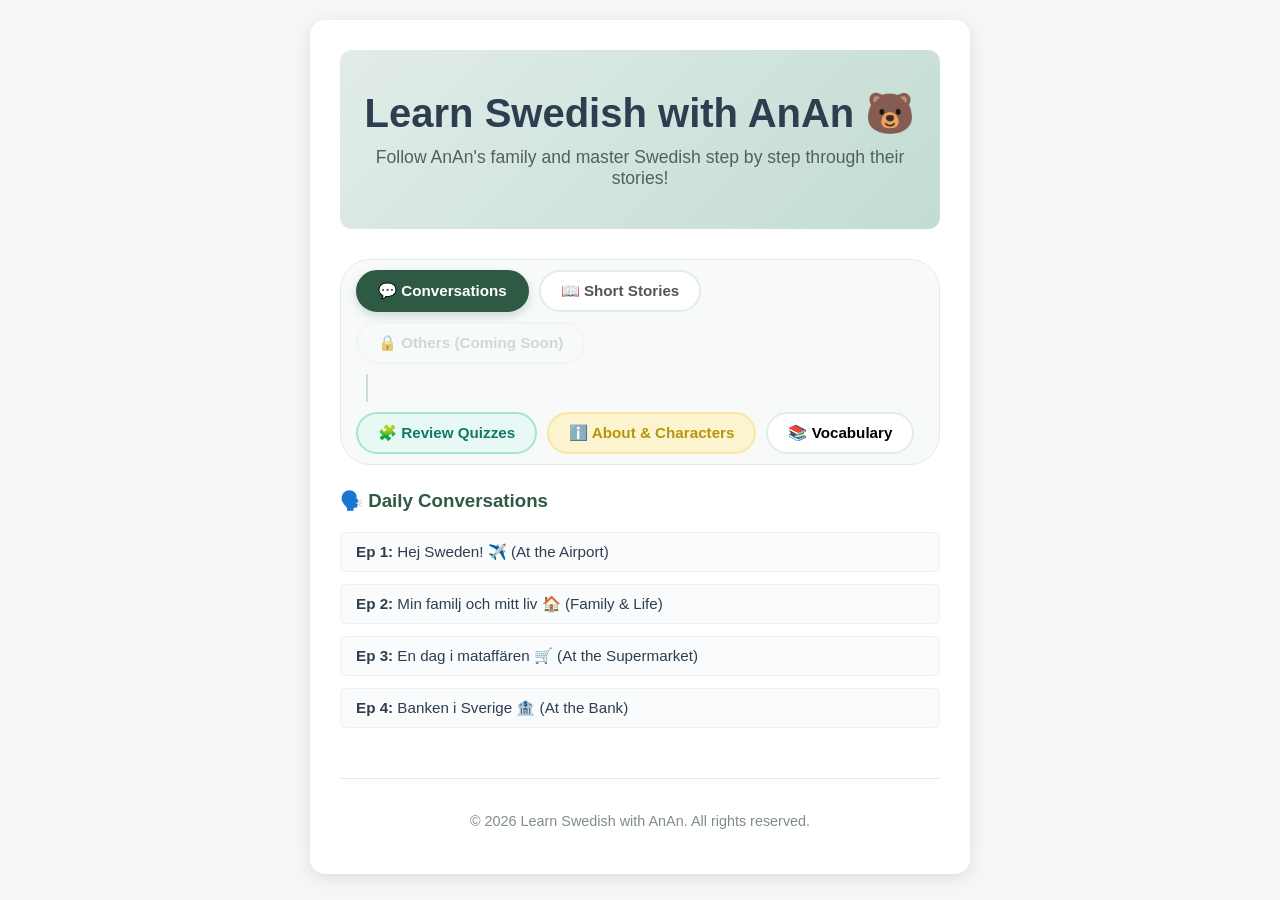
<file: index.html>
<!DOCTYPE html>
<html lang="en">
<head>
    <meta charset="UTF-8">
    <meta name="viewport" content="width=device-width, initial-scale=1.0">
    <title>Learn Swedish with AnAn 🐻</title>
    <link rel="stylesheet" href="css/style.css">
    <style>
        /* 🚀 Upgraded Navigation with Separator Grouping */
        .level-tabs {
            display: flex;
            align-items: center;
            gap: 10px;
            margin-bottom: 25px;
            flex-wrap: wrap;
            background-color: #f7faf9;
            padding: 10px 15px;
            border-radius: 30px;
            border: 1px solid #e2ece9;
        }
        
        /* The container for Main Path */
        .tab-group-main {
            display: flex;
            gap: 10px;
            flex-wrap: wrap;
        }

        /* The container for Support Utilities */
        .tab-group-support {
            display: flex;
            gap: 10px;
            flex-wrap: wrap;
        }

        /* 📐 Elegant Vertical Divider */
        .tab-divider {
            width: 2px;
            height: 28px;
            background-color: #cbdcd6;
            margin: 0 10px;
            align-self: center;
        }

        @media (max-width: 768px) {
            .tab-divider {
                display: none; /* Hide divider on small screens to let items wrap naturally */
            }
            .level-tabs {
                border-radius: 15px;
            }
        }

        .tab-btn {
            padding: 10px 20px;
            background-color: #ffffff;
            border: 2px solid #e2ece9;
            border-radius: 25px;
            cursor: pointer;
            font-weight: bold;
            color: #555;
            transition: all 0.2s ease;
            font-size: 0.95rem;
        }
        /* Default hover for active/clickable tabs */
        .tab-btn:not(.locked-tab):hover {
            background-color: #e2ece9;
        }
        /* Active state for tabs when clicked */
        .tab-btn.active {
            background-color: #2e5a44 !important;
            color: white !important;
            border-color: #2e5a44 !important;
            box-shadow: 0 4px 10px rgba(46, 90, 68, 0.2);
            opacity: 1 !important;
        }
        
        /* 🔒 LOCKED TAB BUTTONS styling */
        .tab-btn.locked-tab {
            background-color: #fafbfc !important;
            border-color: #eef2f0 !important;
            color: #b2c4bc !important;
            cursor: not-allowed;
            opacity: 0.6;
            box-shadow: none !important;
        }
        .tab-btn.locked-tab:hover {
            background-color: #fafbfc !important;
        }
        
        /* Special style for About tab when NOT active */
        .tab-btn.about-style {
            background-color: #fcf3cf;
            border-color: #f9e79f;
            color: #b7950b;
        }
        .tab-btn.about-style:hover {
            background-color: #f9e79f;
        }

        /* 🧩 Style for Quiz tab when NOT active */
        .tab-btn.quiz-style {
            background-color: #e8f8f5;
            border-color: #a3e4d7;
            color: #117a65;
        }
        .tab-btn.quiz-style:hover {
            background-color: #a3e4d7;
        }

        .level-content {
            display: none;
            animation: fadeIn 0.3s ease-in-out;
        }
        .level-content.active {
            display: block;
        }
        
        /* Active Unit Card */
        .unit-card {
            background: white;
            border: 1px solid #e2ece9;
            border-radius: 10px;
            padding: 20px;
            margin-bottom: 15px;
            box-shadow: 0 2px 5px rgba(0,0,0,0.02);
            transition: all 0.3s;
        }
        
        /* Locked Unit Card: Visual Muting */
        .unit-card.locked {
            background: #fafafa;
            border: 1px dashed #ccc;
            box-shadow: none;
            opacity: 0.5;
        }
        
        .unit-title {
            color: #2e5a44;
            margin-top: 0;
            margin-bottom: 10px;
            font-size: 1.2rem;
            border-bottom: 2px solid #f0f4f2;
            padding-bottom: 5px;
            display: flex;
            justify-content: space-between;
            align-items: center;
        }
        
        /* Locked Unit Title */
        .unit-card.locked .unit-title {
            color: #95a5a6;
            border-bottom: 2px dashed #e0e0e0;
        }

        .episode-list {
            list-style: none;
            padding: 0;
            margin: 0;
            display: grid;
            grid-template-columns: repeat(auto-fill, minmax(250px, 1fr));
            gap: 12px;
        }
        
        /* Active Episode Link */
        .episode-item a {
            display: block;
            padding: 10px 15px;
            background: #fafbfc;
            border: 1px solid #eef2f0;
            border-radius: 6px;
            color: #2c3e50;
            text-decoration: none;
            font-size: 0.95rem;
            transition: all 0.2s;
        }
        .episode-item a:hover {
            background: #2e5a44;
            color: white;
            transform: translateY(-2px);
        }
        
        /* Locked Episode Link */
        .episode-item.locked a {
            background: #f5f5f5 !important;
            color: #bdc3c7 !important;
            border: 1px solid #e5e5e5 !important;
            cursor: not-allowed;
            pointer-events: none;
            transform: none !important;
        }

        .locked-msg {
            color: #95a5a6;
            font-style: italic;
            text-align: center;
            padding: 40px 20px;
            background: #fafafa;
            border-radius: 8px;
            border: 1px dashed #ddd;
        }

        /* Characters Grid Styling */
        .char-grid {
            display: grid;
            grid-template-columns: repeat(auto-fit, minmax(220px, 1fr));
            gap: 20px;
            margin-top: 20px;
        }
        .char-card {
            background: #fff;
            border: 1px solid #e2ece9;
            border-radius: 12px;
            padding: 20px;
            text-align: center;
            display: flex;
            flex-direction: column;
            justify-content: space-between;
            align-items: center;
            box-shadow: 0 2px 5px rgba(0,0,0,0.02);
        }
        .char-avatar {
            font-size: 3.2rem;
            margin-bottom: 5px;
            display: inline-block;
        }
        .char-card h4 {
            margin: 5px 0 2px 0;
            color: #2c3e50;
            font-size: 1.1rem;
        }

        /* 🏷️ Badge Styling for Age & Adult Life */
        .badge {
            display: inline-block;
            padding: 2px 10px;
            font-size: 0.75rem;
            font-weight: bold;
            border-radius: 12px;
            margin: 4px 0 8px 0;
        }
        .badge-age {
            background-color: #ffe6e6;
            color: #e74c3c;
        }
        .badge-adult {
            background-color: #e8f8f5;
            color: #1abc9c;
        }

        /* 🎯 Bottom Topic Style */
        .char-topic {
            border-top: 1px dashed #e2ece9;
            padding-top: 10px;
            margin-top: 10px;
            font-size: 0.85rem;
            font-weight: bold;
            color: #c0392b;
            width: 100%;
        }

        /* 🎛️ Checkbox list style for customized quizzes */
        .quiz-config-container {
            background: #fafbfc;
            border: 1px solid #cbdcd6;
            border-radius: 12px;
            padding: 25px;
            margin-top: 20px;
            max-width: 650px;
            box-shadow: 0 4px 15px rgba(46, 90, 68, 0.03);
        }
        .quiz-select-label {
            display: block;
            font-weight: bold;
            color: #117a65;
            margin-bottom: 15px;
            font-size: 1.1rem;
        }
        .quiz-options-list {
            display: flex;
            flex-direction: column;
            gap: 12px;
            margin-bottom: 25px;
        }
        
        /* Checkbox Option Row */
        .quiz-option-item {
            display: flex;
            align-items: center;
            padding: 12px 15px;
            background: white;
            border: 2px solid #e2ece9;
            border-radius: 8px;
            cursor: pointer;
            transition: all 0.2s ease;
            user-select: none;
        }
        .quiz-option-item:hover:not(.locked-option) {
            border-color: #117a65;
            background-color: #f4faf8;
        }
        
        /* Modernized Checkbox */
        .quiz-option-item input[type="checkbox"] {
            width: 20px;
            height: 20px;
            margin-right: 15px;
            cursor: pointer;
            accent-color: #117a65;
        }
        
        .option-text {
            font-size: 0.95rem;
            color: #2c3e50;
            display: flex;
            align-items: center;
            gap: 8px;
        }

        /* Locked Checkbox Rows */
        .quiz-option-item.locked-option {
            background-color: #f6f8f7;
            border-color: #e6ecea;
            color: #9cb2a8;
            cursor: not-allowed;
            opacity: 0.7;
        }
        .quiz-option-item.locked-option .option-text {
            color: #9cb2a8;
        }
        .quiz-option-item.locked-option input[type="checkbox"] {
            cursor: not-allowed;
        }

        /* Dynamic Start Button */
        .quiz-start-btn {
            display: block;
            width: 100%;
            padding: 15px;
            background-color: #117a65;
            color: white;
            border: none;
            border-radius: 8px;
            font-size: 1.1rem;
            font-weight: bold;
            cursor: pointer;
            text-align: center;
            text-decoration: none;
            transition: all 0.2s ease;
        }
        .quiz-start-btn:hover {
            background-color: #0e6251;
            box-shadow: 0 4px 12px rgba(17, 122, 101, 0.2);
        }
        .quiz-start-btn:active {
            transform: scale(0.99);
        }
        .quiz-start-btn.disabled {
            background-color: #bdc3c7 !important;
            color: #fff !important;
            cursor: not-allowed;
            pointer-events: none;
            box-shadow: none !important;
        }

        @keyframes fadeIn {
            from { opacity: 0; transform: translateY(5px); }
            to { opacity: 1; transform: translateY(0); }
        }
    </style>
</head>
<body>

    <div class="container">
        <!-- Header Banner -->
        <div style="text-align: center; padding: 40px 20px; background: linear-gradient(135deg, #e2ece9 0%, #c2dcd3 100%); border-radius: 12px; margin-bottom: 30px;">
            <h1 style="font-size: 2.5rem; color: #2c3e50; margin: 0;">Learn Swedish with AnAn 🐻</h1>
            <p style="font-size: 1.1rem; color: #52615c; margin-top: 10px; margin-bottom: 0;">
                Follow AnAn's family and master Swedish step by step through their stories!
            </p>
        </div>

        <!-- 🚀 Tabs Selection -->
        <div class="level-tabs">
            <!-- 核心教学模块 -->
            <div class="tab-group-main">
                <!-- 1. 对话模块 -->
                <button class="tab-btn active" onclick="switchLevel('conversations', event)">💬 Conversations</button>
                
                <!-- 2. 短篇故事模块 -->
                <button class="tab-btn" onclick="switchLevel('stories', event)">📖 Short Stories</button>
                
                <!-- 3. 预留模块（锁定状态） -->
                <button class="tab-btn locked-tab" disabled style="opacity: 0.6; cursor: not-allowed;">🔒 Others (Coming Soon)</button>
            </div>
            
            <div class="tab-divider"></div>
            
            <!-- 辅助学习工具 -->
            <div class="tab-group-support">
                <button class="tab-btn quiz-style" onclick="switchLevel('quizzes', event)">🧩 Review Quizzes</button>
                <button class="tab-btn about-style" onclick="switchLevel('about', event)">ℹ️ About & Characters</button>
                <a href="vocabulary/vocabulary.html" class="tab-btn vocab-style" style="text-decoration:none; color:inherit;">📚 Vocabulary</a>
            </div>
        </div>

        <!-- 1. Conversations 模块内容 -->
        <div id="level-conversations" class="level-content active">
            <h3 style="color: #2e5a44; margin-bottom: 20px;">🗣️ Daily Conversations</h3>
            <ul class="episode-list" style="grid-template-columns: 1fr;">
                <li class="episode-item">
                    <a href="episodes/episode1.html"><strong>Ep 1:</strong> Hej Sweden! ✈️ (At the Airport)</a>
                </li>
                <li class="episode-item">
                    <a href="episodes/episode2.html"><strong>Ep 2:</strong> Min familj och mitt liv 🏠 (Family & Life)</a>
                </li>
                <li class="episode-item">
                    <a href="episodes/episode3.html"><strong>Ep 3:</strong> En dag i mataffären 🛒 (At the Supermarket)</a>
                </li> 
                <li class="episode-item">
                    <a href="episodes/episode4.html"><strong>Ep 4:</strong> Banken i Sverige 🏦 (At the Bank)</a>
                </li>
            </ul>
        </div>

        <!-- 2. Short Stories 模块内容 -->
        <div id="level-stories" class="level-content">
            <h3 style="color: #2e5a44; margin-bottom: 20px;">📚 Short Stories</h3>
            <ul class="episode-list" style="grid-template-columns: 1fr;">
                <li class="episode-item">
                    <a href="stories/lesson1.html"><strong>Lesson 1:</strong> Fika i Sverige ☕</a>
                </li>
                <li class="episode-item">
                    <a href="stories/story2.html"><strong>Story 2:</strong> (coming soon) 🌸</a>
                </li>
            </ul>
        </div>

        <!-- 3. Review Quizzes Section -->
        <div id="level-quizzes" class="level-content">
            <div class="unit-card" style="border-left: 4px solid #117a65; background: #fafbfc; margin-bottom: 25px;">
                <h3 style="color: #117a65; margin-top: 0;">🧩 Custom Review Center</h3>
                <p style="color: #555; line-height: 1.5; font-size: 0.95rem; margin-bottom: 0;">
                    Tailor your practice session. Tick the episodes you want to cover, and we will compile an instant challenge pool just for you!
                </p>
            </div>
            <div class="quiz-config-container">
                <span class="quiz-select-label">Choose episodes to include:</span>
                <div class="quiz-options-list">
                    <label class="quiz-option-item">
                        <input type="checkbox" name="quiz-episode" value="ep1" checked onchange="updateQuizSelection()">
                        <span class="option-text"><strong>Ep 1:</strong> Hej Sweden! ✈️ (Greetings & Airport)</span>
                    </label>
                    <label class="quiz-option-item locked-option">
                        <input type="checkbox" name="quiz-episode" value="ep2" disabled onchange="updateQuizSelection()">
                        <span class="option-text">🔒 <strong>Ep 2:</strong> My Family 🏡 (Requires Unit 1 Progression)</span>
                    </label>
                    <label class="quiz-option-item locked-option">
                        <input type="checkbox" name="quiz-episode" value="ep3" disabled onchange="updateQuizSelection()">
                        <span class="option-text">🔒 <strong>Ep 3:</strong> Counting Fika! ☕️ (Requires Unit 2 Unlock)</span>
                    </label>
                </div>
                <button id="start-quiz-btn" class="quiz-start-btn" onclick="launchQuiz()">🚀 Start Quiz (1 Episode Selected)</button>
            </div>
        </div>

        <!-- 4. Locked Content -->
        <div id="level-beginner" class="level-content"><div class="locked-msg"><h3>🌱 Beginner Course Locked</h3><p>Complete the Introductory Course first!</p></div></div>
        <div id="level-intermediate" class="level-content"><div class="locked-msg"><h3>🚀 Intermediate Course Locked</h3><p>Complete the Beginner Course first!</p></div></div>
        <div id="level-advanced" class="level-content"><div class="locked-msg"><h3>🏆 Advanced Course Locked</h3><p>Reach advanced Swedish skills!</p></div></div>

        <!-- 5. About & Characters -->
        <div id="level-about" class="level-content">
            <div class="unit-card" style="border-left: 4px solid #f1c40f; margin-bottom: 20px;">
                <h3 style="color: #2e5a44; margin-top: 0;">Welcome to Our Swedish Journey!</h3>
                <p style="line-height: 1.6; color: #555;">Start your Swedish journey by following a family's daily life in Sweden.</p>
            </div>
            
            <h3 style="color: #2e5a44; margin-bottom: 15px;">Meet AnAn's Family 🧑‍🤝‍🧑</h3>
            
            <div class="char-grid">
                <!-- NiuNiu -->
                <div class="char-card">
                    <div class="char-avatar">👧</div>
                    <h4>NiuNiu</h4>
                    <span class="badge badge-age">Age 6</span>
                    <p style="color: #666; font-size: 0.9rem; margin: 5px 0;">The youngest of the family. Curious and adorable.</p>
                    <div class="char-topic">
                        🎯 Colors, Numbers & Simple Words
                    </div>
                </div>

                <!-- AnAn -->
                <div class="char-card">
                    <div class="char-avatar">👦</div>
                    <h4>AnAn</h4>
                    <span class="badge badge-age">Age 10</span>
                    <p style="color: #666; font-size: 0.9rem; margin: 5px 0;">Full of energy, loves exploring and learning new things.</p>
                    <div class="char-topic">
                        🎯 School, Friends & Sports
                    </div>
                </div>

                <!-- Gigi -->
                <div class="char-card">
                    <div class="char-avatar">👱‍♀️</div>
                    <h4>Gigi</h4>
                    <span class="badge badge-age">Age 25</span>
                    <p style="color: #666; font-size: 0.9rem; margin: 5px 0;">The ambitious big sister stepping into the professional world.</p>
                    <div class="char-topic">
                        🎯 Work, Banking & Society
                    </div>
                </div>

                <!-- Jenny (Mom) -->
                <div class="char-card">
                    <div class="char-avatar">👩</div>
                    <h4>Jenny (Mom)</h4>
                    <span class="badge badge-adult">Adult Life</span>
                    <p style="color: #666; font-size: 0.9rem; margin: 5px 0;">The warm heart of the family, organizing day-to-day adventures.</p>
                    <div class="char-topic">
                        🎯 Shopping, Travel & Daily Life
                    </div>
                </div>

                <!-- Peter (Dad) -->
                <div class="char-card">
                    <div class="char-avatar">👨</div>
                    <h4>Peter (Dad)</h4>
                    <span class="badge badge-adult">Adult Life</span>
                    <p style="color: #666; font-size: 0.9rem; margin: 5px 0;">Empathetic, analytical, navigating life and administration in Sweden.</p>
                    <div class="char-topic">
                        🎯 Swedish Workplace & Finance
                    </div>
                </div>
            </div>



        <!-- 在 level-about 内部的最下方添加此卡片 -->
<div style="margin-top: 30px; padding: 20px 25px; background: #ffffff; border: 1px solid #e2ece9; border-left: 4px solid #117a65; border-radius: 8px; display: flex; align-items: center; justify-content: space-between; flex-wrap: wrap; gap: 15px;">
    <div>
        <h4 style="margin: 0 0 5px 0; color: #2e5a44; font-size: 1.05rem;">Got Feedback or Questions? ✉️</h4>
        <p style="margin: 0; color: #666; font-size: 0.9rem;">Help us improve your Swedish learning experience.</p>
    </div>
    <a href="mailto:museanan84@gmail.com" style="padding: 8px 18px; background-color: #e8f8f5; color: #117a65; border: 1px solid #a3e4d7; border-radius: 20px; text-decoration: none; font-weight: bold; font-size: 0.88rem; transition: all 0.2s;">
        Email Us: museanan84@gmail.com
    </a>
    </div>
</div>    <!-- 👈 3. level-about 选项卡内容在此处结束 -->
        
        <!-- Footer -->
        <div style="margin-top: 50px; text-align: center; color: #7f8c8d; font-size: 0.9rem; border-top: 1px solid #e2ece9; padding-top: 20px;">
            <p>© 2026 Learn Swedish with AnAn. All rights reserved.</p>
        </div>
    </div>

    <script>
        function switchLevel(levelId, event) {
            // 确保 event 对象存在
            if (!event) return;
            
            // 1. Switch Tab Active State
            const buttons = document.querySelectorAll('.tab-btn');
            buttons.forEach(btn => btn.classList.remove('active'));
            event.currentTarget.classList.add('active');

            // 2. Switch Visibility of Content
            const contents = document.querySelectorAll('.level-content');
            contents.forEach(content => content.classList.remove('active'));
            document.getElementById('level-' + levelId).classList.add('active');
        }

        function updateQuizSelection() {
            const checkboxes = document.querySelectorAll('input[name="quiz-episode"]:checked');
            const button = document.getElementById('start-quiz-btn');
            const count = checkboxes.length;

            if (count === 0) {
                button.innerText = "⚠️ Please select at least one episode";
                button.classList.add('disabled');
            } else {
                button.innerText = `🚀 Start Quiz (${count} Episode${count > 1 ? 's' : ''} Selected)`;
                button.classList.remove('disabled');
            }
        }

        function launchQuiz() {
            const checkboxes = document.querySelectorAll('input[name="quiz-episode"]:checked');
            if (checkboxes.length === 0) return;

            const selectedValues = Array.from(checkboxes).map(cb => cb.value);
            if (selectedValues.length === 1 && selectedValues[0] === 'ep1') {
                window.location.href = "quizzes/quiz_ep1.html";
            } else {
                window.location.href = `quizzes/custom_quiz.html?episodes=${selectedValues.join(',')}`;
            }
        }
    </script>
</body>
</html>
</file>
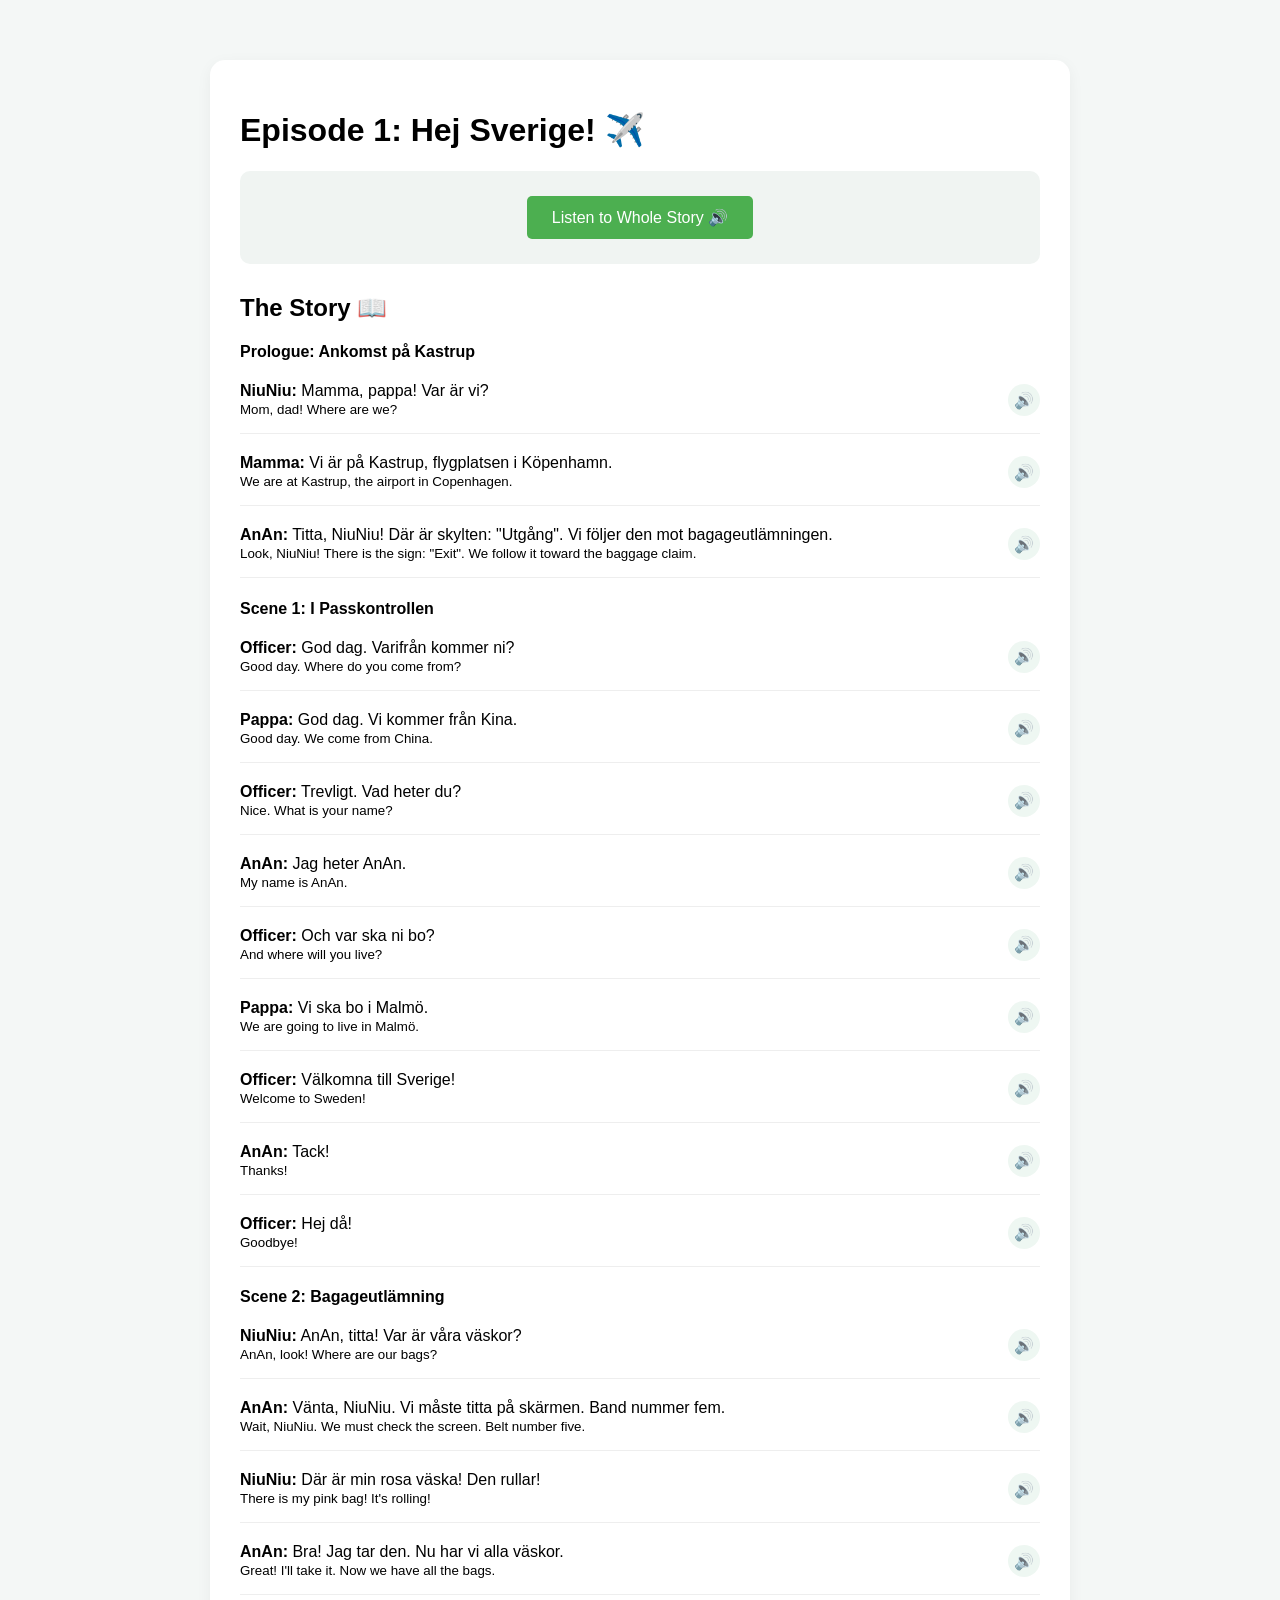
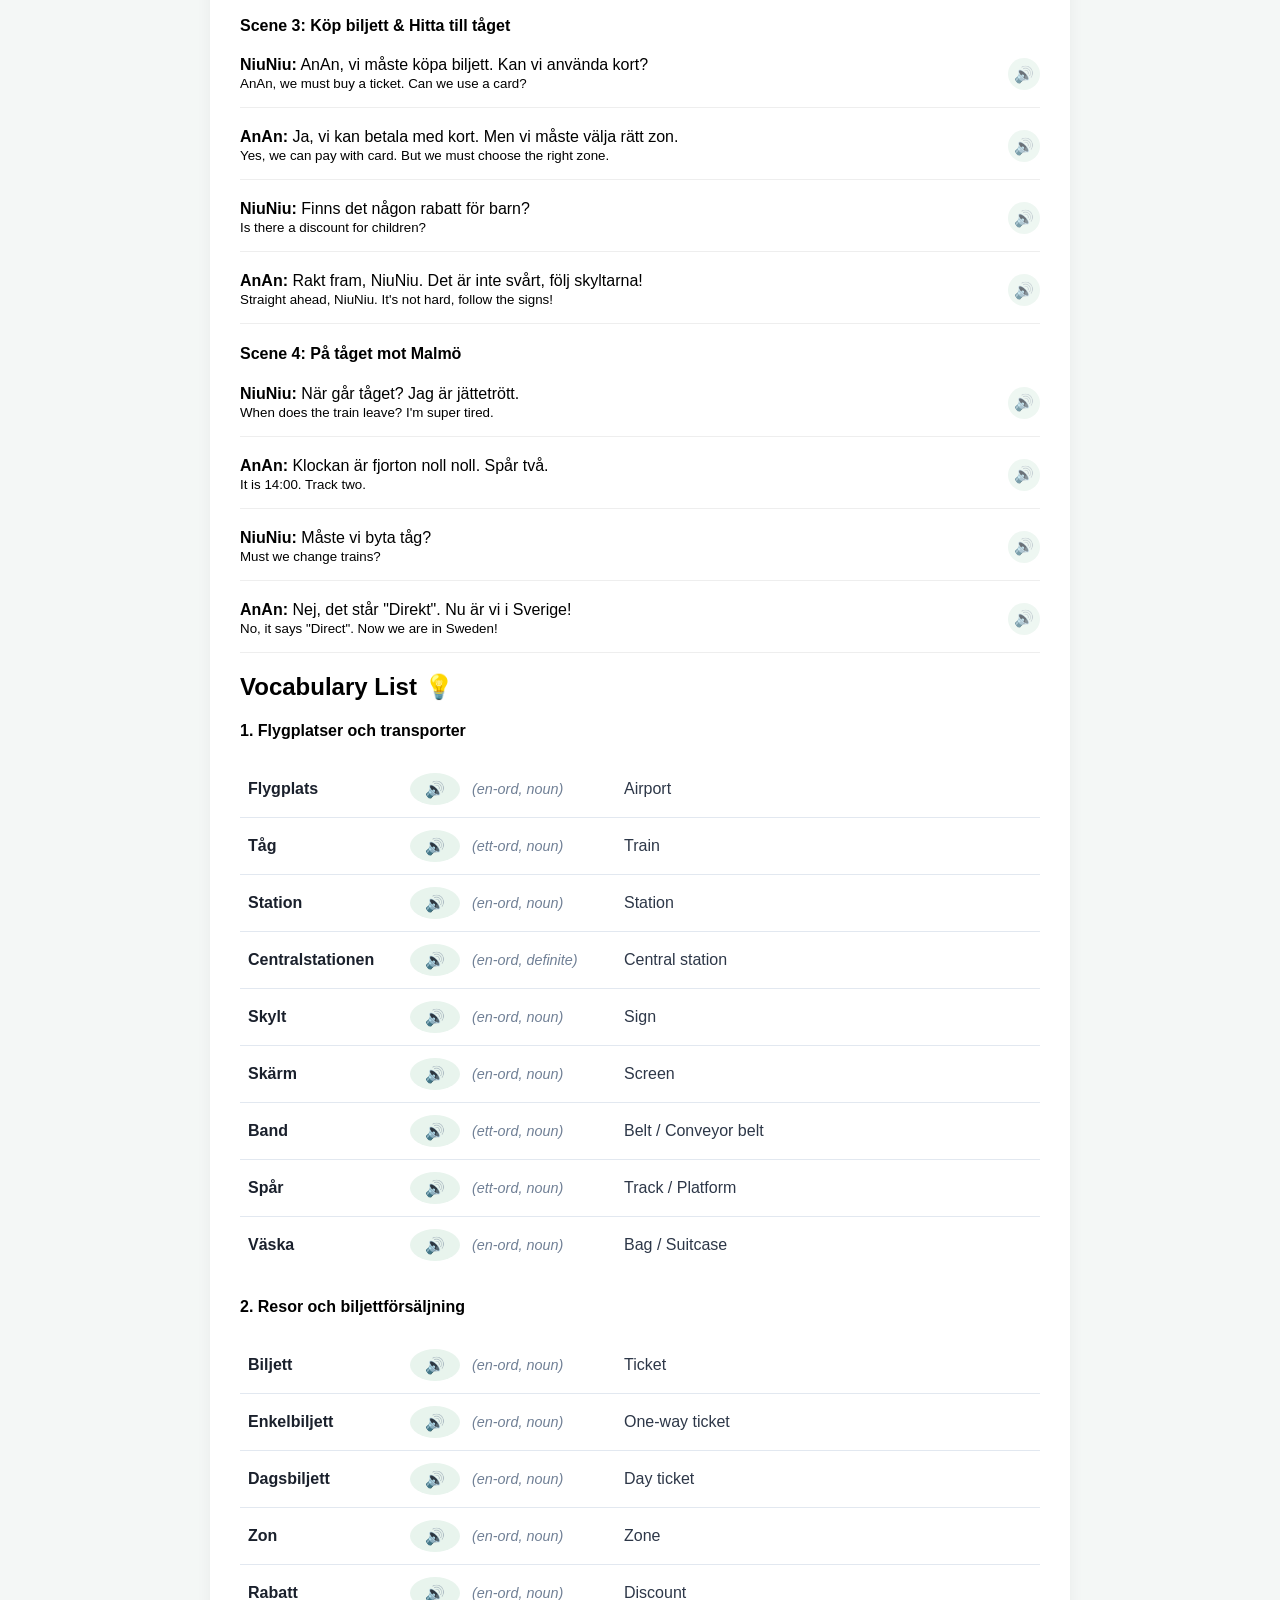
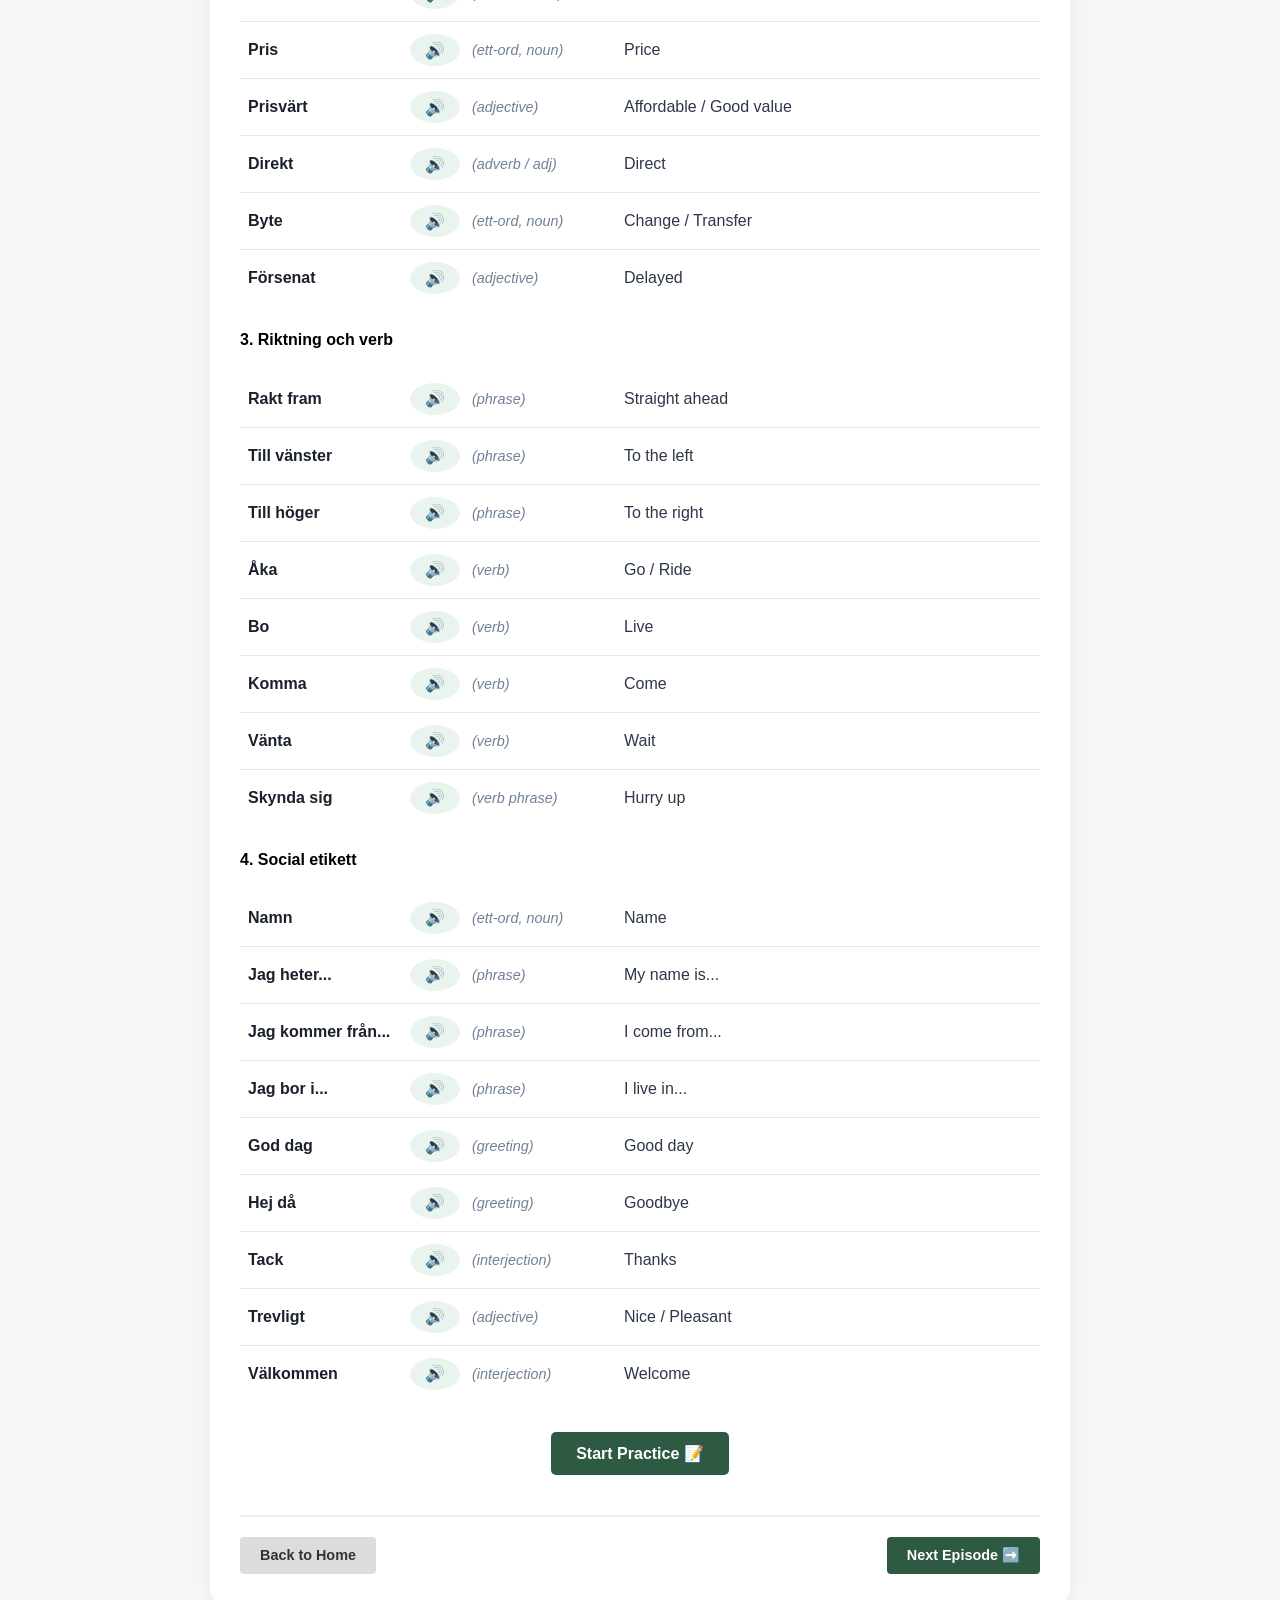
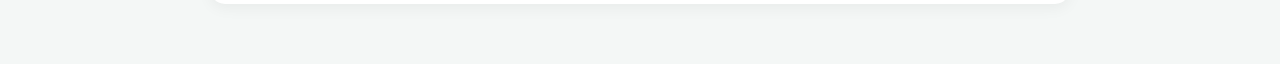
<file: episodes/episode1.html>
<!DOCTYPE html>
<html lang="sv">
<head>
    <meta charset="UTF-8">
    <title>Episode 1: Hej Sverige! | Learning Swedish</title>
    <link rel="stylesheet" href="../css/style.css">
    <style>
        .container { max-width: 800px; margin: 40px auto; padding: 30px; background: white; border-radius: 15px; box-shadow: 0 4px 15px rgba(0,0,0,0.05); }
        .audio-hero { background: #f0f4f2; padding: 25px; border-radius: 10px; text-align: center; margin-bottom: 30px; }
        .story-line { margin: 20px 0; padding-bottom: 15px; border-bottom: 1px solid #eee; display: flex; align-items: center; }
        .text-content { flex-grow: 1; }
        .speaker-icon { cursor: pointer; margin-left: 0; font-size: 1rem; vertical-align: middle; }
        
        /* === ✨ 替换后的干净单行 Vocabulary 样式（完全对齐 Lesson 1） === */
        .vocab-section ul,
        .vocab-list {
            list-style: none !important; /* 消除前面的小圆点 */
            padding-left: 0 !important;   /* 消除左侧默认缩进 */
            margin: 0 0 25px 0;
        }

        .vocab-item {
            display: flex;
            align-items: center;
            padding: 12px 8px;
            border-bottom: 1px solid #e2e8f0; /* 极简灰色下划线 */
            border-left: none !important;     /* 彻底去掉左边粗绿线 */
            background: transparent !important; /* 去掉大灰色背景框 */
            margin-bottom: 0;
            font-size: 1rem;
            gap: 12px;
        }

        .vocab-item:last-child {
            border-bottom: none;
        }

        .vocab-word {
            font-weight: 700;
            color: #1a202c;
            min-width: 150px; /* 固定的瑞典语单词列宽度 */
        }

        .vocab-tag {
            color: #718096;
            font-size: 0.9rem;
            font-style: italic;
            min-width: 140px; /* 固定的词性标签列宽度 */
        }

        .vocab-translation, .vocab-trans {
            color: #2d3748;
            flex-grow: 1;
            font-weight: normal; /* 取消原本粗体 */
            display: inline;    /* 确保在一行，不换行 */
            margin-top: 0;
        }

        .audio-btn, .speaker-icon {
            background: #e8f4ed;
            border: none;
            color: #2e5a44;
            border-radius: 50%;
            width: 32px;
            height: 32px;
            display: flex;
            align-items: center;
            justify-content: center;
            cursor: pointer;
            flex-shrink: 0;
        }
        /* ======================================================== */

        /* 练习及导航按钮样式 */
        .practice-btn { display: block; margin: 30px auto; padding: 12px 25px; background: #2e5a44; color: white; text-decoration: none; border-radius: 5px; width: fit-content; font-weight: bold; }
        .nav-footer { display: flex; justify-content: space-between; margin-top: 40px; padding-top: 20px; border-top: 2px solid #eee; }
        .nav-btn { padding: 10px 20px; text-decoration: none; border-radius: 4px; font-weight: bold; }
        .btn-home { background: #dcdcdc; color: #333; }
        .btn-next { background: #2e5a44; color: white; } 

        /* 高亮样式 */
        .highlight {
            background-color: #fff3cd;
            border-radius: 5px;
            transition: background-color 0.3s;
        }
    </style>
</head> 
<body>

<div class="container">
    <h1>Episode 1: Hej Sverige! ✈️</h1>

    <div class="audio-hero">
        <button onclick="togglePlayAll()">Listen to Whole Story 🔊</button>
    </div>

    <section>
        <h2>The Story 📖</h2>
        <h4>Prologue: Ankomst på Kastrup</h4>
        <div class="story-line"><div class="text-content"><b>NiuNiu:</b> Mamma, pappa! Var är vi?<br><small>Mom, dad! Where are we?</small></div><span class="speaker-icon" onclick="play('n1')">🔊</span></div>
        <div class="story-line"><div class="text-content"><b>Mamma:</b> Vi är på Kastrup, flygplatsen i Köpenhamn.<br><small>We are at Kastrup, the airport in Copenhagen.</small></div><span class="speaker-icon" onclick="play('m1')">🔊</span></div>
        <div class="story-line"><div class="text-content"><b>AnAn:</b> Titta, NiuNiu! Där är skylten: "Utgång". Vi följer den mot bagageutlämningen.<br><small>Look, NiuNiu! There is the sign: "Exit". We follow it toward the baggage claim.</small></div><span class="speaker-icon" onclick="play('a1')">🔊</span></div>
        
        <h4>Scene 1: I Passkontrollen</h4>
        <div class="story-line"><div class="text-content"><b>Officer:</b> God dag. Varifrån kommer ni?<br><small>Good day. Where do you come from?</small></div><span class="speaker-icon" onclick="play('h1')">🔊</span></div>
        <div class="story-line"><div class="text-content"><b>Pappa:</b> God dag. Vi kommer från Kina.<br><small>Good day. We come from China.</small></div><span class="speaker-icon" onclick="play('p1')">🔊</span></div>
        <div class="story-line"><div class="text-content"><b>Officer:</b> Trevligt. Vad heter du?<br><small>Nice. What is your name?</small></div><span class="speaker-icon" onclick="play('h2')">🔊</span></div>
        <div class="story-line"><div class="text-content"><b>AnAn:</b> Jag heter AnAn.<br><small>My name is AnAn.</small></div><span class="speaker-icon" onclick="play('a2')">🔊</span></div>
        <div class="story-line"><div class="text-content"><b>Officer:</b> Och var ska ni bo?<br><small>And where will you live?</small></div><span class="speaker-icon" onclick="play('h3')">🔊</span></div>
        <div class="story-line"><div class="text-content"><b>Pappa:</b> Vi ska bo i Malmö.<br><small>We are going to live in Malmö.</small></div><span class="speaker-icon" onclick="play('p2')">🔊</span></div>
        <div class="story-line"><div class="text-content"><b>Officer:</b> Välkomna till Sverige!<br><small>Welcome to Sweden!</small></div><span class="speaker-icon" onclick="play('h4')">🔊</span></div>
        <div class="story-line"><div class="text-content"><b>AnAn:</b> Tack!<br><small>Thanks!</small></div><span class="speaker-icon" onclick="play('a3')">🔊</span></div>
        <div class="story-line"><div class="text-content"><b>Officer:</b> Hej då!<br><small>Goodbye!</small></div><span class="speaker-icon" onclick="play('h5')">🔊</span></div>

        <h4>Scene 2: Bagageutlämning</h4>
        <div class="story-line"><div class="text-content"><b>NiuNiu:</b> AnAn, titta! Var är våra väskor?<br><small>AnAn, look! Where are our bags?</small></div><span class="speaker-icon" onclick="play('n2')">🔊</span></div>
        <div class="story-line"><div class="text-content"><b>AnAn:</b> Vänta, NiuNiu. Vi måste titta på skärmen. Band nummer fem.<br><small>Wait, NiuNiu. We must check the screen. Belt number five.</small></div><span class="speaker-icon" onclick="play('a4')">🔊</span></div>
        <div class="story-line"><div class="text-content"><b>NiuNiu:</b> Där är min rosa väska! Den rullar!<br><small>There is my pink bag! It's rolling!</small></div><span class="speaker-icon" onclick="play('n3')">🔊</span></div>
        <div class="story-line"><div class="text-content"><b>AnAn:</b> Bra! Jag tar den. Nu har vi alla väskor.<br><small>Great! I'll take it. Now we have all the bags.</small></div><span class="speaker-icon" onclick="play('a5')">🔊</span></div>

        <h4>Scene 3: Köp biljett & Hitta till tåget</h4>
        <div class="story-line"><div class="text-content"><b>NiuNiu:</b> AnAn, vi måste köpa biljett. Kan vi använda kort?<br><small>AnAn, we must buy a ticket. Can we use a card?</small></div><span class="speaker-icon" onclick="play('n4')">🔊</span></div>
        <div class="story-line"><div class="text-content"><b>AnAn:</b> Ja, vi kan betala med kort. Men vi måste välja rätt zon.<br><small>Yes, we can pay with card. But we must choose the right zone.</small></div><span class="speaker-icon" onclick="play('a6')">🔊</span></div>
        <div class="story-line"><div class="text-content"><b>NiuNiu:</b> Finns det någon rabatt för barn?<br><small>Is there a discount for children?</small></div><span class="speaker-icon" onclick="play('n5')">🔊</span></div>
        <div class="story-line"><div class="text-content"><b>AnAn:</b> Rakt fram, NiuNiu. Det är inte svårt, följ skyltarna!<br><small>Straight ahead, NiuNiu. It's not hard, follow the signs!</small></div><span class="speaker-icon" onclick="play('a7')">🔊</span></div>

        <h4>Scene 4: På tåget mot Malmö</h4>
        <div class="story-line"><div class="text-content"><b>NiuNiu:</b> När går tåget? Jag är jättetrött.<br><small>When does the train leave? I'm super tired.</small></div><span class="speaker-icon" onclick="play('n6')">🔊</span></div>
        <div class="story-line"><div class="text-content"><b>AnAn:</b> Klockan är fjorton noll noll. Spår två.<br><small>It is 14:00. Track two.</small></div><span class="speaker-icon" onclick="play('a8')">🔊</span></div>
        <div class="story-line"><div class="text-content"><b>NiuNiu:</b> Måste vi byta tåg?<br><small>Must we change trains?</small></div><span class="speaker-icon" onclick="play('n7')">🔊</span></div>
        <div class="story-line"><div class="text-content"><b>AnAn:</b> Nej, det står "Direkt". Nu är vi i Sverige!<br><small>No, it says "Direct". Now we are in Sweden!</small></div><span class="speaker-icon" onclick="play('a9')">🔊</span></div>
    </section>

   <section class="vocab-section">
    <h2>Vocabulary List 💡</h2>

    <h4>1. Flygplatser och transporter</h4>
    <ul class="vocab-list">
        <li class="vocab-item">
            <span class="vocab-word">Flygplats</span>
            <button class="audio-btn" title="Listen" onclick="play('v_flygplats')">🔊</button>
            <span class="vocab-tag">(en-ord, noun)</span>
            <span class="vocab-translation">Airport</span>
        </li>
        <li class="vocab-item">
            <span class="vocab-word">Tåg</span>
            <button class="audio-btn" title="Listen" onclick="play('v_tag')">🔊</button>
            <span class="vocab-tag">(ett-ord, noun)</span>
            <span class="vocab-translation">Train</span>
        </li>
        <li class="vocab-item">
            <span class="vocab-word">Station</span>
            <button class="audio-btn" title="Listen" onclick="play('v_station')">🔊</button>
            <span class="vocab-tag">(en-ord, noun)</span>
            <span class="vocab-translation">Station</span>
        </li>
        <li class="vocab-item">
            <span class="vocab-word">Centralstationen</span>
            <button class="audio-btn" title="Listen" onclick="play('v_central')">🔊</button>
            <span class="vocab-tag">(en-ord, definite)</span>
            <span class="vocab-translation">Central station</span>
        </li>
        <li class="vocab-item">
            <span class="vocab-word">Skylt</span>
            <button class="audio-btn" title="Listen" onclick="play('v_skylt')">🔊</button>
            <span class="vocab-tag">(en-ord, noun)</span>
            <span class="vocab-translation">Sign</span>
        </li>
        <li class="vocab-item">
            <span class="vocab-word">Skärm</span>
            <button class="audio-btn" title="Listen" onclick="play('v_skarm')">🔊</button>
            <span class="vocab-tag">(en-ord, noun)</span>
            <span class="vocab-translation">Screen</span>
        </li>
        <li class="vocab-item">
            <span class="vocab-word">Band</span>
            <button class="audio-btn" title="Listen" onclick="play('v_band')">🔊</button>
            <span class="vocab-tag">(ett-ord, noun)</span>
            <span class="vocab-translation">Belt / Conveyor belt</span>
        </li>
        <li class="vocab-item">
            <span class="vocab-word">Spår</span>
            <button class="audio-btn" title="Listen" onclick="play('v_spar')">🔊</button>
            <span class="vocab-tag">(ett-ord, noun)</span>
            <span class="vocab-translation">Track / Platform</span>
        </li>
        <li class="vocab-item">
            <span class="vocab-word">Väska</span>
            <button class="audio-btn" title="Listen" onclick="play('v_vaska')">🔊</button>
            <span class="vocab-tag">(en-ord, noun)</span>
            <span class="vocab-translation">Bag / Suitcase</span>
        </li>
    </ul>

    <h4>2. Resor och biljettförsäljning</h4>
    <ul class="vocab-list">
        <li class="vocab-item">
            <span class="vocab-word">Biljett</span>
            <button class="audio-btn" title="Listen" onclick="play('v_biljett')">🔊</button>
            <span class="vocab-tag">(en-ord, noun)</span>
            <span class="vocab-translation">Ticket</span>
        </li>
        <li class="vocab-item">
            <span class="vocab-word">Enkelbiljett</span>
            <button class="audio-btn" title="Listen" onclick="play('v_enkel')">🔊</button>
            <span class="vocab-tag">(en-ord, noun)</span>
            <span class="vocab-translation">One-way ticket</span>
        </li>
        <li class="vocab-item">
            <span class="vocab-word">Dagsbiljett</span>
            <button class="audio-btn" title="Listen" onclick="play('v_dags')">🔊</button>
            <span class="vocab-tag">(en-ord, noun)</span>
            <span class="vocab-translation">Day ticket</span>
        </li>
        <li class="vocab-item">
            <span class="vocab-word">Zon</span>
            <button class="audio-btn" title="Listen" onclick="play('v_zon')">🔊</button>
            <span class="vocab-tag">(en-ord, noun)</span>
            <span class="vocab-translation">Zone</span>
        </li>
        <li class="vocab-item">
            <span class="vocab-word">Rabatt</span>
            <button class="audio-btn" title="Listen" onclick="play('v_rabatt')">🔊</button>
            <span class="vocab-tag">(en-ord, noun)</span>
            <span class="vocab-translation">Discount</span>
        </li>
        <li class="vocab-item">
            <span class="vocab-word">Pris</span>
            <button class="audio-btn" title="Listen" onclick="play('v_pris')">🔊</button>
            <span class="vocab-tag">(ett-ord, noun)</span>
            <span class="vocab-translation">Price</span>
        </li>
        <li class="vocab-item">
            <span class="vocab-word">Prisvärt</span>
            <button class="audio-btn" title="Listen" onclick="play('v_prisvart')">🔊</button>
            <span class="vocab-tag">(adjective)</span>
            <span class="vocab-translation">Affordable / Good value</span>
        </li>
        <li class="vocab-item">
            <span class="vocab-word">Direkt</span>
            <button class="audio-btn" title="Listen" onclick="play('v_direkt')">🔊</button>
            <span class="vocab-tag">(adverb / adj)</span>
            <span class="vocab-translation">Direct</span>
        </li>
        <li class="vocab-item">
            <span class="vocab-word">Byte</span>
            <button class="audio-btn" title="Listen" onclick="play('v_byte')">🔊</button>
            <span class="vocab-tag">(ett-ord, noun)</span>
            <span class="vocab-translation">Change / Transfer</span>
        </li>
        <li class="vocab-item">
            <span class="vocab-word">Försenat</span>
            <button class="audio-btn" title="Listen" onclick="play('v_forsenat')">🔊</button>
            <span class="vocab-tag">(adjective)</span>
            <span class="vocab-translation">Delayed</span>
        </li>
    </ul>

    <h4>3. Riktning och verb</h4>
    <ul class="vocab-list">
        <li class="vocab-item">
            <span class="vocab-word">Rakt fram</span>
            <button class="audio-btn" title="Listen" onclick="play('v_rakt')">🔊</button>
            <span class="vocab-tag">(phrase)</span>
            <span class="vocab-translation">Straight ahead</span>
        </li>
        <li class="vocab-item">
            <span class="vocab-word">Till vänster</span>
            <button class="audio-btn" title="Listen" onclick="play('v_vanster')">🔊</button>
            <span class="vocab-tag">(phrase)</span>
            <span class="vocab-translation">To the left</span>
        </li>
        <li class="vocab-item">
            <span class="vocab-word">Till höger</span>
            <button class="audio-btn" title="Listen" onclick="play('v_hoger')">🔊</button>
            <span class="vocab-tag">(phrase)</span>
            <span class="vocab-translation">To the right</span>
        </li>
        <li class="vocab-item">
            <span class="vocab-word">Åka</span>
            <button class="audio-btn" title="Listen" onclick="play('v_aka')">🔊</button>
            <span class="vocab-tag">(verb)</span>
            <span class="vocab-translation">Go / Ride</span>
        </li>
        <li class="vocab-item">
            <span class="vocab-word">Bo</span>
            <button class="audio-btn" title="Listen" onclick="play('v_bo')">🔊</button>
            <span class="vocab-tag">(verb)</span>
            <span class="vocab-translation">Live</span>
        </li>
        <li class="vocab-item">
            <span class="vocab-word">Komma</span>
            <button class="audio-btn" title="Listen" onclick="play('v_komma')">🔊</button>
            <span class="vocab-tag">(verb)</span>
            <span class="vocab-translation">Come</span>
        </li>
        <li class="vocab-item">
            <span class="vocab-word">Vänta</span>
            <button class="audio-btn" title="Listen" onclick="play('v_vanta')">🔊</button>
            <span class="vocab-tag">(verb)</span>
            <span class="vocab-translation">Wait</span>
        </li>
        <li class="vocab-item">
            <span class="vocab-word">Skynda sig</span>
            <button class="audio-btn" title="Listen" onclick="play('v_skynda')">🔊</button>
            <span class="vocab-tag">(verb phrase)</span>
            <span class="vocab-translation">Hurry up</span>
        </li>
    </ul>

    <h4>4. Social etikett</h4>
    <ul class="vocab-list">
        <li class="vocab-item">
            <span class="vocab-word">Namn</span>
            <button class="audio-btn" title="Listen" onclick="play('v_namn')">🔊</button>
            <span class="vocab-tag">(ett-ord, noun)</span>
            <span class="vocab-translation">Name</span>
        </li>
        <li class="vocab-item">
            <span class="vocab-word">Jag heter...</span>
            <button class="audio-btn" title="Listen" onclick="play('v_heter')">🔊</button>
            <span class="vocab-tag">(phrase)</span>
            <span class="vocab-translation">My name is...</span>
        </li>
        <li class="vocab-item">
            <span class="vocab-word">Jag kommer från...</span>
            <button class="audio-btn" title="Listen" onclick="play('v_kommerfran')">🔊</button>
            <span class="vocab-tag">(phrase)</span>
            <span class="vocab-translation">I come from...</span>
        </li>
        <li class="vocab-item">
            <span class="vocab-word">Jag bor i...</span>
            <button class="audio-btn" title="Listen" onclick="play('v_bori')">🔊</button>
            <span class="vocab-tag">(phrase)</span>
            <span class="vocab-translation">I live in...</span>
        </li>
        <li class="vocab-item">
            <span class="vocab-word">God dag</span>
            <button class="audio-btn" title="Listen" onclick="play('v_goddag')">🔊</button>
            <span class="vocab-tag">(greeting)</span>
            <span class="vocab-translation">Good day</span>
        </li>
        <li class="vocab-item">
            <span class="vocab-word">Hej då</span>
            <button class="audio-btn" title="Listen" onclick="play('v_hejda')">🔊</button>
            <span class="vocab-tag">(greeting)</span>
            <span class="vocab-translation">Goodbye</span>
        </li>
        <li class="vocab-item">
            <span class="vocab-word">Tack</span>
            <button class="audio-btn" title="Listen" onclick="play('v_tack')">🔊</button>
            <span class="vocab-tag">(interjection)</span>
            <span class="vocab-translation">Thanks</span>
        </li>
        <li class="vocab-item">
            <span class="vocab-word">Trevligt</span>
            <button class="audio-btn" title="Listen" onclick="play('v_trevligt')">🔊</button>
            <span class="vocab-tag">(adjective)</span>
            <span class="vocab-translation">Nice / Pleasant</span>
        </li>
        <li class="vocab-item">
            <span class="vocab-word">Välkommen</span>
            <button class="audio-btn" title="Listen" onclick="play('v_valkommen')">🔊</button>
            <span class="vocab-tag">(interjection)</span>
            <span class="vocab-translation">Welcome</span>
        </li>
    </ul>
</section>
        <a href="practice1.html" class="practice-btn">Start Practice 📝</a>
        
        <div class="nav-footer">
            <a href="../index.html" class="nav-btn btn-home">Back to Home</a>
            <a href="episode2.html" class="nav-btn btn-next">Next Episode ➡️</a>
        </div>
    </section>
</div>

    <!-- 只要 script.js 包含你刚才在 Ep1 里写的逻辑，模板就无需再写代码了 -->
    <script src="../js/script.js"></script>
</body>
</html>
</file>
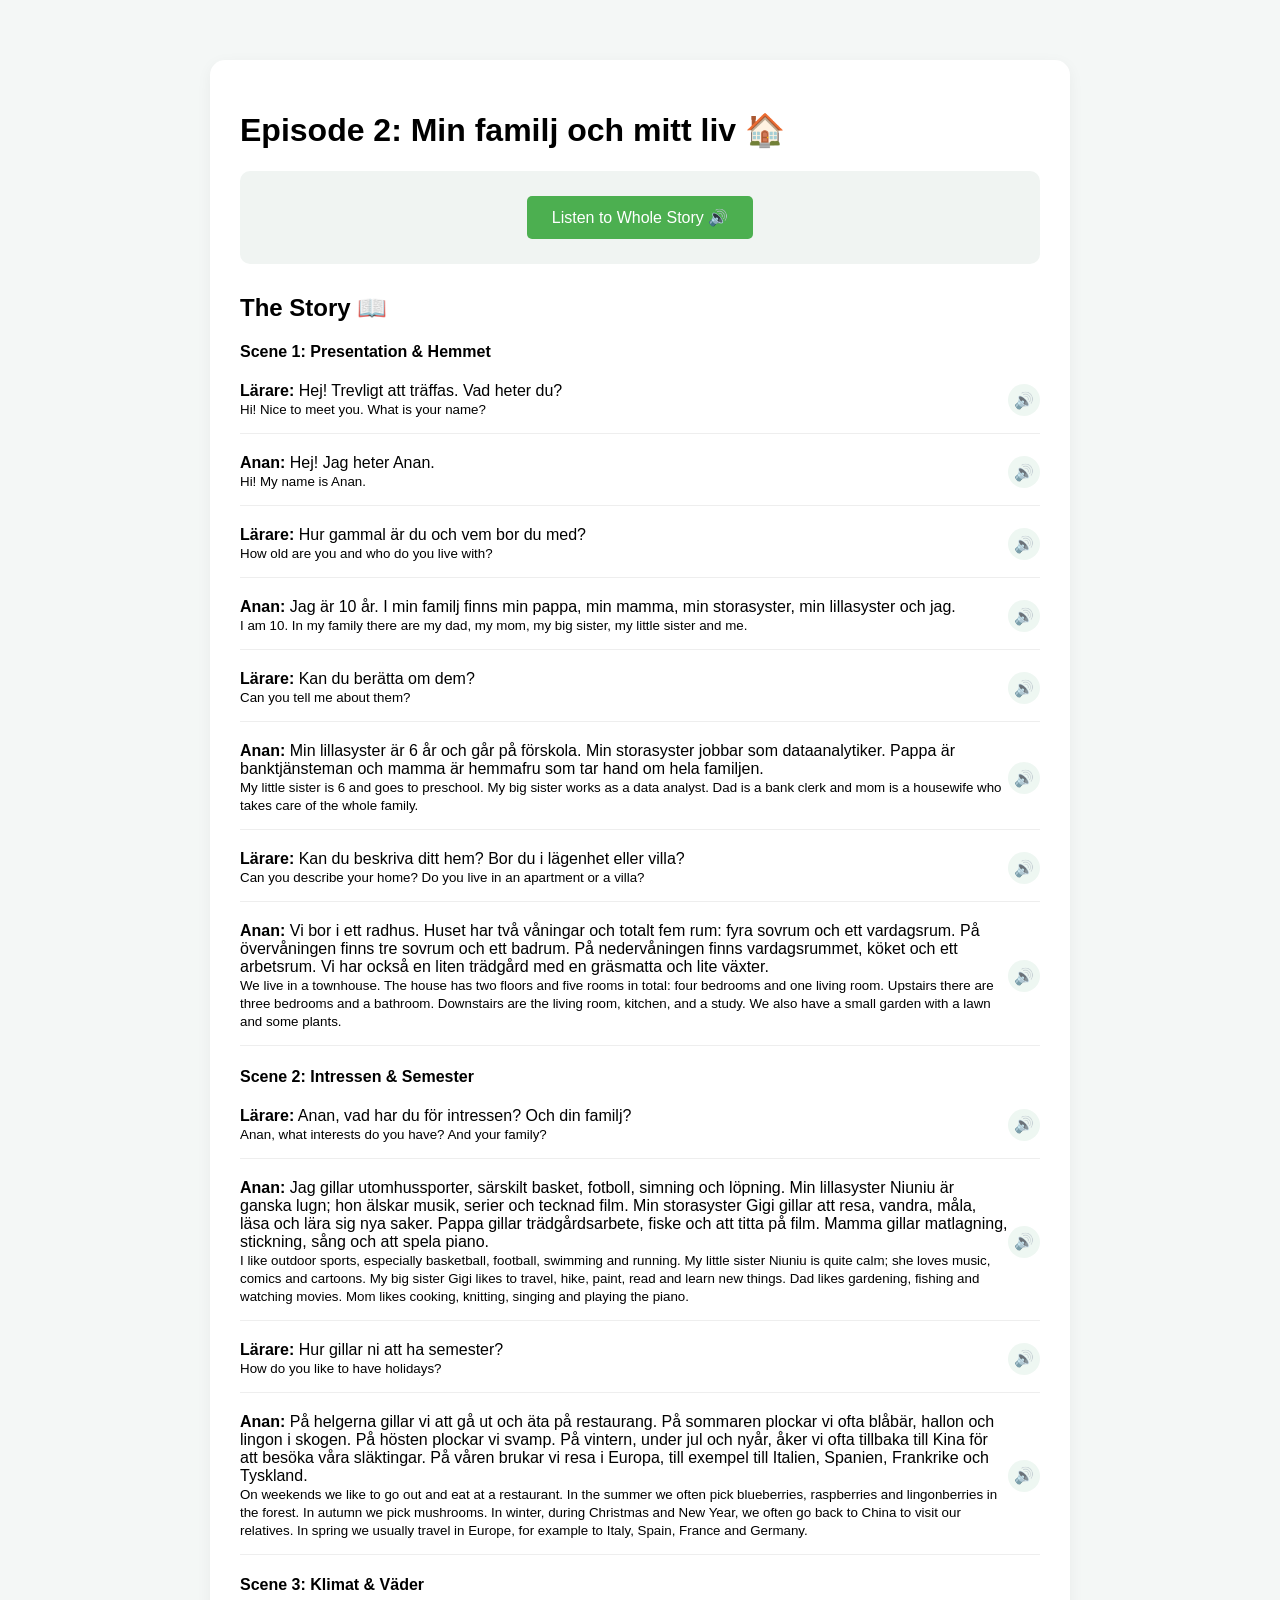
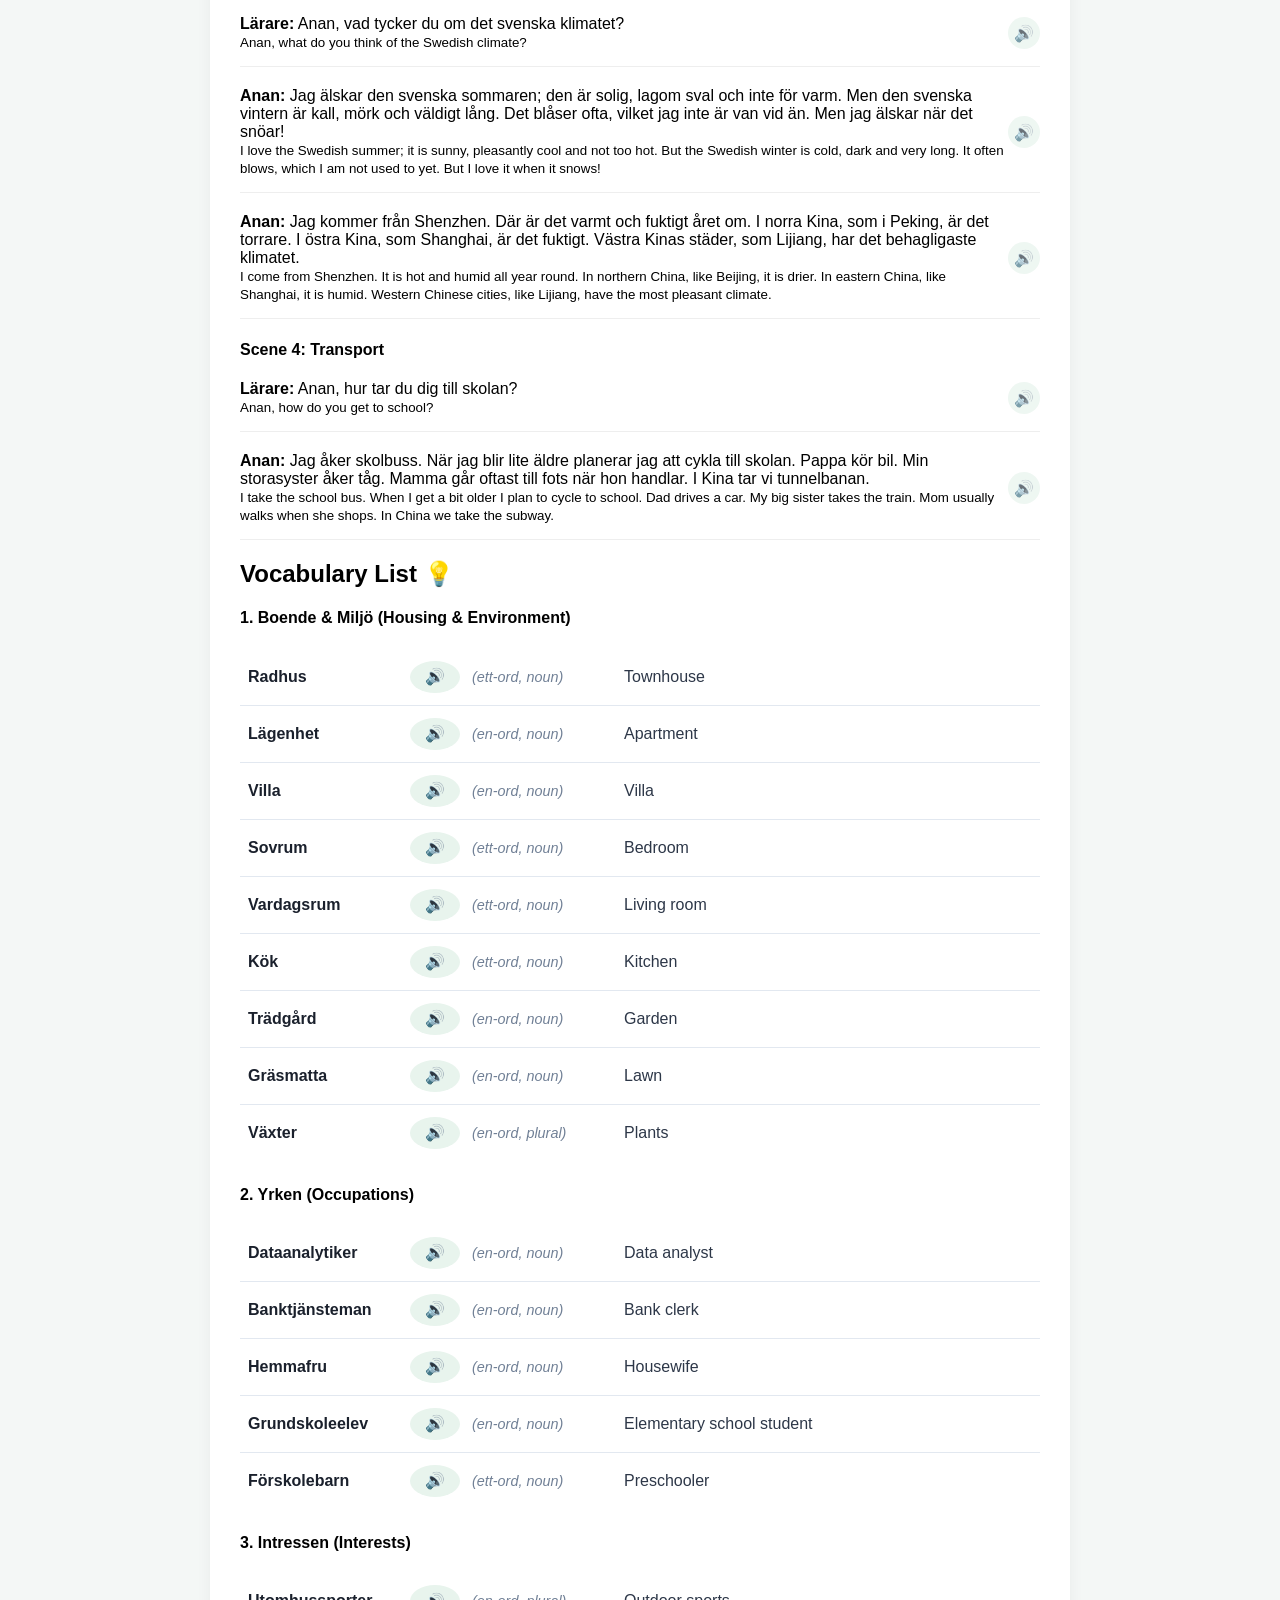
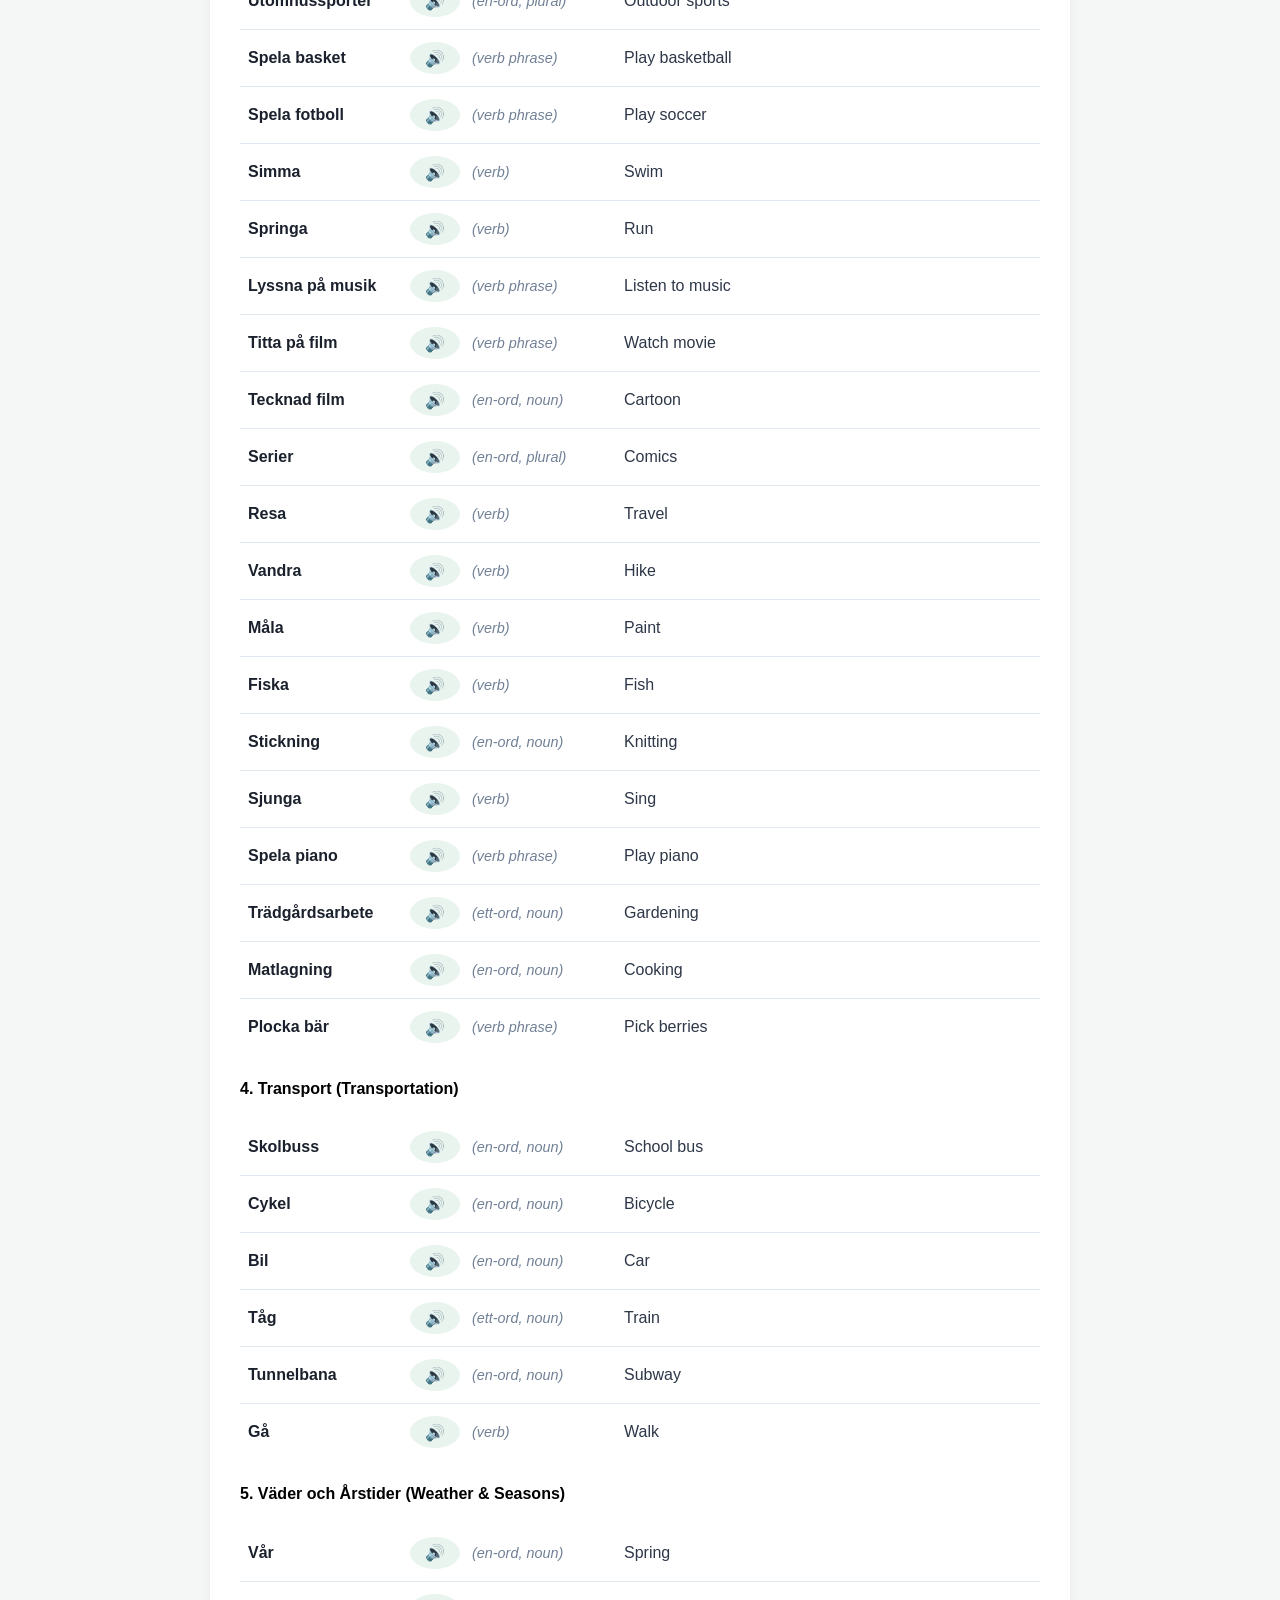
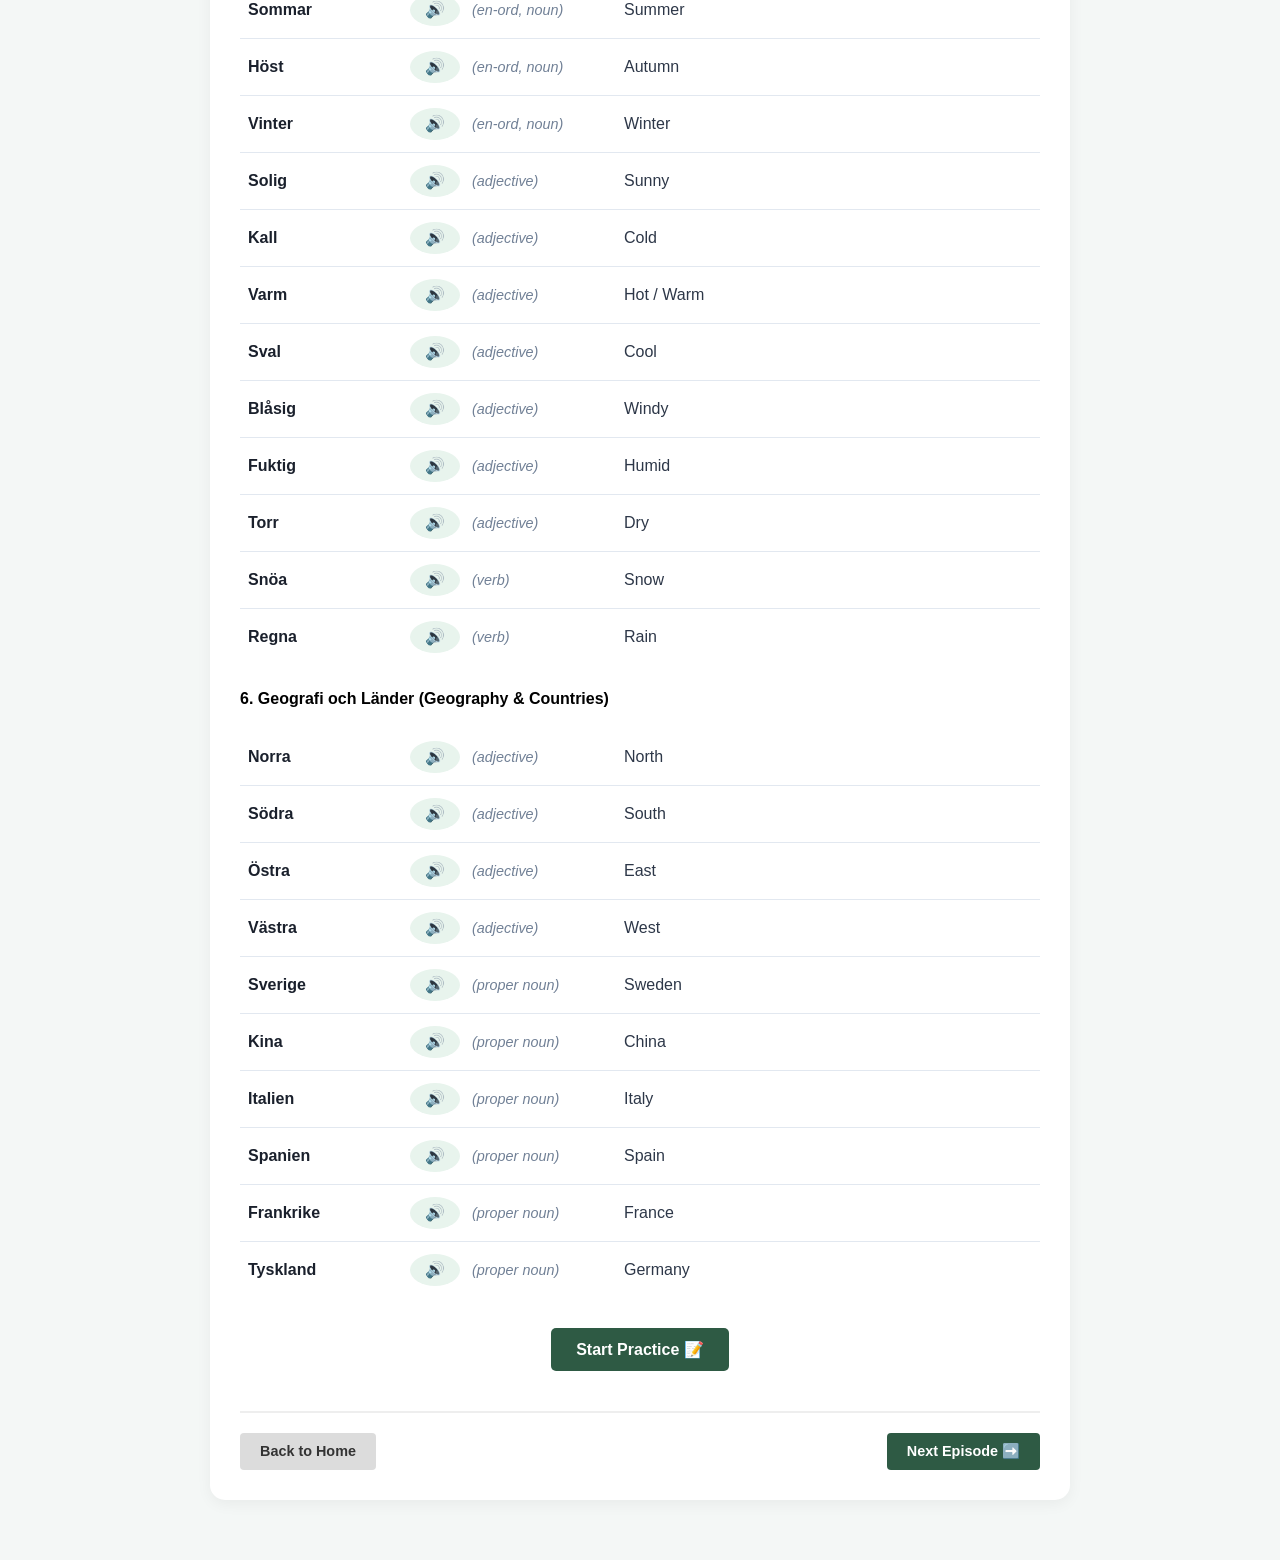
<file: episodes/episode2.html>
<!DOCTYPE html>
<html lang="sv">
<head>
    <meta charset="UTF-8">
    <title>Episode 2: Min familj och mitt liv | Learning Swedish</title>
    <link rel="stylesheet" href="../css/style.css">
   <style>
        .container { max-width: 800px; margin: 40px auto; padding: 30px; background: white; border-radius: 15px; box-shadow: 0 4px 15px rgba(0,0,0,0.05); }
        .audio-hero { background: #f0f4f2; padding: 25px; border-radius: 10px; text-align: center; margin-bottom: 30px; }
        .story-line { margin: 20px 0; padding-bottom: 15px; border-bottom: 1px solid #eee; display: flex; align-items: center; }
        .text-content { flex-grow: 1; }
        .speaker-icon { cursor: pointer; margin-left: 0; font-size: 1rem; vertical-align: middle; }
        
        /* === ✨ 替换后的干净单行 Vocabulary 样式（完全对齐 Lesson 1） === */
        .vocab-section ul,
        .vocab-list {
            list-style: none !important; /* 消除前面的小圆点 */
            padding-left: 0 !important;   /* 消除左侧默认缩进 */
            margin: 0 0 25px 0;
        }

        .vocab-item {
            display: flex;
            align-items: center;
            padding: 12px 8px;
            border-bottom: 1px solid #e2e8f0; /* 极简灰色下划线 */
            border-left: none !important;     /* 彻底去掉左边粗绿线 */
            background: transparent !important; /* 去掉大灰色背景框 */
            margin-bottom: 0;
            font-size: 1rem;
            gap: 12px;
        }

        .vocab-item:last-child {
            border-bottom: none;
        }

        .vocab-word {
            font-weight: 700;
            color: #1a202c;
            min-width: 150px; /* 固定的瑞典语单词列宽度 */
        }

        .vocab-tag {
            color: #718096;
            font-size: 0.9rem;
            font-style: italic;
            min-width: 140px; /* 固定的词性标签列宽度 */
        }

        .vocab-translation, .vocab-trans {
            color: #2d3748;
            flex-grow: 1;
            font-weight: normal; /* 取消原本粗体 */
            display: inline;    /* 确保在一行，不换行 */
            margin-top: 0;
        }

        .audio-btn, .speaker-icon {
            background: #e8f4ed;
            border: none;
            color: #2e5a44;
            border-radius: 50%;
            width: 32px;
            height: 32px;
            display: flex;
            align-items: center;
            justify-content: center;
            cursor: pointer;
            flex-shrink: 0;
        }
        /* ======================================================== */

        /* 练习及导航按钮样式 */
        .practice-btn { display: block; margin: 30px auto; padding: 12px 25px; background: #2e5a44; color: white; text-decoration: none; border-radius: 5px; width: fit-content; font-weight: bold; }
        .nav-footer { display: flex; justify-content: space-between; margin-top: 40px; padding-top: 20px; border-top: 2px solid #eee; }
        .nav-btn { padding: 10px 20px; text-decoration: none; border-radius: 4px; font-weight: bold; }
        .btn-home { background: #dcdcdc; color: #333; }
        .btn-next { background: #2e5a44; color: white; } 

        /* 高亮样式 */
        .highlight {
            background-color: #fff3cd;
            border-radius: 5px;
            transition: background-color 0.3s;
        }
    </style>
</head> 
<body>

<div class="container">
    <h1>Episode 2: Min familj och mitt liv 🏠</h1>

    <div class="audio-hero">
        <button onclick="togglePlayAll()">Listen to Whole Story 🔊</button>
    </div>

    <section>
        <h2>The Story 📖</h2>
        
        <h4>Scene 1: Presentation & Hemmet</h4>
        <div class="story-line"><div class="text-content"><b>Lärare:</b> Hej! Trevligt att träffas. Vad heter du?<br><small>Hi! Nice to meet you. What is your name?</small></div><span class="speaker-icon" onclick="play('ep2_1')">🔊</span></div>
        <div class="story-line"><div class="text-content"><b>Anan:</b> Hej! Jag heter Anan.<br><small>Hi! My name is Anan.</small></div><span class="speaker-icon" onclick="play('ep2_2')">🔊</span></div>
        <div class="story-line"><div class="text-content"><b>Lärare:</b> Hur gammal är du och vem bor du med?<br><small>How old are you and who do you live with?</small></div><span class="speaker-icon" onclick="play('ep2_3')">🔊</span></div>
        <div class="story-line"><div class="text-content"><b>Anan:</b> Jag är 10 år. I min familj finns min pappa, min mamma, min storasyster, min lillasyster och jag.<br><small>I am 10. In my family there are my dad, my mom, my big sister, my little sister and me.</small></div><span class="speaker-icon" onclick="play('ep2_4')">🔊</span></div>
        <div class="story-line"><div class="text-content"><b>Lärare:</b> Kan du berätta om dem?<br><small>Can you tell me about them?</small></div><span class="speaker-icon" onclick="play('ep2_5')">🔊</span></div>
        <div class="story-line"><div class="text-content"><b>Anan:</b> Min lillasyster är 6 år och går på förskola. Min storasyster jobbar som dataanalytiker. Pappa är banktjänsteman och mamma är hemmafru som tar hand om hela familjen.<br><small>My little sister is 6 and goes to preschool. My big sister works as a data analyst. Dad is a bank clerk and mom is a housewife who takes care of the whole family.</small></div><span class="speaker-icon" onclick="play('ep2_6')">🔊</span></div>
        <div class="story-line"><div class="text-content"><b>Lärare:</b> Kan du beskriva ditt hem? Bor du i lägenhet eller villa?<br><small>Can you describe your home? Do you live in an apartment or a villa?</small></div><span class="speaker-icon" onclick="play('ep2_7')">🔊</span></div>
        <div class="story-line"><div class="text-content"><b>Anan:</b> Vi bor i ett radhus. Huset har två våningar och totalt fem rum: fyra sovrum och ett vardagsrum. På övervåningen finns tre sovrum och ett badrum. På nedervåningen finns vardagsrummet, köket och ett arbetsrum. Vi har också en liten trädgård med en gräsmatta och lite växter.<br><small>We live in a townhouse. The house has two floors and five rooms in total: four bedrooms and one living room. Upstairs there are three bedrooms and a bathroom. Downstairs are the living room, kitchen, and a study. We also have a small garden with a lawn and some plants.</small></div><span class="speaker-icon" onclick="play('ep2_8')">🔊</span></div>

        <h4>Scene 2: Intressen & Semester</h4>
        <div class="story-line"><div class="text-content"><b>Lärare:</b> Anan, vad har du för intressen? Och din familj?<br><small>Anan, what interests do you have? And your family?</small></div><span class="speaker-icon" onclick="play('ep2_9')">🔊</span></div>
        <div class="story-line"><div class="text-content"><b>Anan:</b> Jag gillar utomhussporter, särskilt basket, fotboll, simning och löpning. Min lillasyster Niuniu är ganska lugn; hon älskar musik, serier och tecknad film. Min storasyster Gigi gillar att resa, vandra, måla, läsa och lära sig nya saker. Pappa gillar trädgårdsarbete, fiske och att titta på film. Mamma gillar matlagning, stickning, sång och att spela piano.<br><small>I like outdoor sports, especially basketball, football, swimming and running. My little sister Niuniu is quite calm; she loves music, comics and cartoons. My big sister Gigi likes to travel, hike, paint, read and learn new things. Dad likes gardening, fishing and watching movies. Mom likes cooking, knitting, singing and playing the piano.</small></div><span class="speaker-icon" onclick="play('ep2_10')">🔊</span></div>
        <div class="story-line"><div class="text-content"><b>Lärare:</b> Hur gillar ni att ha semester?<br><small>How do you like to have holidays?</small></div><span class="speaker-icon" onclick="play('ep2_11')">🔊</span></div>
        <div class="story-line"><div class="text-content"><b>Anan:</b> På helgerna gillar vi att gå ut och äta på restaurang. På sommaren plockar vi ofta blåbär, hallon och lingon i skogen. På hösten plockar vi svamp. På vintern, under jul och nyår, åker vi ofta tillbaka till Kina för att besöka våra släktingar. På våren brukar vi resa i Europa, till exempel till Italien, Spanien, Frankrike och Tyskland.<br><small>On weekends we like to go out and eat at a restaurant. In the summer we often pick blueberries, raspberries and lingonberries in the forest. In autumn we pick mushrooms. In winter, during Christmas and New Year, we often go back to China to visit our relatives. In spring we usually travel in Europe, for example to Italy, Spain, France and Germany.</small></div><span class="speaker-icon" onclick="play('ep2_12')">🔊</span></div>

        <h4>Scene 3: Klimat & Väder</h4>
        <div class="story-line"><div class="text-content"><b>Lärare:</b> Anan, vad tycker du om det svenska klimatet?<br><small>Anan, what do you think of the Swedish climate?</small></div><span class="speaker-icon" onclick="play('ep2_13')">🔊</span></div>
        <div class="story-line"><div class="text-content"><b>Anan:</b> Jag älskar den svenska sommaren; den är solig, lagom sval och inte för varm. Men den svenska vintern är kall, mörk och väldigt lång. Det blåser ofta, vilket jag inte är van vid än. Men jag älskar när det snöar!<br><small>I love the Swedish summer; it is sunny, pleasantly cool and not too hot. But the Swedish winter is cold, dark and very long. It often blows, which I am not used to yet. But I love it when it snows!</small></div><span class="speaker-icon" onclick="play('ep2_14')">🔊</span></div>
        <div class="story-line"><div class="text-content"><b>Anan:</b> Jag kommer från Shenzhen. Där är det varmt och fuktigt året om. I norra Kina, som i Peking, är det torrare. I östra Kina, som Shanghai, är det fuktigt. Västra Kinas städer, som Lijiang, har det behagligaste klimatet.<br><small>I come from Shenzhen. It is hot and humid all year round. In northern China, like Beijing, it is drier. In eastern China, like Shanghai, it is humid. Western Chinese cities, like Lijiang, have the most pleasant climate.</small></div><span class="speaker-icon" onclick="play('ep2_15')">🔊</span></div>

        <h4>Scene 4: Transport</h4>
        <div class="story-line"><div class="text-content"><b>Lärare:</b> Anan, hur tar du dig till skolan?<br><small>Anan, how do you get to school?</small></div><span class="speaker-icon" onclick="play('ep2_16')">🔊</span></div>
        <div class="story-line"><div class="text-content"><b>Anan:</b> Jag åker skolbuss. När jag blir lite äldre planerar jag att cykla till skolan. Pappa kör bil. Min storasyster åker tåg. Mamma går oftast till fots när hon handlar. I Kina tar vi tunnelbanan.<br><small>I take the school bus. When I get a bit older I plan to cycle to school. Dad drives a car. My big sister takes the train. Mom usually walks when she shops. In China we take the subway.</small></div><span class="speaker-icon" onclick="play('ep2_17')">🔊</span></div>
    </section>

 <section class="vocab-section">
    <h2>Vocabulary List 💡</h2>

    <h4>1. Boende & Miljö (Housing & Environment)</h4>
    <ul class="vocab-list">
        <li class="vocab-item">
            <span class="vocab-word">Radhus</span>
            <button class="audio-btn" title="Listen" onclick="play('v_radhus')">🔊</button>
            <span class="vocab-tag">(ett-ord, noun)</span>
            <span class="vocab-trans">Townhouse</span>
        </li>
        <li class="vocab-item">
            <span class="vocab-word">Lägenhet</span>
            <button class="audio-btn" title="Listen" onclick="play('v_lagenhet')">🔊</button>
            <span class="vocab-tag">(en-ord, noun)</span>
            <span class="vocab-trans">Apartment</span>
        </li>
        <li class="vocab-item">
            <span class="vocab-word">Villa</span>
            <button class="audio-btn" title="Listen" onclick="play('v_villa')">🔊</button>
            <span class="vocab-tag">(en-ord, noun)</span>
            <span class="vocab-trans">Villa</span>
        </li>
        <li class="vocab-item">
            <span class="vocab-word">Sovrum</span>
            <button class="audio-btn" title="Listen" onclick="play('v_sovrum')">🔊</button>
            <span class="vocab-tag">(ett-ord, noun)</span>
            <span class="vocab-trans">Bedroom</span>
        </li>
        <li class="vocab-item">
            <span class="vocab-word">Vardagsrum</span>
            <button class="audio-btn" title="Listen" onclick="play('v_vardagsrum')">🔊</button>
            <span class="vocab-tag">(ett-ord, noun)</span>
            <span class="vocab-trans">Living room</span>
        </li>
        <li class="vocab-item">
            <span class="vocab-word">Kök</span>
            <button class="audio-btn" title="Listen" onclick="play('v_kok')">🔊</button>
            <span class="vocab-tag">(ett-ord, noun)</span>
            <span class="vocab-trans">Kitchen</span>
        </li>
        <li class="vocab-item">
            <span class="vocab-word">Trädgård</span>
            <button class="audio-btn" title="Listen" onclick="play('v_tradgard')">🔊</button>
            <span class="vocab-tag">(en-ord, noun)</span>
            <span class="vocab-trans">Garden</span>
        </li>
        <li class="vocab-item">
            <span class="vocab-word">Gräsmatta</span>
            <button class="audio-btn" title="Listen" onclick="play('v_grasmatta')">🔊</button>
            <span class="vocab-tag">(en-ord, noun)</span>
            <span class="vocab-trans">Lawn</span>
        </li>
        <li class="vocab-item">
            <span class="vocab-word">Växter</span>
            <button class="audio-btn" title="Listen" onclick="play('v_vaxter')">🔊</button>
            <span class="vocab-tag">(en-ord, plural)</span>
            <span class="vocab-trans">Plants</span>
        </li>
    </ul>

    <h4>2. Yrken (Occupations)</h4>
    <ul class="vocab-list">
        <li class="vocab-item">
            <span class="vocab-word">Dataanalytiker</span>
            <button class="audio-btn" title="Listen" onclick="play('v_data')">🔊</button>
            <span class="vocab-tag">(en-ord, noun)</span>
            <span class="vocab-trans">Data analyst</span>
        </li>
        <li class="vocab-item">
            <span class="vocab-word">Banktjänsteman</span>
            <button class="audio-btn" title="Listen" onclick="play('v_bank')">🔊</button>
            <span class="vocab-tag">(en-ord, noun)</span>
            <span class="vocab-trans">Bank clerk</span>
        </li>
        <li class="vocab-item">
            <span class="vocab-word">Hemmafru</span>
            <button class="audio-btn" title="Listen" onclick="play('v_hemmafru')">🔊</button>
            <span class="vocab-tag">(en-ord, noun)</span>
            <span class="vocab-trans">Housewife</span>
        </li>
        <li class="vocab-item">
            <span class="vocab-word">Grundskoleelev</span>
            <button class="audio-btn" title="Listen" onclick="play('v_elev')">🔊</button>
            <span class="vocab-tag">(en-ord, noun)</span>
            <span class="vocab-trans">Elementary school student</span>
        </li>
        <li class="vocab-item">
            <span class="vocab-word">Förskolebarn</span>
            <button class="audio-btn" title="Listen" onclick="play('v_forskola')">🔊</button>
            <span class="vocab-tag">(ett-ord, noun)</span>
            <span class="vocab-trans">Preschooler</span>
        </li>
    </ul>

    <h4>3. Intressen (Interests)</h4>
    <ul class="vocab-list">
        <li class="vocab-item">
            <span class="vocab-word">Utomhussporter</span>
            <button class="audio-btn" title="Listen" onclick="play('v_sport')">🔊</button>
            <span class="vocab-tag">(en-ord, plural)</span>
            <span class="vocab-trans">Outdoor sports</span>
        </li>
        <li class="vocab-item">
            <span class="vocab-word">Spela basket</span>
            <button class="audio-btn" title="Listen" onclick="play('v_basket')">🔊</button>
            <span class="vocab-tag">(verb phrase)</span>
            <span class="vocab-trans">Play basketball</span>
        </li>
        <li class="vocab-item">
            <span class="vocab-word">Spela fotboll</span>
            <button class="audio-btn" title="Listen" onclick="play('v_fotboll')">🔊</button>
            <span class="vocab-tag">(verb phrase)</span>
            <span class="vocab-trans">Play soccer</span>
        </li>
        <li class="vocab-item">
            <span class="vocab-word">Simma</span>
            <button class="audio-btn" title="Listen" onclick="play('v_simma')">🔊</button>
            <span class="vocab-tag">(verb)</span>
            <span class="vocab-trans">Swim</span>
        </li>
        <li class="vocab-item">
            <span class="vocab-word">Springa</span>
            <button class="audio-btn" title="Listen" onclick="play('v_springa')">🔊</button>
            <span class="vocab-tag">(verb)</span>
            <span class="vocab-trans">Run</span>
        </li>
        <li class="vocab-item">
            <span class="vocab-word">Lyssna på musik</span>
            <button class="audio-btn" title="Listen" onclick="play('v_musik')">🔊</button>
            <span class="vocab-tag">(verb phrase)</span>
            <span class="vocab-trans">Listen to music</span>
        </li>
        <li class="vocab-item">
            <span class="vocab-word">Titta på film</span>
            <button class="audio-btn" title="Listen" onclick="play('v_film')">🔊</button>
            <span class="vocab-tag">(verb phrase)</span>
            <span class="vocab-trans">Watch movie</span>
        </li>
        <li class="vocab-item">
            <span class="vocab-word">Tecknad film</span>
            <button class="audio-btn" title="Listen" onclick="play('v_tecknad')">🔊</button>
            <span class="vocab-tag">(en-ord, noun)</span>
            <span class="vocab-trans">Cartoon</span>
        </li>
        <li class="vocab-item">
            <span class="vocab-word">Serier</span>
            <button class="audio-btn" title="Listen" onclick="play('v_serier')">🔊</button>
            <span class="vocab-tag">(en-ord, plural)</span>
            <span class="vocab-trans">Comics</span>
        </li>
        <li class="vocab-item">
            <span class="vocab-word">Resa</span>
            <button class="audio-btn" title="Listen" onclick="play('v_resa')">🔊</button>
            <span class="vocab-tag">(verb)</span>
            <span class="vocab-trans">Travel</span>
        </li>
        <li class="vocab-item">
            <span class="vocab-word">Vandra</span>
            <button class="audio-btn" title="Listen" onclick="play('v_vandra')">🔊</button>
            <span class="vocab-tag">(verb)</span>
            <span class="vocab-trans">Hike</span>
        </li>
        <li class="vocab-item">
            <span class="vocab-word">Måla</span>
            <button class="audio-btn" title="Listen" onclick="play('v_mala')">🔊</button>
            <span class="vocab-tag">(verb)</span>
            <span class="vocab-trans">Paint</span>
        </li>
        <li class="vocab-item">
            <span class="vocab-word">Fiska</span>
            <button class="audio-btn" title="Listen" onclick="play('v_fiska')">🔊</button>
            <span class="vocab-tag">(verb)</span>
            <span class="vocab-trans">Fish</span>
        </li>
        <li class="vocab-item">
            <span class="vocab-word">Stickning</span>
            <button class="audio-btn" title="Listen" onclick="play('v_sticka')">🔊</button>
            <span class="vocab-tag">(en-ord, noun)</span>
            <span class="vocab-trans">Knitting</span>
        </li>
        <li class="vocab-item">
            <span class="vocab-word">Sjunga</span>
            <button class="audio-btn" title="Listen" onclick="play('v_sjunga')">🔊</button>
            <span class="vocab-tag">(verb)</span>
            <span class="vocab-trans">Sing</span>
        </li>
        <li class="vocab-item">
            <span class="vocab-word">Spela piano</span>
            <button class="audio-btn" title="Listen" onclick="play('v_piano')">🔊</button>
            <span class="vocab-tag">(verb phrase)</span>
            <span class="vocab-trans">Play piano</span>
        </li>
        <li class="vocab-item">
            <span class="vocab-word">Trädgårdsarbete</span>
            <button class="audio-btn" title="Listen" onclick="play('v_tradgardarbete')">🔊</button>
            <span class="vocab-tag">(ett-ord, noun)</span>
            <span class="vocab-trans">Gardening</span>
        </li>
        <li class="vocab-item">
            <span class="vocab-word">Matlagning</span>
            <button class="audio-btn" title="Listen" onclick="play('v_matlagning')">🔊</button>
            <span class="vocab-tag">(en-ord, noun)</span>
            <span class="vocab-trans">Cooking</span>
        </li>
        <li class="vocab-item">
            <span class="vocab-word">Plocka bär</span>
            <button class="audio-btn" title="Listen" onclick="play('v_bara')">🔊</button>
            <span class="vocab-tag">(verb phrase)</span>
            <span class="vocab-trans">Pick berries</span>
        </li>
    </ul>

    <h4>4. Transport (Transportation)</h4>
    <ul class="vocab-list">
        <li class="vocab-item">
            <span class="vocab-word">Skolbuss</span>
            <button class="audio-btn" title="Listen" onclick="play('v_buss')">🔊</button>
            <span class="vocab-tag">(en-ord, noun)</span>
            <span class="vocab-trans">School bus</span>
        </li>
        <li class="vocab-item">
            <span class="vocab-word">Cykel</span>
            <button class="audio-btn" title="Listen" onclick="play('v_cykel')">🔊</button>
            <span class="vocab-tag">(en-ord, noun)</span>
            <span class="vocab-trans">Bicycle</span>
        </li>
        <li class="vocab-item">
            <span class="vocab-word">Bil</span>
            <button class="audio-btn" title="Listen" onclick="play('v_bil')">🔊</button>
            <span class="vocab-tag">(en-ord, noun)</span>
            <span class="vocab-trans">Car</span>
        </li>
        <li class="vocab-item">
            <span class="vocab-word">Tåg</span>
            <button class="audio-btn" title="Listen" onclick="play('v_tag2')">🔊</button>
            <span class="vocab-tag">(ett-ord, noun)</span>
            <span class="vocab-trans">Train</span>
        </li>
        <li class="vocab-item">
            <span class="vocab-word">Tunnelbana</span>
            <button class="audio-btn" title="Listen" onclick="play('v_t-bana')">🔊</button>
            <span class="vocab-tag">(en-ord, noun)</span>
            <span class="vocab-trans">Subway</span>
        </li>
        <li class="vocab-item">
            <span class="vocab-word">Gå</span>
            <button class="audio-btn" title="Listen" onclick="play('v_ga')">🔊</button>
            <span class="vocab-tag">(verb)</span>
            <span class="vocab-trans">Walk</span>
        </li>
    </ul>

    <h4>5. Väder och Årstider (Weather & Seasons)</h4>
    <ul class="vocab-list">
        <li class="vocab-item">
            <span class="vocab-word">Vår</span>
            <button class="audio-btn" title="Listen" onclick="play('v_var')">🔊</button>
            <span class="vocab-tag">(en-ord, noun)</span>
            <span class="vocab-trans">Spring</span>
        </li>
        <li class="vocab-item">
            <span class="vocab-word">Sommar</span>
            <button class="audio-btn" title="Listen" onclick="play('v_sommar')">🔊</button>
            <span class="vocab-tag">(en-ord, noun)</span>
            <span class="vocab-trans">Summer</span>
        </li>
        <li class="vocab-item">
            <span class="vocab-word">Höst</span>
            <button class="audio-btn" title="Listen" onclick="play('v_host')">🔊</button>
            <span class="vocab-tag">(en-ord, noun)</span>
            <span class="vocab-trans">Autumn</span>
        </li>
        <li class="vocab-item">
            <span class="vocab-word">Vinter</span>
            <button class="audio-btn" title="Listen" onclick="play('v_vinter')">🔊</button>
            <span class="vocab-tag">(en-ord, noun)</span>
            <span class="vocab-trans">Winter</span>
        </li>
        <li class="vocab-item">
            <span class="vocab-word">Solig</span>
            <button class="audio-btn" title="Listen" onclick="play('v_solig')">🔊</button>
            <span class="vocab-tag">(adjective)</span>
            <span class="vocab-trans">Sunny</span>
        </li>
        <li class="vocab-item">
            <span class="vocab-word">Kall</span>
            <button class="audio-btn" title="Listen" onclick="play('v_kall')">🔊</button>
            <span class="vocab-tag">(adjective)</span>
            <span class="vocab-trans">Cold</span>
        </li>
        <li class="vocab-item">
            <span class="vocab-word">Varm</span>
            <button class="audio-btn" title="Listen" onclick="play('v_varm')">🔊</button>
            <span class="vocab-tag">(adjective)</span>
            <span class="vocab-trans">Hot / Warm</span>
        </li>
        <li class="vocab-item">
            <span class="vocab-word">Sval</span>
            <button class="audio-btn" title="Listen" onclick="play('v_sval')">🔊</button>
            <span class="vocab-tag">(adjective)</span>
            <span class="vocab-trans">Cool</span>
        </li>
        <li class="vocab-item">
            <span class="vocab-word">Blåsig</span>
            <button class="audio-btn" title="Listen" onclick="play('v_blasig')">🔊</button>
            <span class="vocab-tag">(adjective)</span>
            <span class="vocab-trans">Windy</span>
        </li>
        <li class="vocab-item">
            <span class="vocab-word">Fuktig</span>
            <button class="audio-btn" title="Listen" onclick="play('v_fuktig')">🔊</button>
            <span class="vocab-tag">(adjective)</span>
            <span class="vocab-trans">Humid</span>
        </li>
        <li class="vocab-item">
            <span class="vocab-word">Torr</span>
            <button class="audio-btn" title="Listen" onclick="play('v_torr')">🔊</button>
            <span class="vocab-tag">(adjective)</span>
            <span class="vocab-trans">Dry</span>
        </li>
        <li class="vocab-item">
            <span class="vocab-word">Snöa</span>
            <button class="audio-btn" title="Listen" onclick="play('v_snoa')">🔊</button>
            <span class="vocab-tag">(verb)</span>
            <span class="vocab-trans">Snow</span>
        </li>
        <li class="vocab-item">
            <span class="vocab-word">Regna</span>
            <button class="audio-btn" title="Listen" onclick="play('v_regna')">🔊</button>
            <span class="vocab-tag">(verb)</span>
            <span class="vocab-trans">Rain</span>
        </li>
    </ul>

    <h4>6. Geografi och Länder (Geography & Countries)</h4>
    <ul class="vocab-list">
        <li class="vocab-item">
            <span class="vocab-word">Norra</span>
            <button class="audio-btn" title="Listen" onclick="play('v_norra')">🔊</button>
            <span class="vocab-tag">(adjective)</span>
            <span class="vocab-trans">North</span>
        </li>
        <li class="vocab-item">
            <span class="vocab-word">Södra</span>
            <button class="audio-btn" title="Listen" onclick="play('v_sodra')">🔊</button>
            <span class="vocab-tag">(adjective)</span>
            <span class="vocab-trans">South</span>
        </li>
        <li class="vocab-item">
            <span class="vocab-word">Östra</span>
            <button class="audio-btn" title="Listen" onclick="play('v_ostra')">🔊</button>
            <span class="vocab-tag">(adjective)</span>
            <span class="vocab-trans">East</span>
        </li>
        <li class="vocab-item">
            <span class="vocab-word">Västra</span>
            <button class="audio-btn" title="Listen" onclick="play('v_vastra')">🔊</button>
            <span class="vocab-tag">(adjective)</span>
            <span class="vocab-trans">West</span>
        </li>
        <li class="vocab-item">
            <span class="vocab-word">Sverige</span>
            <button class="audio-btn" title="Listen" onclick="play('v_sverige')">🔊</button>
            <span class="vocab-tag">(proper noun)</span>
            <span class="vocab-trans">Sweden</span>
        </li>
        <li class="vocab-item">
            <span class="vocab-word">Kina</span>
            <button class="audio-btn" title="Listen" onclick="play('v_kina')">🔊</button>
            <span class="vocab-tag">(proper noun)</span>
            <span class="vocab-trans">China</span>
        </li>
        <li class="vocab-item">
            <span class="vocab-word">Italien</span>
            <button class="audio-btn" title="Listen" onclick="play('v_italien')">🔊</button>
            <span class="vocab-tag">(proper noun)</span>
            <span class="vocab-trans">Italy</span>
        </li>
        <li class="vocab-item">
            <span class="vocab-word">Spanien</span>
            <button class="audio-btn" title="Listen" onclick="play('v_spanien')">🔊</button>
            <span class="vocab-tag">(proper noun)</span>
            <span class="vocab-trans">Spain</span>
        </li>
        <li class="vocab-item">
            <span class="vocab-word">Frankrike</span>
            <button class="audio-btn" title="Listen" onclick="play('v_frankrike')">🔊</button>
            <span class="vocab-tag">(proper noun)</span>
            <span class="vocab-trans">France</span>
        </li>
        <li class="vocab-item">
            <span class="vocab-word">Tyskland</span>
            <button class="audio-btn" title="Listen" onclick="play('v_tyskland')">🔊</button>
            <span class="vocab-tag">(proper noun)</span>
            <span class="vocab-trans">Germany</span>
        </li>
    </ul>
</section>
        <a href="practice2.html" class="practice-btn">Start Practice 📝</a>
        
        <div class="nav-footer">
            <a href="../index.html" class="nav-btn btn-home">Back to Home</a>
            <a href="episode3.html" class="nav-btn btn-next">Next Episode ➡️</a>
        </div>
    </section>
</div>

<script src="../js/script.js"></script>
</body>
</html>
</file>
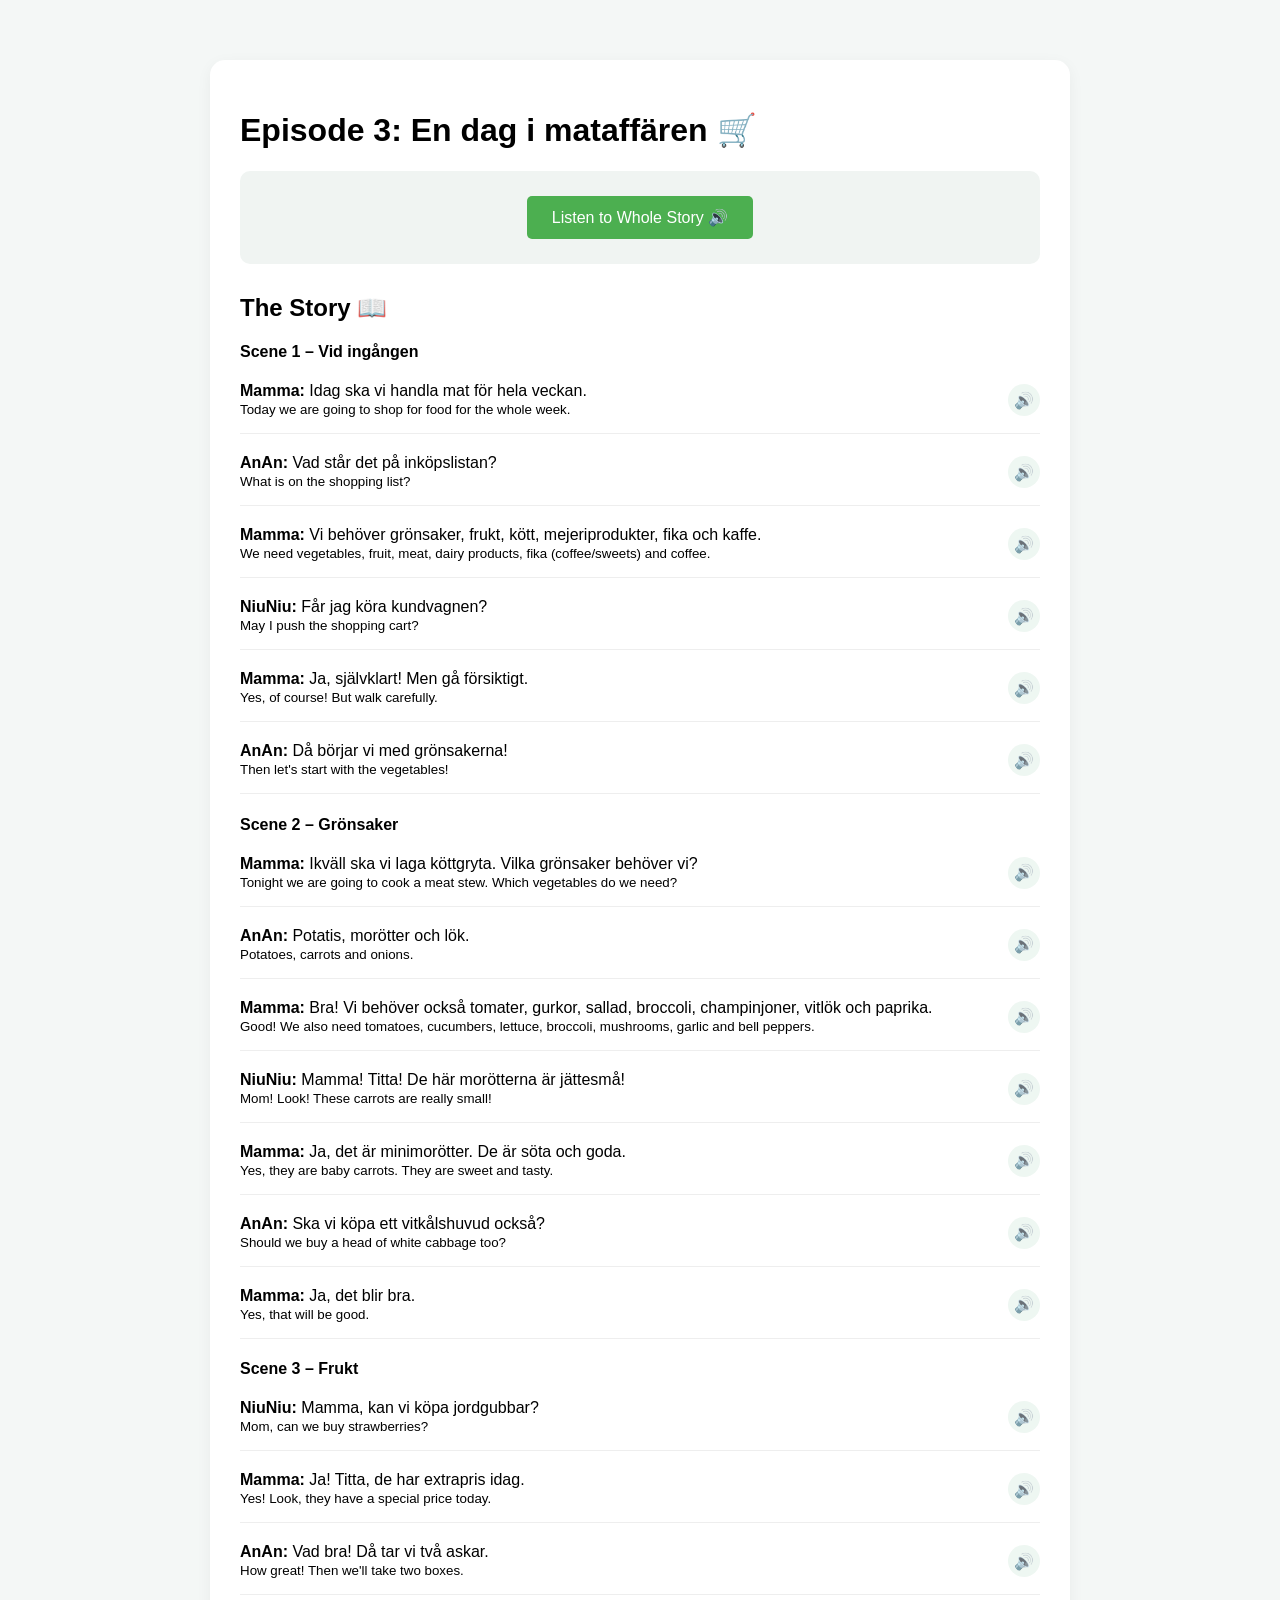
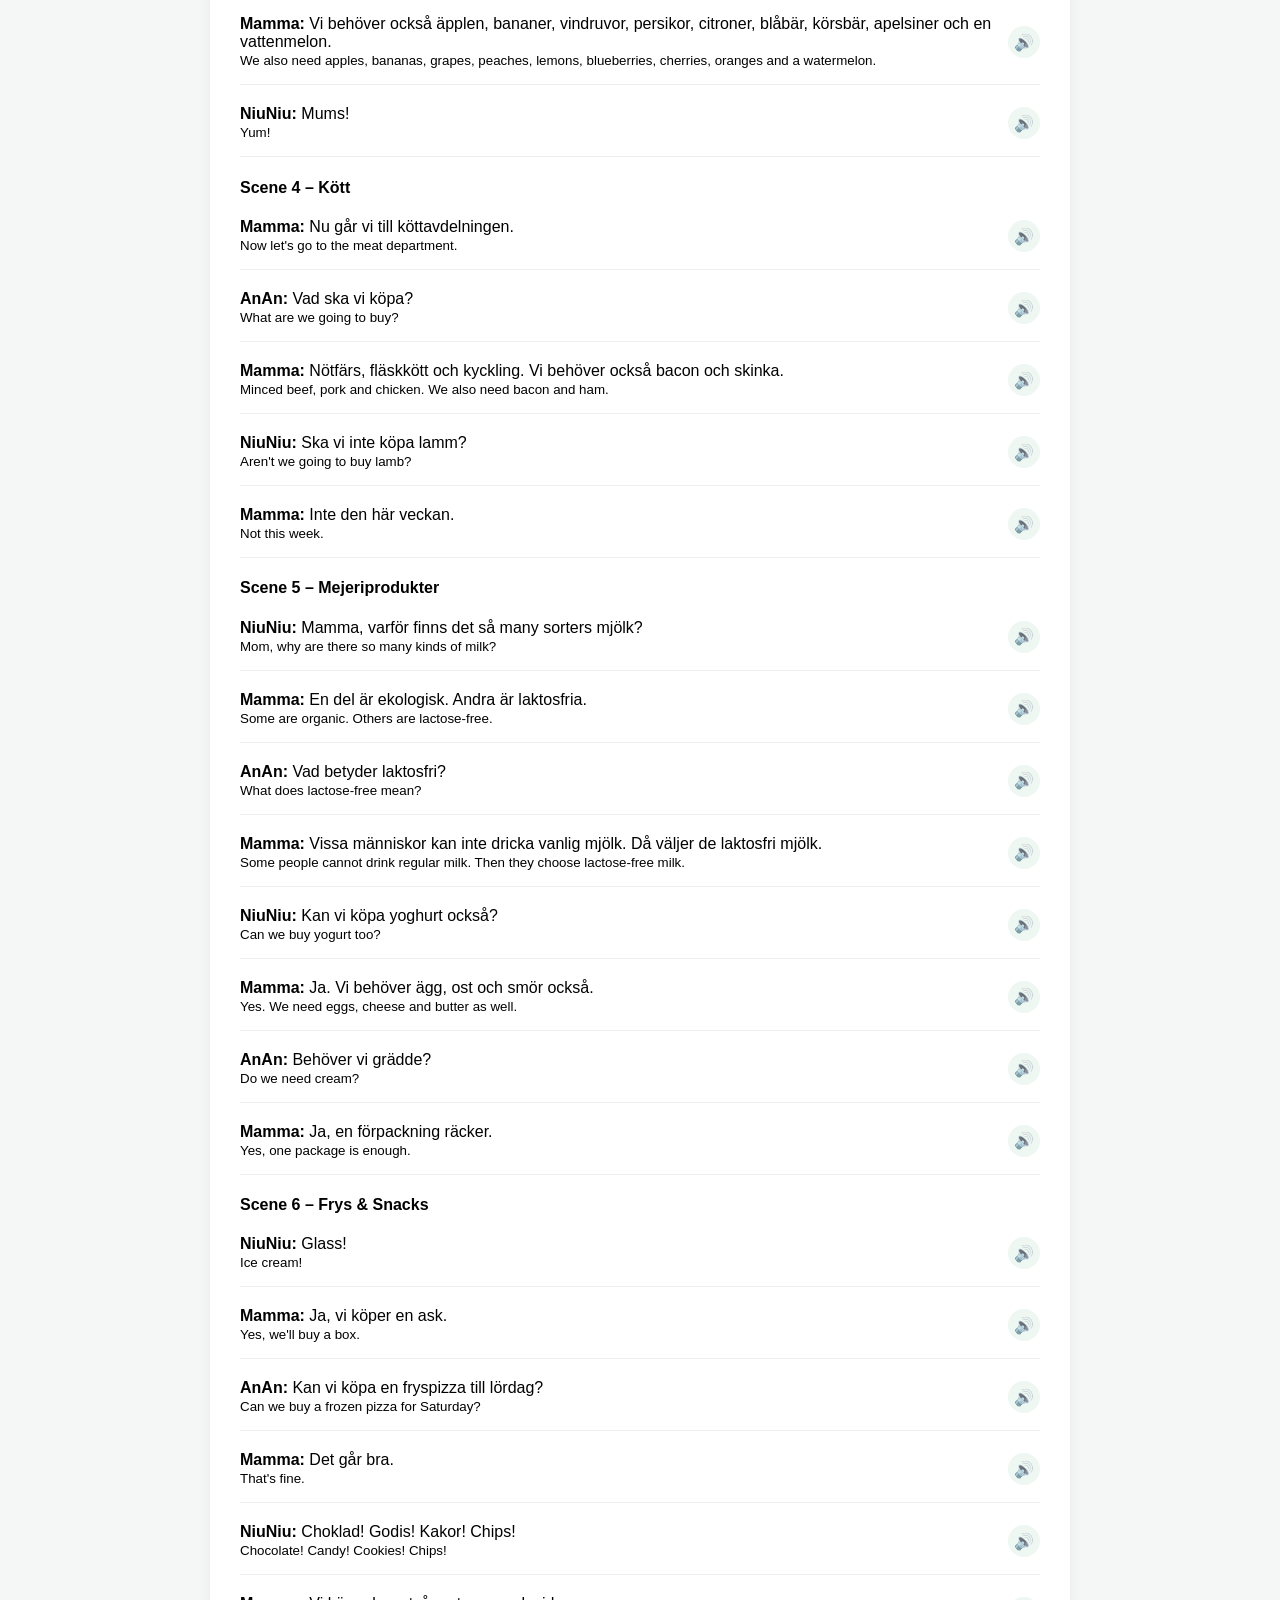
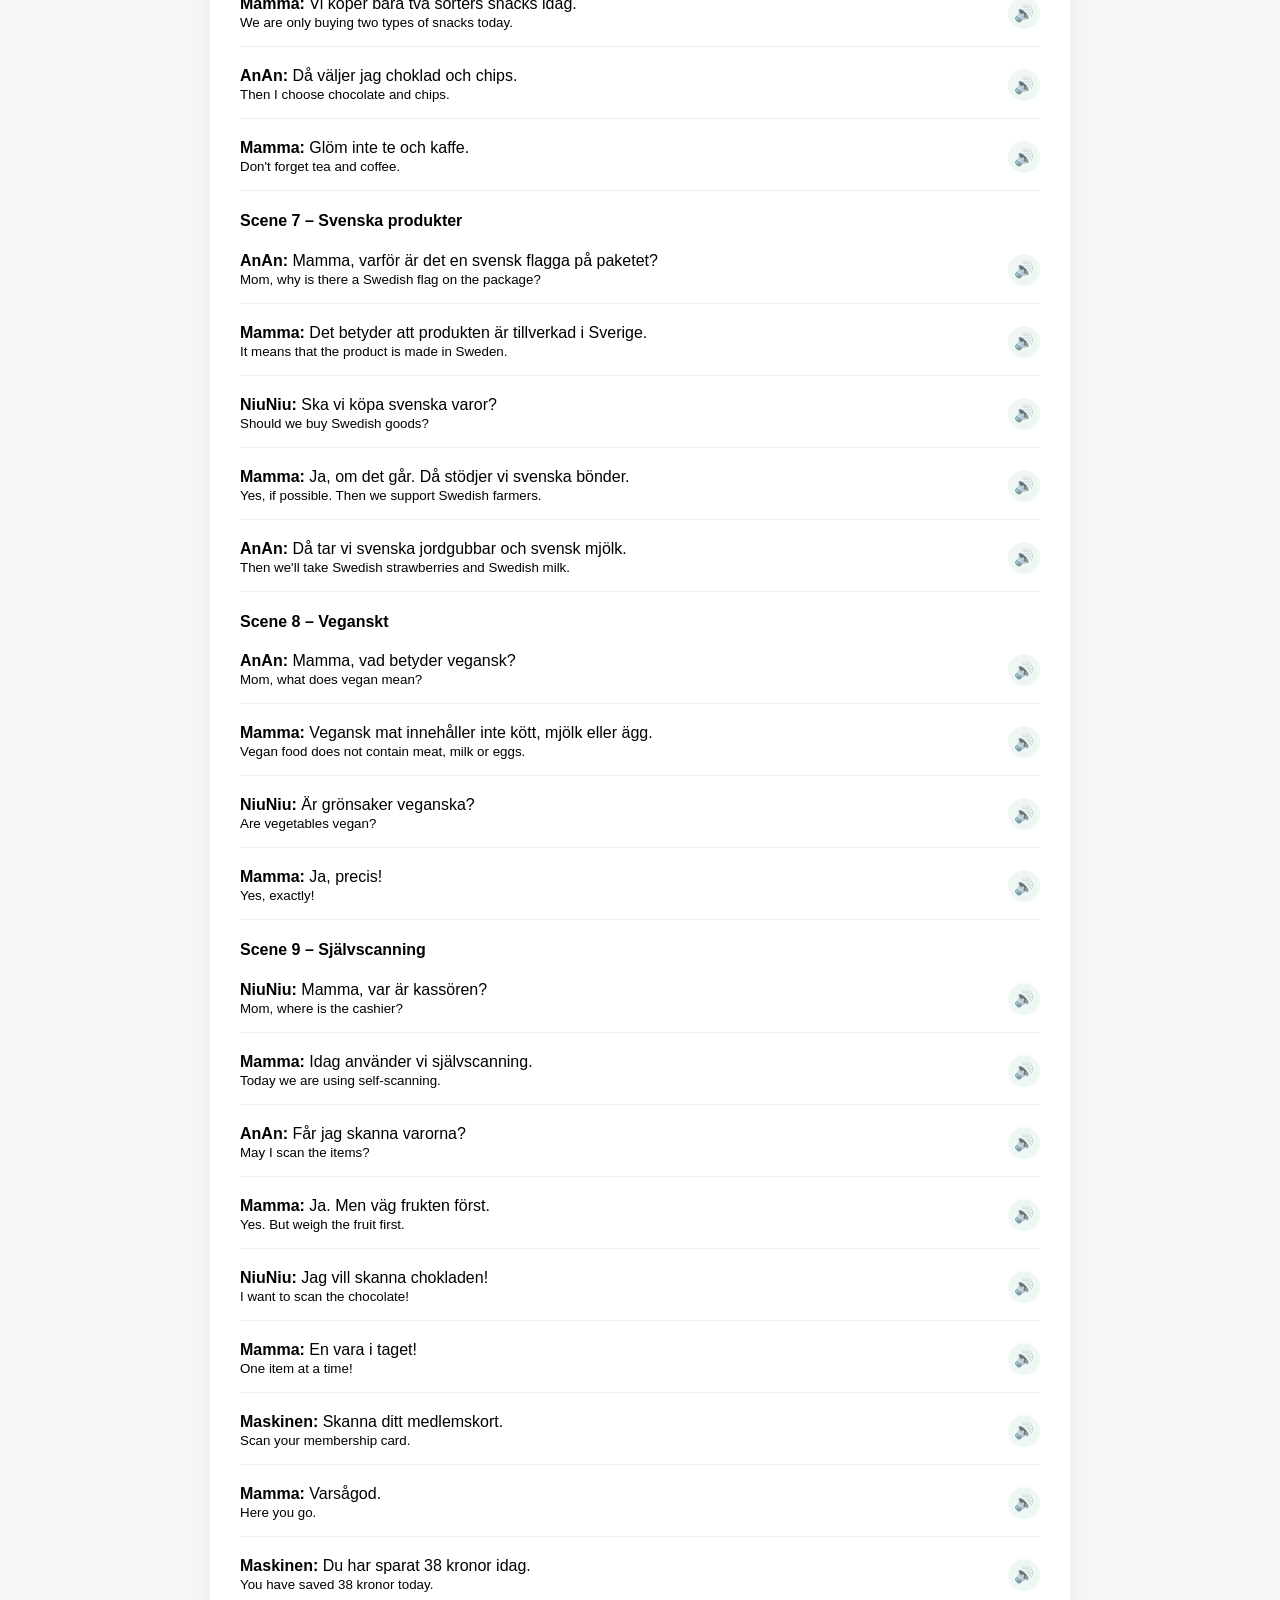
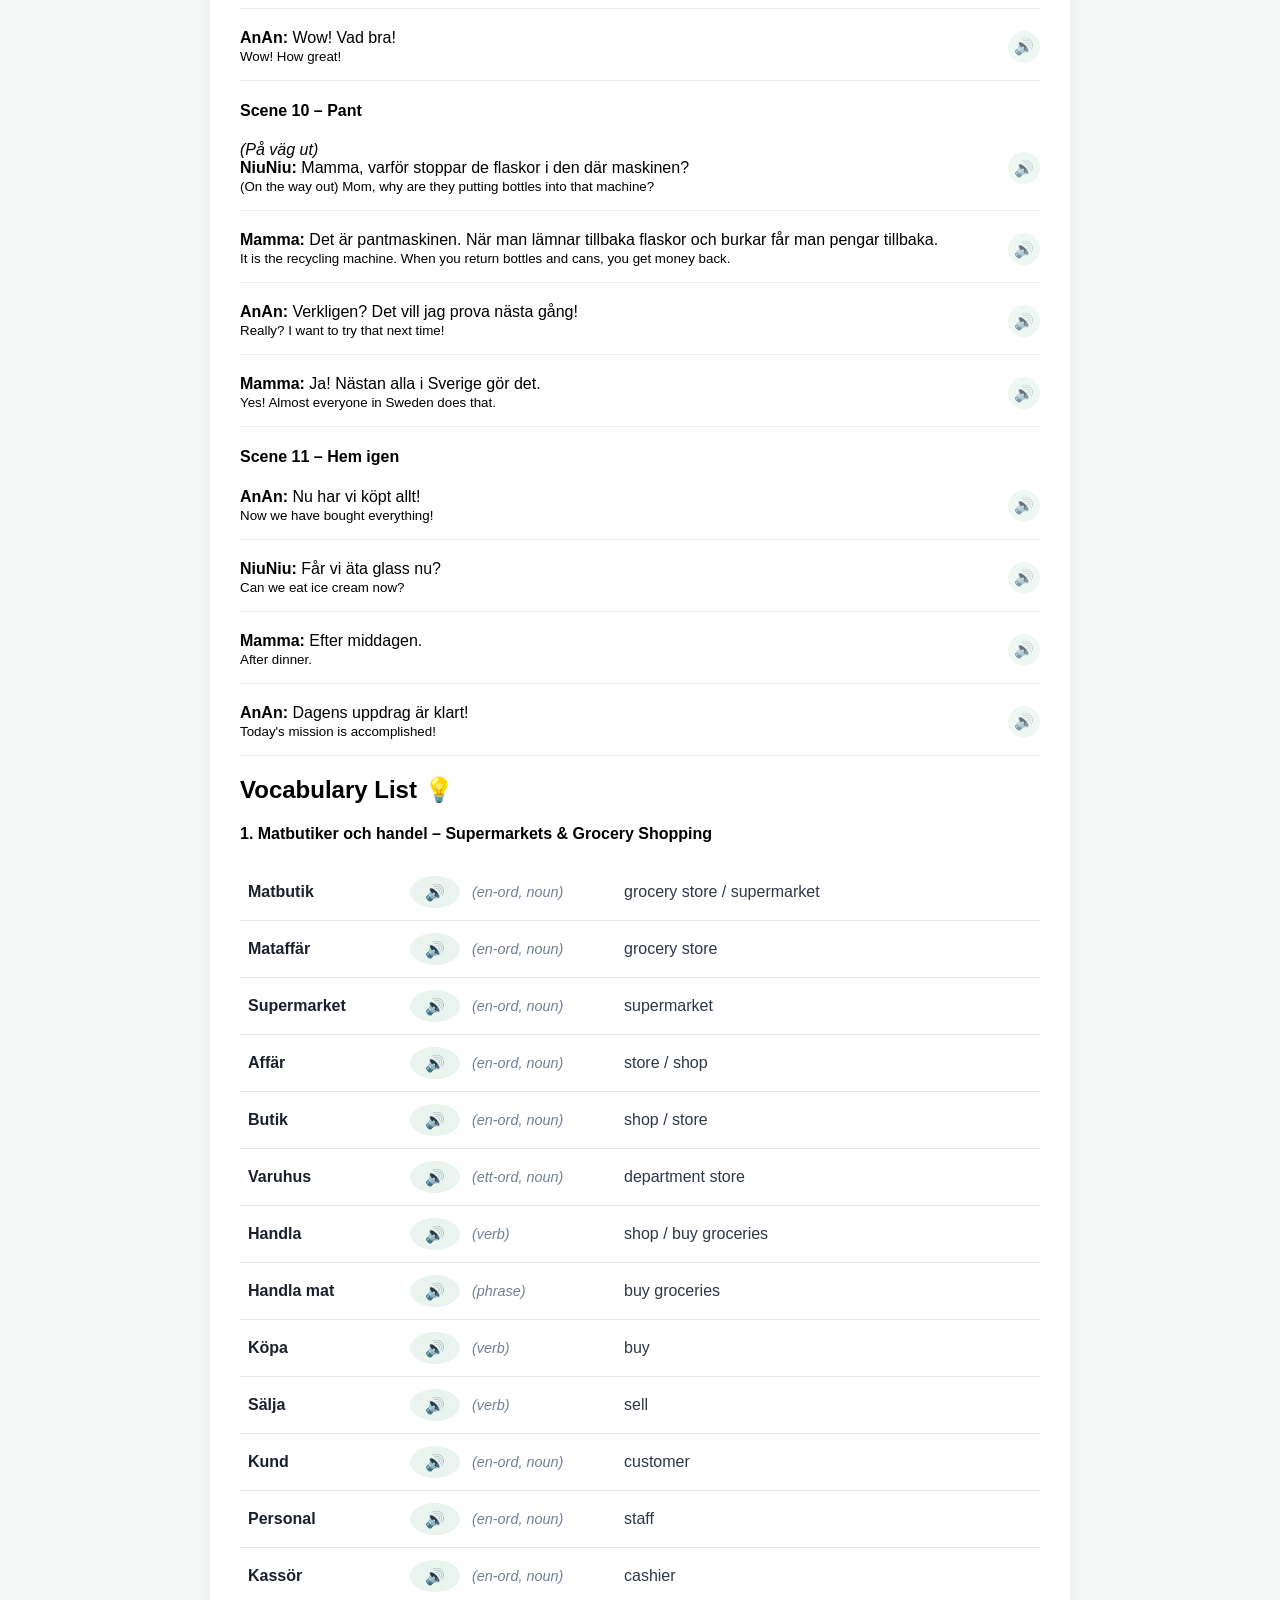
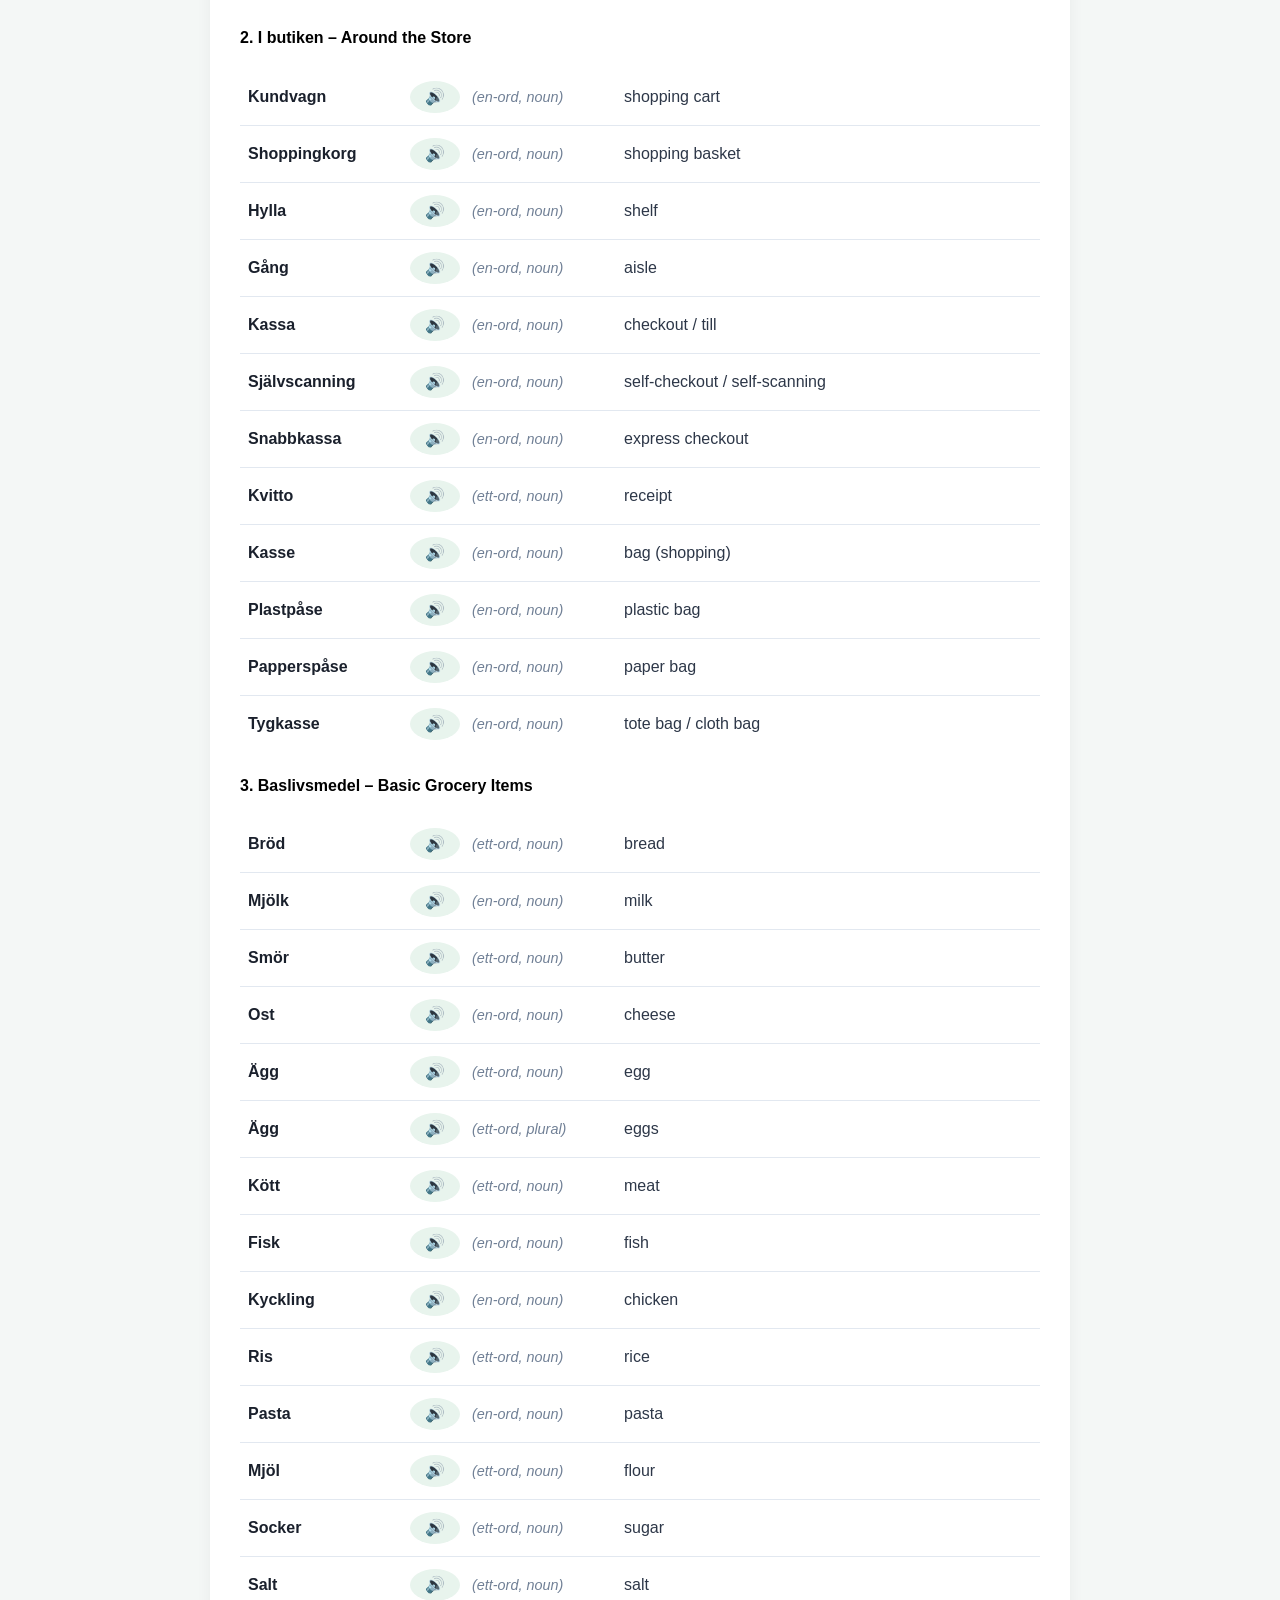
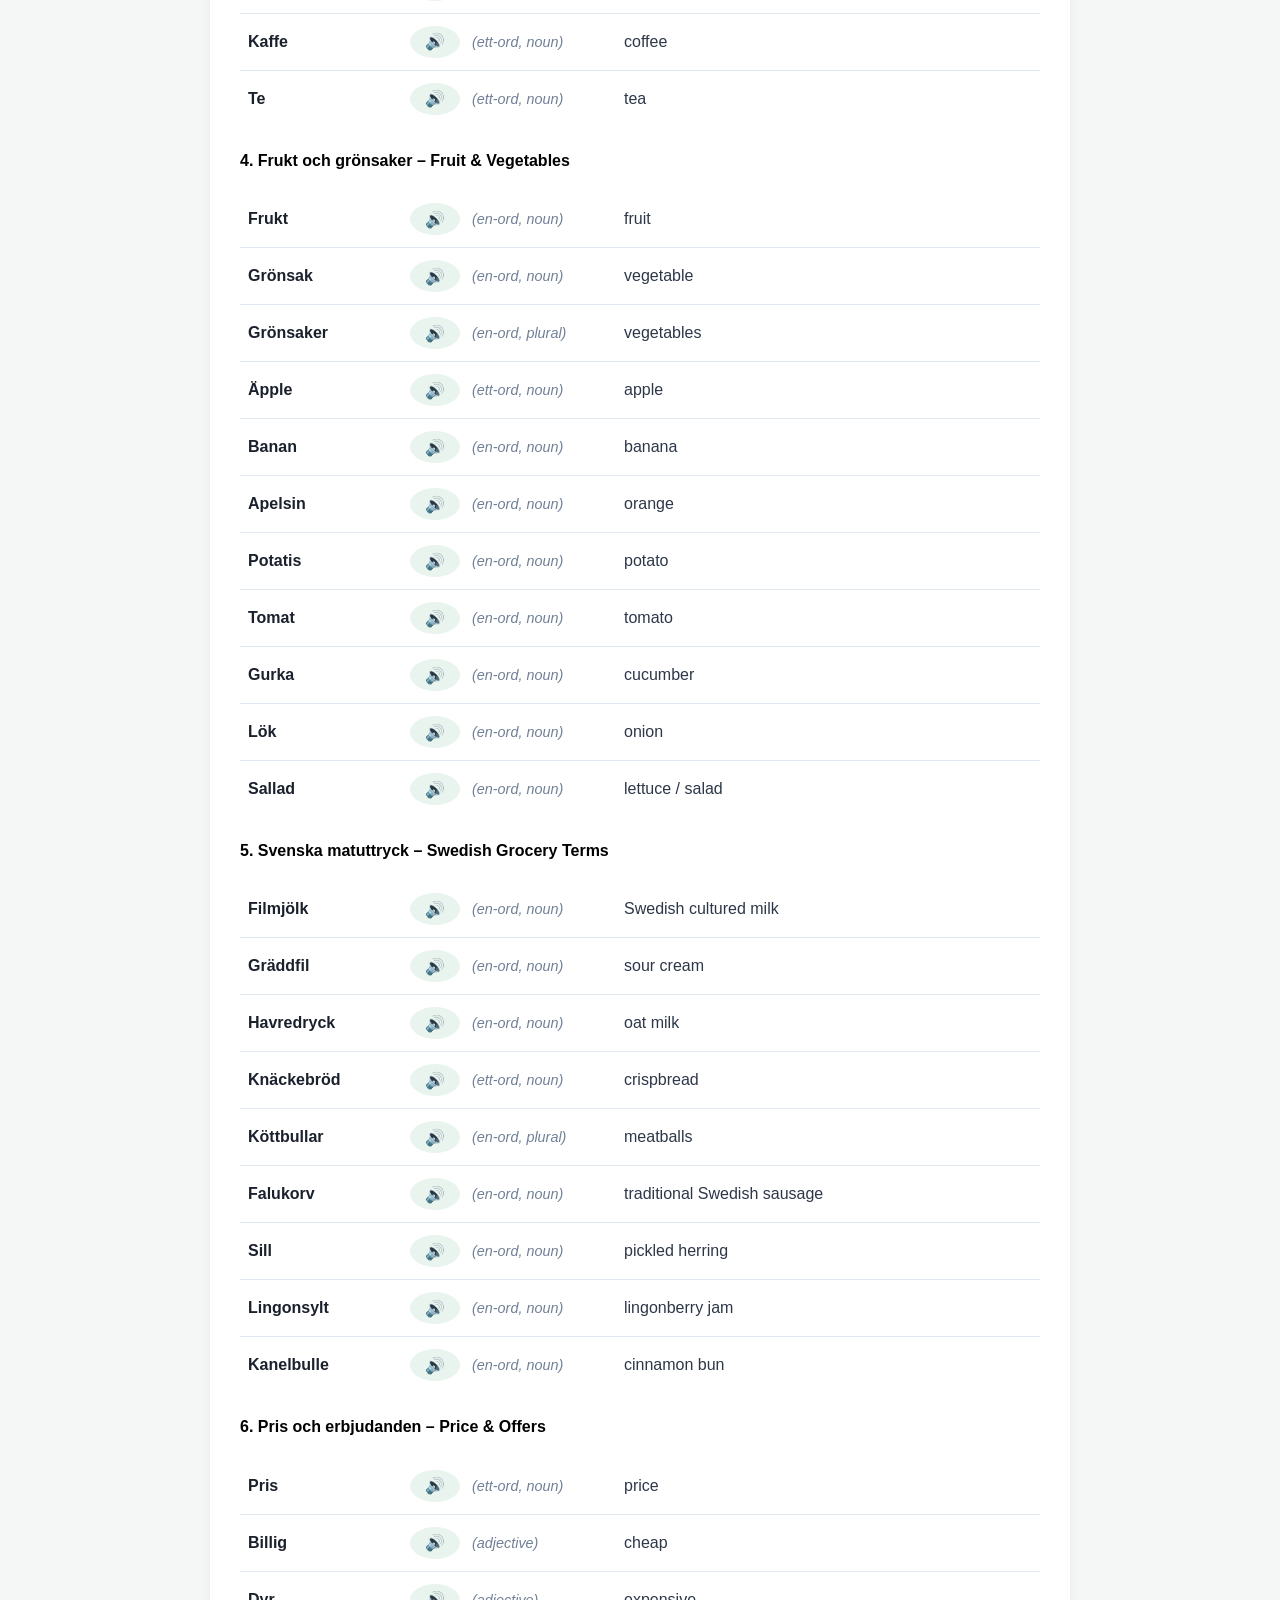
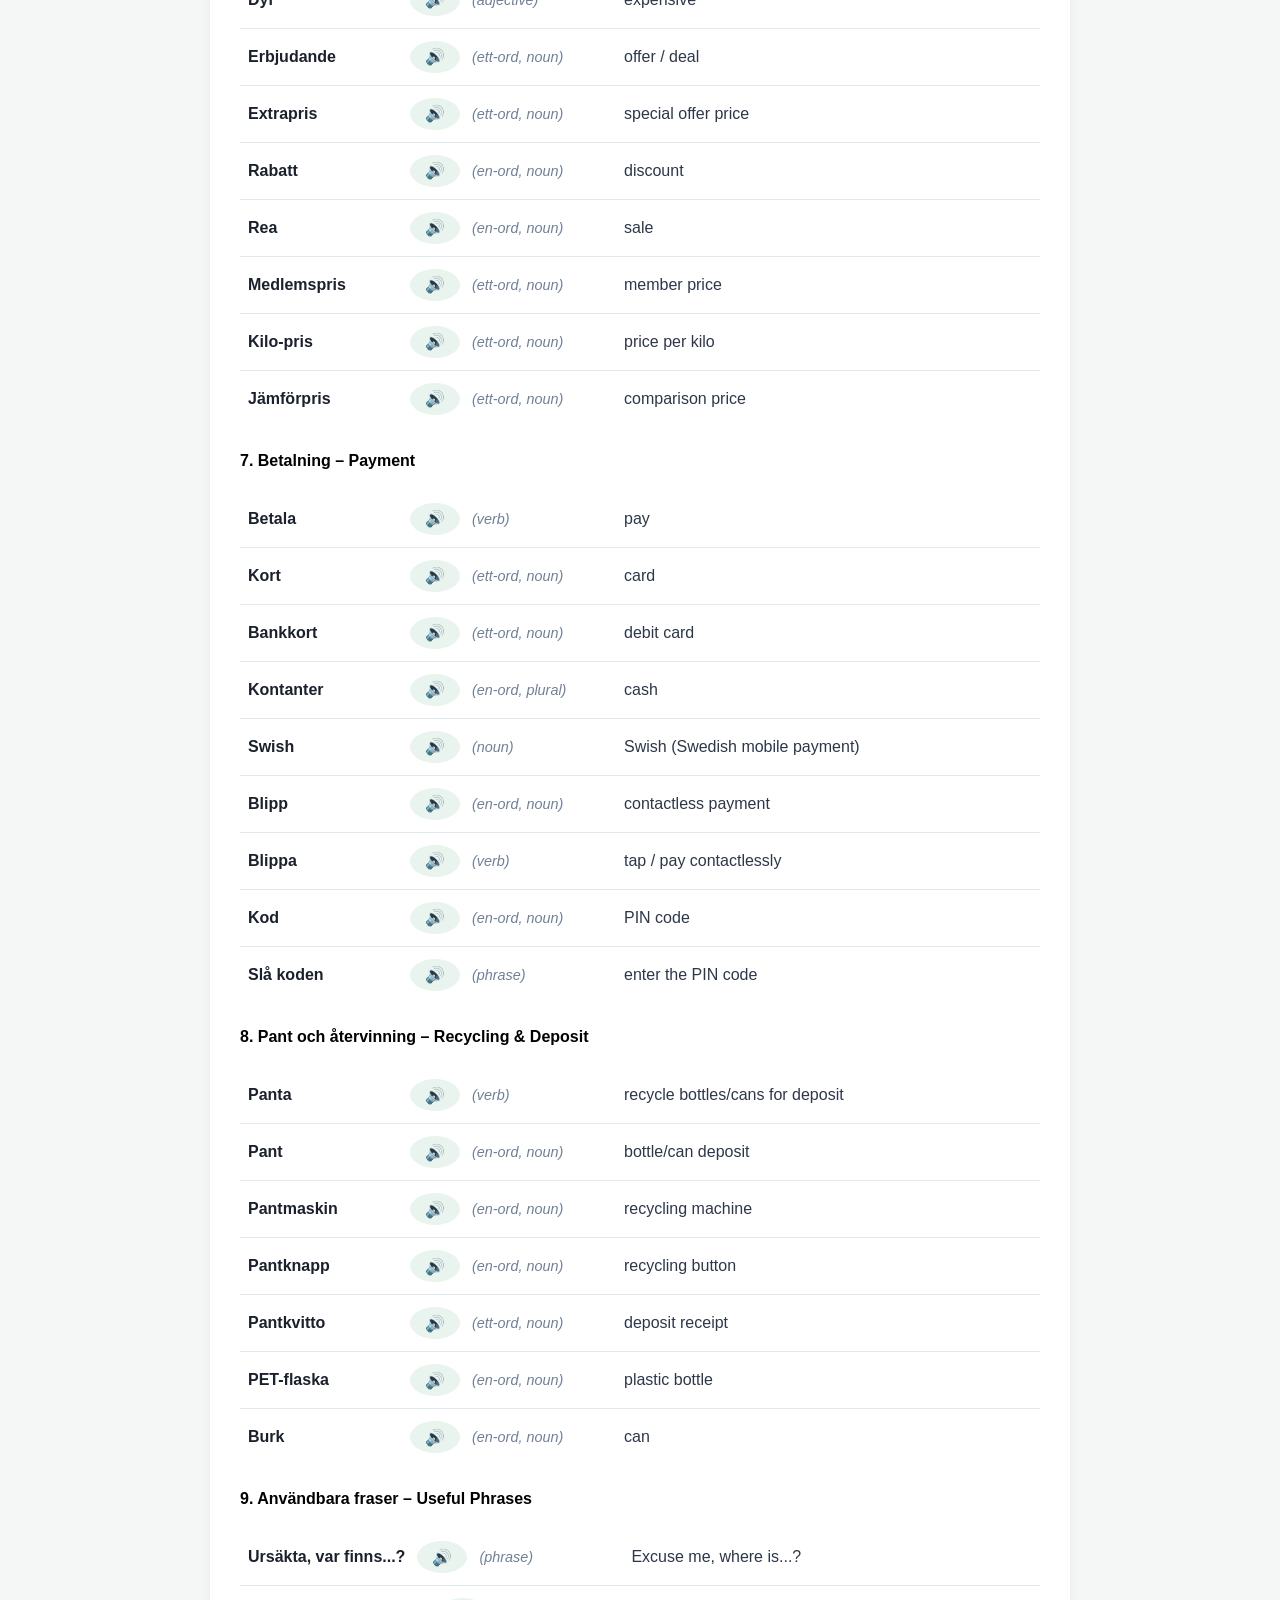
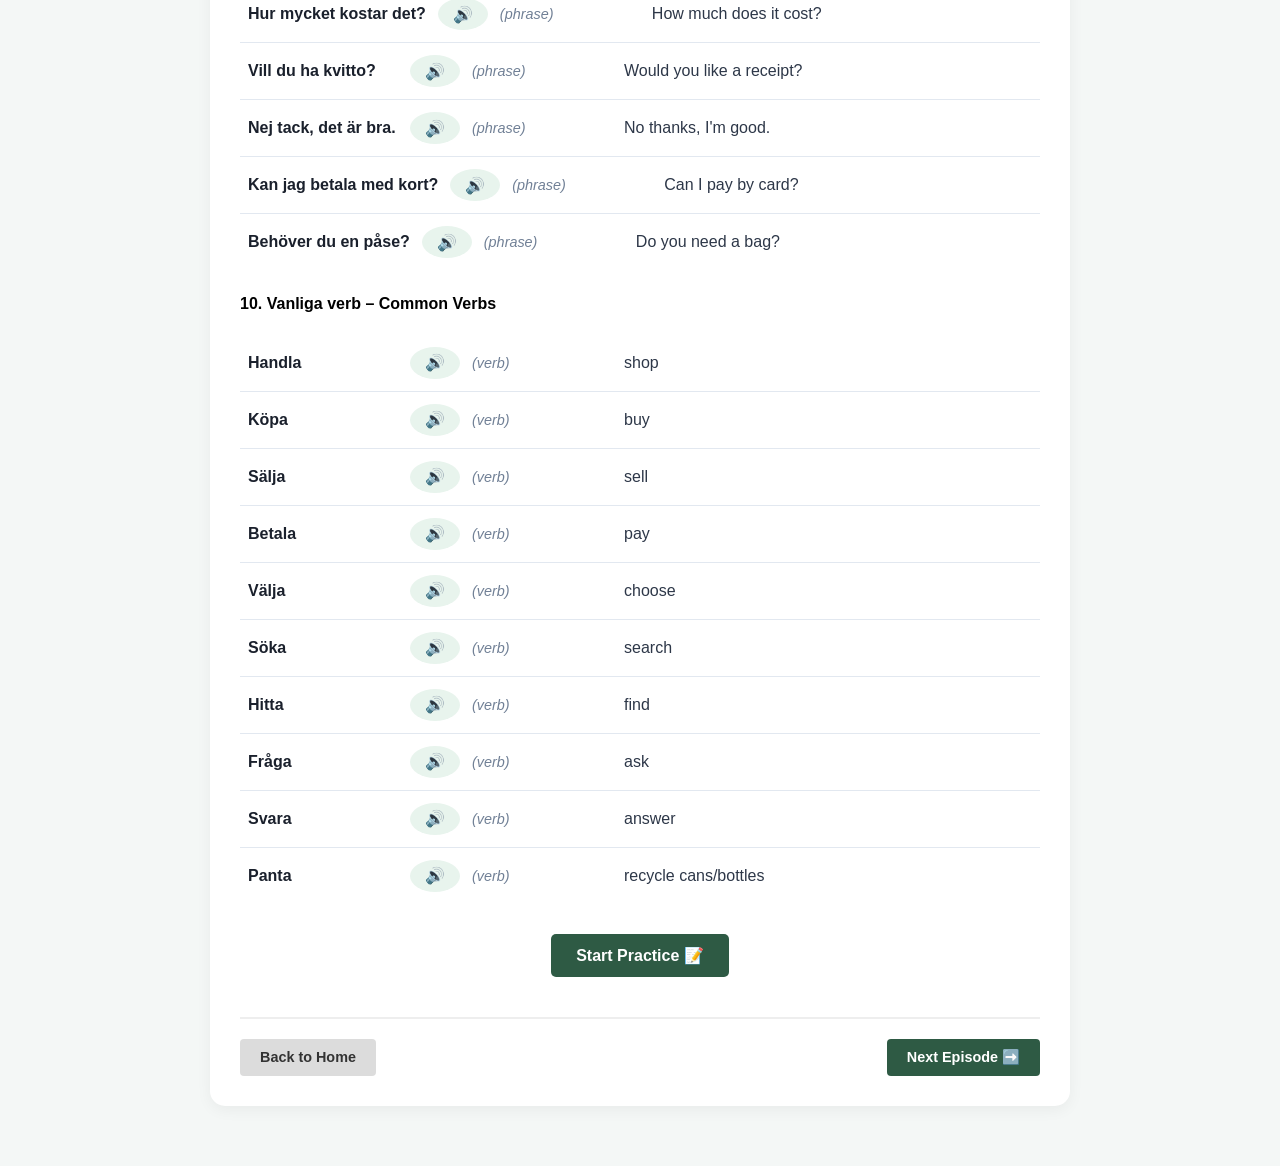
<file: episodes/episode3.html>
<!DOCTYPE html> 
<html lang="sv"> 
<head>     
     <meta charset="UTF-8">     
     <title>Episode 3: En dag i mataffären | Learning Swedish</title>     
     <link rel="stylesheet" href="../css/style.css">     
     <style>
        .container { max-width: 800px; margin: 40px auto; padding: 30px; background: white; border-radius: 15px; box-shadow: 0 4px 15px rgba(0,0,0,0.05); }
        .audio-hero { background: #f0f4f2; padding: 25px; border-radius: 10px; text-align: center; margin-bottom: 30px; }
        .story-line { margin: 20px 0; padding-bottom: 15px; border-bottom: 1px solid #eee; display: flex; align-items: center; }
        .text-content { flex-grow: 1; }
        .speaker-icon { cursor: pointer; margin-left: 0; font-size: 1rem; vertical-align: middle; }
        
        /* === ✨ 替换后的干净单行 Vocabulary 样式（完全对齐 Lesson 1） === */
        .vocab-section ul,
        .vocab-list {
            list-style: none !important; /* 消除前面的小圆点 */
            padding-left: 0 !important;   /* 消除左侧默认缩进 */
            margin: 0 0 25px 0;
        }

        .vocab-item {
            display: flex;
            align-items: center;
            padding: 12px 8px;
            border-bottom: 1px solid #e2e8f0; /* 极简灰色下划线 */
            border-left: none !important;     /* 彻底去掉左边粗绿线 */
            background: transparent !important; /* 去掉大灰色背景框 */
            margin-bottom: 0;
            font-size: 1rem;
            gap: 12px;
        }

        .vocab-item:last-child {
            border-bottom: none;
        }

        .vocab-word {
            font-weight: 700;
            color: #1a202c;
            min-width: 150px; /* 固定的瑞典语单词列宽度 */
        }

        .vocab-tag {
            color: #718096;
            font-size: 0.9rem;
            font-style: italic;
            min-width: 140px; /* 固定的词性标签列宽度 */
        }

        .vocab-translation, .vocab-trans {
            color: #2d3748;
            flex-grow: 1;
            font-weight: normal; /* 取消原本粗体 */
            display: inline;    /* 确保在一行，不换行 */
            margin-top: 0;
        }

        .audio-btn, .speaker-icon {
            background: #e8f4ed;
            border: none;
            color: #2e5a44;
            border-radius: 50%;
            width: 32px;
            height: 32px;
            display: flex;
            align-items: center;
            justify-content: center;
            cursor: pointer;
            flex-shrink: 0;
        }
        /* ======================================================== */

        /* 练习及导航按钮样式 */
        .practice-btn { display: block; margin: 30px auto; padding: 12px 25px; background: #2e5a44; color: white; text-decoration: none; border-radius: 5px; width: fit-content; font-weight: bold; }
        .nav-footer { display: flex; justify-content: space-between; margin-top: 40px; padding-top: 20px; border-top: 2px solid #eee; }
        .nav-btn { padding: 10px 20px; text-decoration: none; border-radius: 4px; font-weight: bold; }
        .btn-home { background: #dcdcdc; color: #333; }
        .btn-next { background: #2e5a44; color: white; } 

        /* 高亮样式 */
        .highlight {
            background-color: #fff3cd;
            border-radius: 5px;
            transition: background-color 0.3s;
        }
    </style>
</head>  
<body>  
 <div class="container">     
     <h1>Episode 3: En dag i mataffären 🛒</h1>      
     <div class="audio-hero">         
         <button onclick="togglePlayAll()">Listen to Whole Story 🔊</button>     
     </div>      
     <section>         
         <h2>The Story 📖</h2>                  
         
         <h4>Scene 1 – Vid ingången</h4>         
         <div class="story-line"><div class="text-content"><b>Mamma:</b> Idag ska vi handla mat för hela veckan.<br><small>Today we are going to shop for food for the whole week.</small></div><span class="speaker-icon" onclick="play('ep3_1')">🔊</span></div>         
         <div class="story-line"><div class="text-content"><b>AnAn:</b> Vad står det på inköpslistan?<br><small>What is on the shopping list?</small></div><span class="speaker-icon" onclick="play('ep3_2')">🔊</span></div>         
         <div class="story-line"><div class="text-content"><b>Mamma:</b> Vi behöver grönsaker, frukt, kött, mejeriprodukter, fika och kaffe.<br><small>We need vegetables, fruit, meat, dairy products, fika (coffee/sweets) and coffee.</small></div><span class="speaker-icon" onclick="play('ep3_3')">🔊</span></div>         
         <div class="story-line"><div class="text-content"><b>NiuNiu:</b> Får jag köra kundvagnen?<br><small>May I push the shopping cart?</small></div><span class="speaker-icon" onclick="play('ep3_4')">🔊</span></div>         
         <div class="story-line"><div class="text-content"><b>Mamma:</b> Ja, självklart! Men gå försiktigt.<br><small>Yes, of course! But walk carefully.</small></div><span class="speaker-icon" onclick="play('ep3_5')">🔊</span></div>         
         <div class="story-line"><div class="text-content"><b>AnAn:</b> Då börjar vi med grönsakerna!<br><small>Then let's start with the vegetables!</small></div><span class="speaker-icon" onclick="play('ep3_6')">🔊</span></div>                  
         
         <h4>Scene 2 – Grönsaker</h4>         
         <div class="story-line"><div class="text-content"><b>Mamma:</b> Ikväll ska vi laga köttgryta. Vilka grönsaker behöver vi?<br><small>Tonight we are going to cook a meat stew. Which vegetables do we need?</small></div><span class="speaker-icon" onclick="play('ep3_7')">🔊</span></div>         
         <div class="story-line"><div class="text-content"><b>AnAn:</b> Potatis, morötter och lök.<br><small>Potatoes, carrots and onions.</small></div><span class="speaker-icon" onclick="play('ep3_8')">🔊</span></div>         
         <div class="story-line"><div class="text-content"><b>Mamma:</b> Bra! Vi behöver också tomater, gurkor, sallad, broccoli, champinjoner, vitlök och paprika.<br><small>Good! We also need tomatoes, cucumbers, lettuce, broccoli, mushrooms, garlic and bell peppers.</small></div><span class="speaker-icon" onclick="play('ep3_9')">🔊</span></div>         
         <div class="story-line"><div class="text-content"><b>NiuNiu:</b> Mamma! Titta! De här morötterna är jättesmå!<br><small>Mom! Look! These carrots are really small!</small></div><span class="speaker-icon" onclick="play('ep3_10')">🔊</span></div>         
         <div class="story-line"><div class="text-content"><b>Mamma:</b> Ja, det är minimorötter. De är söta och goda.<br><small>Yes, they are baby carrots. They are sweet and tasty.</small></div><span class="speaker-icon" onclick="play('ep3_11')">🔊</span></div>         
         <div class="story-line"><div class="text-content"><b>AnAn:</b> Ska vi köpa ett vitkålshuvud också?<br><small>Should we buy a head of white cabbage too?</small></div><span class="speaker-icon" onclick="play('ep3_12')">🔊</span></div>         
         <div class="story-line"><div class="text-content"><b>Mamma:</b> Ja, det blir bra.<br><small>Yes, that will be good.</small></div><span class="speaker-icon" onclick="play('ep3_13')">🔊</span></div>                  
         
         <h4>Scene 3 – Frukt</h4>         
         <div class="story-line"><div class="text-content"><b>NiuNiu:</b> Mamma, kan vi köpa jordgubbar?<br><small>Mom, can we buy strawberries?</small></div><span class="speaker-icon" onclick="play('ep3_14')">🔊</span></div>         
         <div class="story-line"><div class="text-content"><b>Mamma:</b> Ja! Titta, de har extrapris idag.<br><small>Yes! Look, they have a special price today.</small></div><span class="speaker-icon" onclick="play('ep3_15')">🔊</span></div>         
         <div class="story-line"><div class="text-content"><b>AnAn:</b> Vad bra! Då tar vi två askar.<br><small>How great! Then we'll take two boxes.</small></div><span class="speaker-icon" onclick="play('ep3_16')">🔊</span></div>         
         <div class="story-line"><div class="text-content"><b>Mamma:</b> Vi behöver också äpplen, bananer, vindruvor, persikor, citroner, blåbär, körsbär, apelsiner och en vattenmelon.<br><small>We also need apples, bananas, grapes, peaches, lemons, blueberries, cherries, oranges and a watermelon.</small></div><span class="speaker-icon" onclick="play('ep3_17')">🔊</span></div>         
         <div class="story-line"><div class="text-content"><b>NiuNiu:</b> Mums!<br><small>Yum!</small></div><span class="speaker-icon" onclick="play('ep3_18')">🔊</span></div>                  
         
         <h4>Scene 4 – Kött</h4>         
         <div class="story-line"><div class="text-content"><b>Mamma:</b> Nu går vi till köttavdelningen.<br><small>Now let's go to the meat department.</small></div><span class="speaker-icon" onclick="play('ep3_19')">🔊</span></div>         
         <div class="story-line"><div class="text-content"><b>AnAn:</b> Vad ska vi köpa?<br><small>What are we going to buy?</small></div><span class="speaker-icon" onclick="play('ep3_20')">🔊</span></div>         
         <div class="story-line"><div class="text-content"><b>Mamma:</b> Nötfärs, fläskkött och kyckling. Vi behöver också bacon och skinka.<br><small>Minced beef, pork and chicken. We also need bacon and ham.</small></div><span class="speaker-icon" onclick="play('ep3_21')">🔊</span></div>         
         <div class="story-line"><div class="text-content"><b>NiuNiu:</b> Ska vi inte köpa lamm?<br><small>Aren't we going to buy lamb?</small></div><span class="speaker-icon" onclick="play('ep3_22')">🔊</span></div>         
         <div class="story-line"><div class="text-content"><b>Mamma:</b> Inte den här veckan.<br><small>Not this week.</small></div><span class="speaker-icon" onclick="play('ep3_23')">🔊</span></div>                  
         
         <h4>Scene 5 – Mejeriprodukter</h4>         
         <div class="story-line"><div class="text-content"><b>NiuNiu:</b> Mamma, varför finns det så many sorters mjölk?<br><small>Mom, why are there so many kinds of milk?</small></div><span class="speaker-icon" onclick="play('ep3_24')">🔊</span></div>         
         <div class="story-line"><div class="text-content"><b>Mamma:</b> En del är ekologisk. Andra är laktosfria.<br><small>Some are organic. Others are lactose-free.</small></div><span class="speaker-icon" onclick="play('ep3_25')">🔊</span></div>         
         <div class="story-line"><div class="text-content"><b>AnAn:</b> Vad betyder laktosfri?<br><small>What does lactose-free mean?</small></div><span class="speaker-icon" onclick="play('ep3_26')">🔊</span></div>         
         <div class="story-line"><div class="text-content"><b>Mamma:</b> Vissa människor kan inte dricka vanlig mjölk. Då väljer de laktosfri mjölk.<br><small>Some people cannot drink regular milk. Then they choose lactose-free milk.</small></div><span class="speaker-icon" onclick="play('ep3_27')">🔊</span></div>         
         <div class="story-line"><div class="text-content"><b>NiuNiu:</b> Kan vi köpa yoghurt också?<br><small>Can we buy yogurt too?</small></div><span class="speaker-icon" onclick="play('ep3_28')">🔊</span></div>         
         <div class="story-line"><div class="text-content"><b>Mamma:</b> Ja. Vi behöver ägg, ost och smör också.<br><small>Yes. We need eggs, cheese and butter as well.</small></div><span class="speaker-icon" onclick="play('ep3_29')">🔊</span></div>         
         <div class="story-line"><div class="text-content"><b>AnAn:</b> Behöver vi grädde?<br><small>Do we need cream?</small></div><span class="speaker-icon" onclick="play('ep3_30')">🔊</span></div>         
         <div class="story-line"><div class="text-content"><b>Mamma:</b> Ja, en förpackning räcker.<br><small>Yes, one package is enough.</small></div><span class="speaker-icon" onclick="play('ep3_31')">🔊</span></div>                  
         
         <h4>Scene 6 – Frys & Snacks</h4>         
         <div class="story-line"><div class="text-content"><b>NiuNiu:</b> Glass!<br><small>Ice cream!</small></div><span class="speaker-icon" onclick="play('ep3_32')">🔊</span></div>         
         <div class="story-line"><div class="text-content"><b>Mamma:</b> Ja, vi köper en ask.<br><small>Yes, we'll buy a box.</small></div><span class="speaker-icon" onclick="play('ep3_33')">🔊</span></div>         
         <div class="story-line"><div class="text-content"><b>AnAn:</b> Kan vi köpa en fryspizza till lördag?<br><small>Can we buy a frozen pizza for Saturday?</small></div><span class="speaker-icon" onclick="play('ep3_34')">🔊</span></div>         
         <div class="story-line"><div class="text-content"><b>Mamma:</b> Det går bra.<br><small>That's fine.</small></div><span class="speaker-icon" onclick="play('ep3_35')">🔊</span></div>         
         <div class="story-line"><div class="text-content"><b>NiuNiu:</b> Choklad! Godis! Kakor! Chips!<br><small>Chocolate! Candy! Cookies! Chips!</small></div><span class="speaker-icon" onclick="play('ep3_36')">🔊</span></div>         
         <div class="story-line"><div class="text-content"><b>Mamma:</b> Vi köper bara två sorters snacks idag.<br><small>We are only buying two types of snacks today.</small></div><span class="speaker-icon" onclick="play('ep3_37')">🔊</span></div>         
         <div class="story-line"><div class="text-content"><b>AnAn:</b> Då väljer jag choklad och chips.<br><small>Then I choose chocolate and chips.</small></div><span class="speaker-icon" onclick="play('ep3_38')">🔊</span></div>         
         <div class="story-line"><div class="text-content"><b>Mamma:</b> Glöm inte te och kaffe.<br><small>Don't forget tea and coffee.</small></div><span class="speaker-icon" onclick="play('ep3_39')">🔊</span></div>                  
         
         <h4>Scene 7 – Svenska produkter</h4>         
         <div class="story-line"><div class="text-content"><b>AnAn:</b> Mamma, varför är det en svensk flagga på paketet?<br><small>Mom, why is there a Swedish flag on the package?</small></div><span class="speaker-icon" onclick="play('ep3_40')">🔊</span></div>         
         <div class="story-line"><div class="text-content"><b>Mamma:</b> Det betyder att produkten är tillverkad i Sverige.<br><small>It means that the product is made in Sweden.</small></div><span class="speaker-icon" onclick="play('ep3_41')">🔊</span></div>         
         <div class="story-line"><div class="text-content"><b>NiuNiu:</b> Ska vi köpa svenska varor?<br><small>Should we buy Swedish goods?</small></div><span class="speaker-icon" onclick="play('ep3_42')">🔊</span></div>         
         <div class="story-line"><div class="text-content"><b>Mamma:</b> Ja, om det går. Då stödjer vi svenska bönder.<br><small>Yes, if possible. Then we support Swedish farmers.</small></div><span class="speaker-icon" onclick="play('ep3_43')">🔊</span></div>         
         <div class="story-line"><div class="text-content"><b>AnAn:</b> Då tar vi svenska jordgubbar och svensk mjölk.<br><small>Then we'll take Swedish strawberries and Swedish milk.</small></div><span class="speaker-icon" onclick="play('ep3_44')">🔊</span></div>                  
         
         <h4>Scene 8 – Veganskt</h4>         
         <div class="story-line"><div class="text-content"><b>AnAn:</b> Mamma, vad betyder vegansk?<br><small>Mom, what does vegan mean?</small></div><span class="speaker-icon" onclick="play('ep3_45')">🔊</span></div>         
         <div class="story-line"><div class="text-content"><b>Mamma:</b> Vegansk mat innehåller inte kött, mjölk eller ägg.<br><small>Vegan food does not contain meat, milk or eggs.</small></div><span class="speaker-icon" onclick="play('ep3_46')">🔊</span></div>         
         <div class="story-line"><div class="text-content"><b>NiuNiu:</b> Är grönsaker veganska?<br><small>Are vegetables vegan?</small></div><span class="speaker-icon" onclick="play('ep3_47')">🔊</span></div>         
         <div class="story-line"><div class="text-content"><b>Mamma:</b> Ja, precis!<br><small>Yes, exactly!</small></div><span class="speaker-icon" onclick="play('ep3_48')">🔊</span></div>                  
         
         <h4>Scene 9 – Självscanning</h4>         
         <div class="story-line"><div class="text-content"><b>NiuNiu:</b> Mamma, var är kassören?<br><small>Mom, where is the cashier?</small></div><span class="speaker-icon" onclick="play('ep3_49')">🔊</span></div>         
         <div class="story-line"><div class="text-content"><b>Mamma:</b> Idag använder vi självscanning.<br><small>Today we are using self-scanning.</small></div><span class="speaker-icon" onclick="play('ep3_50')">🔊</span></div>         
         <div class="story-line"><div class="text-content"><b>AnAn:</b> Får jag skanna varorna?<br><small>May I scan the items?</small></div><span class="speaker-icon" onclick="play('ep3_51')">🔊</span></div>         
         <div class="story-line"><div class="text-content"><b>Mamma:</b> Ja. Men väg frukten först.<br><small>Yes. But weigh the fruit first.</small></div><span class="speaker-icon" onclick="play('ep3_52')">🔊</span></div>         
         <div class="story-line"><div class="text-content"><b>NiuNiu:</b> Jag vill skanna chokladen!<br><small>I want to scan the chocolate!</small></div><span class="speaker-icon" onclick="play('ep3_53')">🔊</span></div>         
         <div class="story-line"><div class="text-content"><b>Mamma:</b> En vara i taget!<br><small>One item at a time!</small></div><span class="speaker-icon" onclick="play('ep3_54')">🔊</span></div>         
         <div class="story-line"><div class="text-content"><b>Maskinen:</b> Skanna ditt medlemskort.<br><small>Scan your membership card.</small></div><span class="speaker-icon" onclick="play('ep3_55')">🔊</span></div>         
         <div class="story-line"><div class="text-content"><b>Mamma:</b> Varsågod.<br><small>Here you go.</small></div><span class="speaker-icon" onclick="play('ep3_56')">🔊</span></div>         
         <div class="story-line"><div class="text-content"><b>Maskinen:</b> Du har sparat 38 kronor idag.<br><small>You have saved 38 kronor today.</small></div><span class="speaker-icon" onclick="play('ep3_57')">🔊</span></div>         
         <div class="story-line"><div class="text-content"><b>AnAn:</b> Wow! Vad bra!<br><small>Wow! How great!</small></div><span class="speaker-icon" onclick="play('ep3_58')">🔊</span></div>                  
         
         <h4>Scene 10 – Pant</h4>         
         <div class="story-line"><div class="text-content"><i>(På väg ut)</i><br><b>NiuNiu:</b> Mamma, varför stoppar de flaskor i den där maskinen?<br><small>(On the way out) Mom, why are they putting bottles into that machine?</small></div><span class="speaker-icon" onclick="play('ep3_59')">🔊</span></div>         
         <div class="story-line"><div class="text-content"><b>Mamma:</b> Det är pantmaskinen. När man lämnar tillbaka flaskor och burkar får man pengar tillbaka.<br><small>It is the recycling machine. When you return bottles and cans, you get money back.</small></div><span class="speaker-icon" onclick="play('ep3_60')">🔊</span></div>         
         <div class="story-line"><div class="text-content"><b>AnAn:</b> Verkligen? Det vill jag prova nästa gång!<br><small>Really? I want to try that next time!</small></div><span class="speaker-icon" onclick="play('ep3_61')">🔊</span></div>         
         <div class="story-line"><div class="text-content"><b>Mamma:</b> Ja! Nästan alla i Sverige gör det.<br><small>Yes! Almost everyone in Sweden does that.</small></div><span class="speaker-icon" onclick="play('ep3_62')">🔊</span></div>                  
         
         <h4>Scene 11 – Hem igen</h4>         
         <div class="story-line"><div class="text-content"><b>AnAn:</b> Nu har vi köpt allt!<br><small>Now we have bought everything!</small></div><span class="speaker-icon" onclick="play('ep3_63')">🔊</span></div>         
         <div class="story-line"><div class="text-content"><b>NiuNiu:</b> Får vi äta glass nu?<br><small>Can we eat ice cream now?</small></div><span class="speaker-icon" onclick="play('ep3_64')">🔊</span></div>         
         <div class="story-line"><div class="text-content"><b>Mamma:</b> Efter middagen.<br><small>After dinner.</small></div><span class="speaker-icon" onclick="play('ep3_65')">🔊</span></div>         
         <div class="story-line"><div class="text-content"><b>AnAn:</b> Dagens uppdrag är klart!<br><small>Today's mission is accomplished!</small></div><span class="speaker-icon" onclick="play('ep3_66')">🔊</span></div>     
     </section>      
     
      <section class="vocab-section">
    <h2>Vocabulary List 💡</h2>

    <h4>1. Matbutiker och handel – Supermarkets & Grocery Shopping</h4>
    <ul class="vocab-list">
        <li class="vocab-item">
            <span class="vocab-word">Matbutik</span>
            <button class="audio-btn" title="Listen" onclick="play('v_en_matbutik')">🔊</button>
            <span class="vocab-tag">(en-ord, noun)</span>
            <span class="vocab-trans">grocery store / supermarket</span>
        </li>
        <li class="vocab-item">
            <span class="vocab-word">Mataffär</span>
            <button class="audio-btn" title="Listen" onclick="play('v_en_mataffar')">🔊</button>
            <span class="vocab-tag">(en-ord, noun)</span>
            <span class="vocab-trans">grocery store</span>
        </li>
        <li class="vocab-item">
            <span class="vocab-word">Supermarket</span>
            <button class="audio-btn" title="Listen" onclick="play('v_en_supermarket')">🔊</button>
            <span class="vocab-tag">(en-ord, noun)</span>
            <span class="vocab-trans">supermarket</span>
        </li>
        <li class="vocab-item">
            <span class="vocab-word">Affär</span>
            <button class="audio-btn" title="Listen" onclick="play('v_en_affar')">🔊</button>
            <span class="vocab-tag">(en-ord, noun)</span>
            <span class="vocab-trans">store / shop</span>
        </li>
        <li class="vocab-item">
            <span class="vocab-word">Butik</span>
            <button class="audio-btn" title="Listen" onclick="play('v_en_butik')">🔊</button>
            <span class="vocab-tag">(en-ord, noun)</span>
            <span class="vocab-trans">shop / store</span>
        </li>
        <li class="vocab-item">
            <span class="vocab-word">Varuhus</span>
            <button class="audio-btn" title="Listen" onclick="play('v_ett_varuhus')">🔊</button>
            <span class="vocab-tag">(ett-ord, noun)</span>
            <span class="vocab-trans">department store</span>
        </li>
        <li class="vocab-item">
            <span class="vocab-word">Handla</span>
            <button class="audio-btn" title="Listen" onclick="play('v_handla')">🔊</button>
            <span class="vocab-tag">(verb)</span>
            <span class="vocab-trans">shop / buy groceries</span>
        </li>
        <li class="vocab-item">
            <span class="vocab-word">Handla mat</span>
            <button class="audio-btn" title="Listen" onclick="play('v_handla_mat')">🔊</button>
            <span class="vocab-tag">(phrase)</span>
            <span class="vocab-trans">buy groceries</span>
        </li>
        <li class="vocab-item">
            <span class="vocab-word">Köpa</span>
            <button class="audio-btn" title="Listen" onclick="play('v_kopa')">🔊</button>
            <span class="vocab-tag">(verb)</span>
            <span class="vocab-trans">buy</span>
        </li>
        <li class="vocab-item">
            <span class="vocab-word">Sälja</span>
            <button class="audio-btn" title="Listen" onclick="play('v_salja')">🔊</button>
            <span class="vocab-tag">(verb)</span>
            <span class="vocab-trans">sell</span>
        </li>
        <li class="vocab-item">
            <span class="vocab-word">Kund</span>
            <button class="audio-btn" title="Listen" onclick="play('v_en_kund')">🔊</button>
            <span class="vocab-tag">(en-ord, noun)</span>
            <span class="vocab-trans">customer</span>
        </li>
        <li class="vocab-item">
            <span class="vocab-word">Personal</span>
            <button class="audio-btn" title="Listen" onclick="play('v_en_personal')">🔊</button>
            <span class="vocab-tag">(en-ord, noun)</span>
            <span class="vocab-trans">staff</span>
        </li>
        <li class="vocab-item">
            <span class="vocab-word">Kassör</span>
            <button class="audio-btn" title="Listen" onclick="play('v_en_kassor')">🔊</button>
            <span class="vocab-tag">(en-ord, noun)</span>
            <span class="vocab-trans">cashier</span>
        </li>
    </ul>

    <h4>2. I butiken – Around the Store</h4>
    <ul class="vocab-list">
        <li class="vocab-item">
            <span class="vocab-word">Kundvagn</span>
            <button class="audio-btn" title="Listen" onclick="play('v_en_kundvagn')">🔊</button>
            <span class="vocab-tag">(en-ord, noun)</span>
            <span class="vocab-trans">shopping cart</span>
        </li>
        <li class="vocab-item">
            <span class="vocab-word">Shoppingkorg</span>
            <button class="audio-btn" title="Listen" onclick="play('v_en_shoppingkorg')">🔊</button>
            <span class="vocab-tag">(en-ord, noun)</span>
            <span class="vocab-trans">shopping basket</span>
        </li>
        <li class="vocab-item">
            <span class="vocab-word">Hylla</span>
            <button class="audio-btn" title="Listen" onclick="play('v_en_hylla')">🔊</button>
            <span class="vocab-tag">(en-ord, noun)</span>
            <span class="vocab-trans">shelf</span>
        </li>
        <li class="vocab-item">
            <span class="vocab-word">Gång</span>
            <button class="audio-btn" title="Listen" onclick="play('v_en_gang')">🔊</button>
            <span class="vocab-tag">(en-ord, noun)</span>
            <span class="vocab-trans">aisle</span>
        </li>
        <li class="vocab-item">
            <span class="vocab-word">Kassa</span>
            <button class="audio-btn" title="Listen" onclick="play('v_en_kassa')">🔊</button>
            <span class="vocab-tag">(en-ord, noun)</span>
            <span class="vocab-trans">checkout / till</span>
        </li>
        <li class="vocab-item">
            <span class="vocab-word">Självscanning</span>
            <button class="audio-btn" title="Listen" onclick="play('v_en_sjalvscanning')">🔊</button>
            <span class="vocab-tag">(en-ord, noun)</span>
            <span class="vocab-trans">self-checkout / self-scanning</span>
        </li>
        <li class="vocab-item">
            <span class="vocab-word">Snabbkassa</span>
            <button class="audio-btn" title="Listen" onclick="play('v_en_snabbkassa')">🔊</button>
            <span class="vocab-tag">(en-ord, noun)</span>
            <span class="vocab-trans">express checkout</span>
        </li>
        <li class="vocab-item">
            <span class="vocab-word">Kvitto</span>
            <button class="audio-btn" title="Listen" onclick="play('v_ett_kvitto')">🔊</button>
            <span class="vocab-tag">(ett-ord, noun)</span>
            <span class="vocab-trans">receipt</span>
        </li>
        <li class="vocab-item">
            <span class="vocab-word">Kasse</span>
            <button class="audio-btn" title="Listen" onclick="play('v_en_kasse')">🔊</button>
            <span class="vocab-tag">(en-ord, noun)</span>
            <span class="vocab-trans">bag (shopping)</span>
        </li>
        <li class="vocab-item">
            <span class="vocab-word">Plastpåse</span>
            <button class="audio-btn" title="Listen" onclick="play('v_en_plastpase')">🔊</button>
            <span class="vocab-tag">(en-ord, noun)</span>
            <span class="vocab-trans">plastic bag</span>
        </li>
        <li class="vocab-item">
            <span class="vocab-word">Papperspåse</span>
            <button class="audio-btn" title="Listen" onclick="play('v_en_papperspase')">🔊</button>
            <span class="vocab-tag">(en-ord, noun)</span>
            <span class="vocab-trans">paper bag</span>
        </li>
        <li class="vocab-item">
            <span class="vocab-word">Tygkasse</span>
            <button class="audio-btn" title="Listen" onclick="play('v_en_tygkasse')">🔊</button>
            <span class="vocab-tag">(en-ord, noun)</span>
            <span class="vocab-trans">tote bag / cloth bag</span>
        </li>
    </ul>

    <h4>3. Baslivsmedel – Basic Grocery Items</h4>
    <ul class="vocab-list">
        <li class="vocab-item">
            <span class="vocab-word">Bröd</span>
            <button class="audio-btn" title="Listen" onclick="play('v_ett_brod')">🔊</button>
            <span class="vocab-tag">(ett-ord, noun)</span>
            <span class="vocab-trans">bread</span>
        </li>
        <li class="vocab-item">
            <span class="vocab-word">Mjölk</span>
            <button class="audio-btn" title="Listen" onclick="play('v_en_mjolk')">🔊</button>
            <span class="vocab-tag">(en-ord, noun)</span>
            <span class="vocab-trans">milk</span>
        </li>
        <li class="vocab-item">
            <span class="vocab-word">Smör</span>
            <button class="audio-btn" title="Listen" onclick="play('v_ett_smor')">🔊</button>
            <span class="vocab-tag">(ett-ord, noun)</span>
            <span class="vocab-trans">butter</span>
        </li>
        <li class="vocab-item">
            <span class="vocab-word">Ost</span>
            <button class="audio-btn" title="Listen" onclick="play('v_en_ost')">🔊</button>
            <span class="vocab-tag">(en-ord, noun)</span>
            <span class="vocab-trans">cheese</span>
        </li>
        <li class="vocab-item">
            <span class="vocab-word">Ägg</span>
            <button class="audio-btn" title="Listen" onclick="play('v_ett_agg')">🔊</button>
            <span class="vocab-tag">(ett-ord, noun)</span>
            <span class="vocab-trans">egg</span>
        </li>
        <li class="vocab-item">
            <span class="vocab-word">Ägg</span>
            <button class="audio-btn" title="Listen" onclick="play('v_agg_plural')">🔊</button>
            <span class="vocab-tag">(ett-ord, plural)</span>
            <span class="vocab-trans">eggs</span>
        </li>
        <li class="vocab-item">
            <span class="vocab-word">Kött</span>
            <button class="audio-btn" title="Listen" onclick="play('v_ett_kott')">🔊</button>
            <span class="vocab-tag">(ett-ord, noun)</span>
            <span class="vocab-trans">meat</span>
        </li>
        <li class="vocab-item">
            <span class="vocab-word">Fisk</span>
            <button class="audio-btn" title="Listen" onclick="play('v_en_fisk')">🔊</button>
            <span class="vocab-tag">(en-ord, noun)</span>
            <span class="vocab-trans">fish</span>
        </li>
        <li class="vocab-item">
            <span class="vocab-word">Kyckling</span>
            <button class="audio-btn" title="Listen" onclick="play('v_en_kyckling')">🔊</button>
            <span class="vocab-tag">(en-ord, noun)</span>
            <span class="vocab-trans">chicken</span>
        </li>
        <li class="vocab-item">
            <span class="vocab-word">Ris</span>
            <button class="audio-btn" title="Listen" onclick="play('v_ett_ris')">🔊</button>
            <span class="vocab-tag">(ett-ord, noun)</span>
            <span class="vocab-trans">rice</span>
        </li>
        <li class="vocab-item">
            <span class="vocab-word">Pasta</span>
            <button class="audio-btn" title="Listen" onclick="play('v_en_pasta')">🔊</button>
            <span class="vocab-tag">(en-ord, noun)</span>
            <span class="vocab-trans">pasta</span>
        </li>
        <li class="vocab-item">
            <span class="vocab-word">Mjöl</span>
            <button class="audio-btn" title="Listen" onclick="play('v_ett_mjol')">🔊</button>
            <span class="vocab-tag">(ett-ord, noun)</span>
            <span class="vocab-trans">flour</span>
        </li>
        <li class="vocab-item">
            <span class="vocab-word">Socker</span>
            <button class="audio-btn" title="Listen" onclick="play('v_ett_socker')">🔊</button>
            <span class="vocab-tag">(ett-ord, noun)</span>
            <span class="vocab-trans">sugar</span>
        </li>
        <li class="vocab-item">
            <span class="vocab-word">Salt</span>
            <button class="audio-btn" title="Listen" onclick="play('v_ett_salt')">🔊</button>
            <span class="vocab-tag">(ett-ord, noun)</span>
            <span class="vocab-trans">salt</span>
        </li>
        <li class="vocab-item">
            <span class="vocab-word">Kaffe</span>
            <button class="audio-btn" title="Listen" onclick="play('v_ett_kaffe')">🔊</button>
            <span class="vocab-tag">(ett-ord, noun)</span>
            <span class="vocab-trans">coffee</span>
        </li>
        <li class="vocab-item">
            <span class="vocab-word">Te</span>
            <button class="audio-btn" title="Listen" onclick="play('v_ett_te')">🔊</button>
            <span class="vocab-tag">(ett-ord, noun)</span>
            <span class="vocab-trans">tea</span>
        </li>
    </ul>

    <h4>4. Frukt och grönsaker – Fruit & Vegetables</h4>
    <ul class="vocab-list">
        <li class="vocab-item">
            <span class="vocab-word">Frukt</span>
            <button class="audio-btn" title="Listen" onclick="play('v_en_frukt')">🔊</button>
            <span class="vocab-tag">(en-ord, noun)</span>
            <span class="vocab-trans">fruit</span>
        </li>
        <li class="vocab-item">
            <span class="vocab-word">Grönsak</span>
            <button class="audio-btn" title="Listen" onclick="play('v_en_gronsak')">🔊</button>
            <span class="vocab-tag">(en-ord, noun)</span>
            <span class="vocab-trans">vegetable</span>
        </li>
        <li class="vocab-item">
            <span class="vocab-word">Grönsaker</span>
            <button class="audio-btn" title="Listen" onclick="play('v_gronsaker')">🔊</button>
            <span class="vocab-tag">(en-ord, plural)</span>
            <span class="vocab-trans">vegetables</span>
        </li>
        <li class="vocab-item">
            <span class="vocab-word">Äpple</span>
            <button class="audio-btn" title="Listen" onclick="play('v_ett_apple')">🔊</button>
            <span class="vocab-tag">(ett-ord, noun)</span>
            <span class="vocab-trans">apple</span>
        </li>
        <li class="vocab-item">
            <span class="vocab-word">Banan</span>
            <button class="audio-btn" title="Listen" onclick="play('v_en_banan')">🔊</button>
            <span class="vocab-tag">(en-ord, noun)</span>
            <span class="vocab-trans">banana</span>
        </li>
        <li class="vocab-item">
            <span class="vocab-word">Apelsin</span>
            <button class="audio-btn" title="Listen" onclick="play('v_en_apelsin')">🔊</button>
            <span class="vocab-tag">(en-ord, noun)</span>
            <span class="vocab-trans">orange</span>
        </li>
        <li class="vocab-item">
            <span class="vocab-word">Potatis</span>
            <button class="audio-btn" title="Listen" onclick="play('v_en_potatis')">🔊</button>
            <span class="vocab-tag">(en-ord, noun)</span>
            <span class="vocab-trans">potato</span>
        </li>
        <li class="vocab-item">
            <span class="vocab-word">Tomat</span>
            <button class="audio-btn" title="Listen" onclick="play('v_en_tomat')">🔊</button>
            <span class="vocab-tag">(en-ord, noun)</span>
            <span class="vocab-trans">tomato</span>
        </li>
        <li class="vocab-item">
            <span class="vocab-word">Gurka</span>
            <button class="audio-btn" title="Listen" onclick="play('v_en_gurka')">🔊</button>
            <span class="vocab-tag">(en-ord, noun)</span>
            <span class="vocab-trans">cucumber</span>
        </li>
        <li class="vocab-item">
            <span class="vocab-word">Lök</span>
            <button class="audio-btn" title="Listen" onclick="play('v_en_lok')">🔊</button>
            <span class="vocab-tag">(en-ord, noun)</span>
            <span class="vocab-trans">onion</span>
        </li>
        <li class="vocab-item">
            <span class="vocab-word">Sallad</span>
            <button class="audio-btn" title="Listen" onclick="play('v_en_sallad')">🔊</button>
            <span class="vocab-tag">(en-ord, noun)</span>
            <span class="vocab-trans">lettuce / salad</span>
        </li>
    </ul>

    <h4>5. Svenska matuttryck – Swedish Grocery Terms</h4>
    <ul class="vocab-list">
        <li class="vocab-item">
            <span class="vocab-word">Filmjölk</span>
            <button class="audio-btn" title="Listen" onclick="play('v_en_filmjolk')">🔊</button>
            <span class="vocab-tag">(en-ord, noun)</span>
            <span class="vocab-trans">Swedish cultured milk</span>
        </li>
        <li class="vocab-item">
            <span class="vocab-word">Gräddfil</span>
            <button class="audio-btn" title="Listen" onclick="play('v_en_graddfil')">🔊</button>
            <span class="vocab-tag">(en-ord, noun)</span>
            <span class="vocab-trans">sour cream</span>
        </li>
        <li class="vocab-item">
            <span class="vocab-word">Havredryck</span>
            <button class="audio-btn" title="Listen" onclick="play('v_en_havredryck')">🔊</button>
            <span class="vocab-tag">(en-ord, noun)</span>
            <span class="vocab-trans">oat milk</span>
        </li>
        <li class="vocab-item">
            <span class="vocab-word">Knäckebröd</span>
            <button class="audio-btn" title="Listen" onclick="play('v_ett_knackebrod')">🔊</button>
            <span class="vocab-tag">(ett-ord, noun)</span>
            <span class="vocab-trans">crispbread</span>
        </li>
        <li class="vocab-item">
            <span class="vocab-word">Köttbullar</span>
            <button class="audio-btn" title="Listen" onclick="play('v_kottbullar')">🔊</button>
            <span class="vocab-tag">(en-ord, plural)</span>
            <span class="vocab-trans">meatballs</span>
        </li>
        <li class="vocab-item">
            <span class="vocab-word">Falukorv</span>
            <button class="audio-btn" title="Listen" onclick="play('v_en_falukorv')">🔊</button>
            <span class="vocab-tag">(en-ord, noun)</span>
            <span class="vocab-trans">traditional Swedish sausage</span>
        </li>
        <li class="vocab-item">
            <span class="vocab-word">Sill</span>
            <button class="audio-btn" title="Listen" onclick="play('v_en_sill')">🔊</button>
            <span class="vocab-tag">(en-ord, noun)</span>
            <span class="vocab-trans">pickled herring</span>
        </li>
        <li class="vocab-item">
            <span class="vocab-word">Lingonsylt</span>
            <button class="audio-btn" title="Listen" onclick="play('v_en_lingonsylt')">🔊</button>
            <span class="vocab-tag">(en-ord, noun)</span>
            <span class="vocab-trans">lingonberry jam</span>
        </li>
        <li class="vocab-item">
            <span class="vocab-word">Kanelbulle</span>
            <button class="audio-btn" title="Listen" onclick="play('v_en_kanelbulle')">🔊</button>
            <span class="vocab-tag">(en-ord, noun)</span>
            <span class="vocab-trans">cinnamon bun</span>
        </li>
    </ul>

    <h4>6. Pris och erbjudanden – Price & Offers</h4>
    <ul class="vocab-list">
        <li class="vocab-item">
            <span class="vocab-word">Pris</span>
            <button class="audio-btn" title="Listen" onclick="play('v_ett_pris')">🔊</button>
            <span class="vocab-tag">(ett-ord, noun)</span>
            <span class="vocab-trans">price</span>
        </li>
        <li class="vocab-item">
            <span class="vocab-word">Billig</span>
            <button class="audio-btn" title="Listen" onclick="play('v_billig')">🔊</button>
            <span class="vocab-tag">(adjective)</span>
            <span class="vocab-trans">cheap</span>
        </li>
        <li class="vocab-item">
            <span class="vocab-word">Dyr</span>
            <button class="audio-btn" title="Listen" onclick="play('v_dyr')">🔊</button>
            <span class="vocab-tag">(adjective)</span>
            <span class="vocab-trans">expensive</span>
        </li>
        <li class="vocab-item">
            <span class="vocab-word">Erbjudande</span>
            <button class="audio-btn" title="Listen" onclick="play('v_ett_erbjudande')">🔊</button>
            <span class="vocab-tag">(ett-ord, noun)</span>
            <span class="vocab-trans">offer / deal</span>
        </li>
        <li class="vocab-item">
            <span class="vocab-word">Extrapris</span>
            <button class="audio-btn" title="Listen" onclick="play('v_ett_extrapris')">🔊</button>
            <span class="vocab-tag">(ett-ord, noun)</span>
            <span class="vocab-trans">special offer price</span>
        </li>
        <li class="vocab-item">
            <span class="vocab-word">Rabatt</span>
            <button class="audio-btn" title="Listen" onclick="play('v_en_rabatt')">🔊</button>
            <span class="vocab-tag">(en-ord, noun)</span>
            <span class="vocab-trans">discount</span>
        </li>
        <li class="vocab-item">
            <span class="vocab-word">Rea</span>
            <button class="audio-btn" title="Listen" onclick="play('v_en_rea')">🔊</button>
            <span class="vocab-tag">(en-ord, noun)</span>
            <span class="vocab-trans">sale</span>
        </li>
        <li class="vocab-item">
            <span class="vocab-word">Medlemspris</span>
            <button class="audio-btn" title="Listen" onclick="play('v_ett_medlemspris')">🔊</button>
            <span class="vocab-tag">(ett-ord, noun)</span>
            <span class="vocab-trans">member price</span>
        </li>
        <li class="vocab-item">
            <span class="vocab-word">Kilo-pris</span>
            <button class="audio-btn" title="Listen" onclick="play('v_ett_kilopris')">🔊</button>
            <span class="vocab-tag">(ett-ord, noun)</span>
            <span class="vocab-trans">price per kilo</span>
        </li>
        <li class="vocab-item">
            <span class="vocab-word">Jämförpris</span>
            <button class="audio-btn" title="Listen" onclick="play('v_ett_jamforpris')">🔊</button>
            <span class="vocab-tag">(ett-ord, noun)</span>
            <span class="vocab-trans">comparison price</span>
        </li>
    </ul>

    <h4>7. Betalning – Payment</h4>
    <ul class="vocab-list">
        <li class="vocab-item">
            <span class="vocab-word">Betala</span>
            <button class="audio-btn" title="Listen" onclick="play('v_betala')">🔊</button>
            <span class="vocab-tag">(verb)</span>
            <span class="vocab-trans">pay</span>
        </li>
        <li class="vocab-item">
            <span class="vocab-word">Kort</span>
            <button class="audio-btn" title="Listen" onclick="play('v_ett_kort')">🔊</button>
            <span class="vocab-tag">(ett-ord, noun)</span>
            <span class="vocab-trans">card</span>
        </li>
        <li class="vocab-item">
            <span class="vocab-word">Bankkort</span>
            <button class="audio-btn" title="Listen" onclick="play('v_ett_bankkort')">🔊</button>
            <span class="vocab-tag">(ett-ord, noun)</span>
            <span class="vocab-trans">debit card</span>
        </li>
        <li class="vocab-item">
            <span class="vocab-word">Kontanter</span>
            <button class="audio-btn" title="Listen" onclick="play('v_kontanter')">🔊</button>
            <span class="vocab-tag">(en-ord, plural)</span>
            <span class="vocab-trans">cash</span>
        </li>
        <li class="vocab-item">
            <span class="vocab-word">Swish</span>
            <button class="audio-btn" title="Listen" onclick="play('v_swish')">🔊</button>
            <span class="vocab-tag">(noun)</span>
            <span class="vocab-trans">Swish (Swedish mobile payment)</span>
        </li>
        <li class="vocab-item">
            <span class="vocab-word">Blipp</span>
            <button class="audio-btn" title="Listen" onclick="play('v_en_blipp')">🔊</button>
            <span class="vocab-tag">(en-ord, noun)</span>
            <span class="vocab-trans">contactless payment</span>
        </li>
        <li class="vocab-item">
            <span class="vocab-word">Blippa</span>
            <button class="audio-btn" title="Listen" onclick="play('v_blippa')">🔊</button>
            <span class="vocab-tag">(verb)</span>
            <span class="vocab-trans">tap / pay contactlessly</span>
        </li>
        <li class="vocab-item">
            <span class="vocab-word">Kod</span>
            <button class="audio-btn" title="Listen" onclick="play('v_en_kod')">🔊</button>
            <span class="vocab-tag">(en-ord, noun)</span>
            <span class="vocab-trans">PIN code</span>
        </li>
        <li class="vocab-item">
            <span class="vocab-word">Slå koden</span>
            <button class="audio-btn" title="Listen" onclick="play('v_sla_koden')">🔊</button>
            <span class="vocab-tag">(phrase)</span>
            <span class="vocab-trans">enter the PIN code</span>
        </li>
    </ul>

    <h4>8. Pant och återvinning – Recycling & Deposit</h4>
    <ul class="vocab-list">
        <li class="vocab-item">
            <span class="vocab-word">Panta</span>
            <button class="audio-btn" title="Listen" onclick="play('v_panta')">🔊</button>
            <span class="vocab-tag">(verb)</span>
            <span class="vocab-trans">recycle bottles/cans for deposit</span>
        </li>
        <li class="vocab-item">
            <span class="vocab-word">Pant</span>
            <button class="audio-btn" title="Listen" onclick="play('v_en_pant')">🔊</button>
            <span class="vocab-tag">(en-ord, noun)</span>
            <span class="vocab-trans">bottle/can deposit</span>
        </li>
        <li class="vocab-item">
            <span class="vocab-word">Pantmaskin</span>
            <button class="audio-btn" title="Listen" onclick="play('v_en_pantmaskin')">🔊</button>
            <span class="vocab-tag">(en-ord, noun)</span>
            <span class="vocab-trans">recycling machine</span>
        </li>
        <li class="vocab-item">
            <span class="vocab-word">Pantknapp</span>
            <button class="audio-btn" title="Listen" onclick="play('v_en_pantknapp')">🔊</button>
            <span class="vocab-tag">(en-ord, noun)</span>
            <span class="vocab-trans">recycling button</span>
        </li>
        <li class="vocab-item">
            <span class="vocab-word">Pantkvitto</span>
            <button class="audio-btn" title="Listen" onclick="play('v_ett_pantkvitto')">🔊</button>
            <span class="vocab-tag">(ett-ord, noun)</span>
            <span class="vocab-trans">deposit receipt</span>
        </li>
        <li class="vocab-item">
            <span class="vocab-word">PET-flaska</span>
            <button class="audio-btn" title="Listen" onclick="play('v_en_pet_flaska')">🔊</button>
            <span class="vocab-tag">(en-ord, noun)</span>
            <span class="vocab-trans">plastic bottle</span>
        </li>
        <li class="vocab-item">
            <span class="vocab-word">Burk</span>
            <button class="audio-btn" title="Listen" onclick="play('v_en_burk')">🔊</button>
            <span class="vocab-tag">(en-ord, noun)</span>
            <span class="vocab-trans">can</span>
        </li>
    </ul>

    <h4>9. Användbara fraser – Useful Phrases</h4>
    <ul class="vocab-list">
        <li class="vocab-item">
            <span class="vocab-word">Ursäkta, var finns...?</span>
            <button class="audio-btn" title="Listen" onclick="play('v_ursakta_var_finns')">🔊</button>
            <span class="vocab-tag">(phrase)</span>
            <span class="vocab-trans">Excuse me, where is...?</span>
        </li>
        <li class="vocab-item">
            <span class="vocab-word">Hur mycket kostar det?</span>
            <button class="audio-btn" title="Listen" onclick="play('v_hur_mycket_kostar_det')">🔊</button>
            <span class="vocab-tag">(phrase)</span>
            <span class="vocab-trans">How much does it cost?</span>
        </li>
        <li class="vocab-item">
            <span class="vocab-word">Vill du ha kvitto?</span>
            <button class="audio-btn" title="Listen" onclick="play('v_vill_du_ha_kvitto')">🔊</button>
            <span class="vocab-tag">(phrase)</span>
            <span class="vocab-trans">Would you like a receipt?</span>
        </li>
        <li class="vocab-item">
            <span class="vocab-word">Nej tack, det är bra.</span>
            <button class="audio-btn" title="Listen" onclick="play('v_nej_tack_det_ar_bra')">🔊</button>
            <span class="vocab-tag">(phrase)</span>
            <span class="vocab-trans">No thanks, I'm good.</span>
        </li>
        <li class="vocab-item">
            <span class="vocab-word">Kan jag betala med kort?</span>
            <button class="audio-btn" title="Listen" onclick="play('v_kan_jag_betala_med_kort')">🔊</button>
            <span class="vocab-tag">(phrase)</span>
            <span class="vocab-trans">Can I pay by card?</span>
        </li>
        <li class="vocab-item">
            <span class="vocab-word">Behöver du en påse?</span>
            <button class="audio-btn" title="Listen" onclick="play('v_behover_du_en_pase')">🔊</button>
            <span class="vocab-tag">(phrase)</span>
            <span class="vocab-trans">Do you need a bag?</span>
        </li>
    </ul>

    <h4>10. Vanliga verb – Common Verbs</h4>
    <ul class="vocab-list">
        <li class="vocab-item">
            <span class="vocab-word">Handla</span>
            <button class="audio-btn" title="Listen" onclick="play('v_handla_v')">🔊</button>
            <span class="vocab-tag">(verb)</span>
            <span class="vocab-trans">shop</span>
        </li>
        <li class="vocab-item">
            <span class="vocab-word">Köpa</span>
            <button class="audio-btn" title="Listen" onclick="play('v_kopa_v')">🔊</button>
            <span class="vocab-tag">(verb)</span>
            <span class="vocab-trans">buy</span>
        </li>
        <li class="vocab-item">
            <span class="vocab-word">Sälja</span>
            <button class="audio-btn" title="Listen" onclick="play('v_salja_v')">🔊</button>
            <span class="vocab-tag">(verb)</span>
            <span class="vocab-trans">sell</span>
        </li>
        <li class="vocab-item">
            <span class="vocab-word">Betala</span>
            <button class="audio-btn" title="Listen" onclick="play('v_betala_v')">🔊</button>
            <span class="vocab-tag">(verb)</span>
            <span class="vocab-trans">pay</span>
        </li>
        <li class="vocab-item">
            <span class="vocab-word">Välja</span>
            <button class="audio-btn" title="Listen" onclick="play('v_valja')">🔊</button>
            <span class="vocab-tag">(verb)</span>
            <span class="vocab-trans">choose</span>
        </li>
        <li class="vocab-item">
            <span class="vocab-word">Söka</span>
            <button class="audio-btn" title="Listen" onclick="play('v_soka')">🔊</button>
            <span class="vocab-tag">(verb)</span>
            <span class="vocab-trans">search</span>
        </li>
        <li class="vocab-item">
            <span class="vocab-word">Hitta</span>
            <button class="audio-btn" title="Listen" onclick="play('v_hitta')">🔊</button>
            <span class="vocab-tag">(verb)</span>
            <span class="vocab-trans">find</span>
        </li>
        <li class="vocab-item">
            <span class="vocab-word">Fråga</span>
            <button class="audio-btn" title="Listen" onclick="play('v_fraga')">🔊</button>
            <span class="vocab-tag">(verb)</span>
            <span class="vocab-trans">ask</span>
        </li>
        <li class="vocab-item">
            <span class="vocab-word">Svara</span>
            <button class="audio-btn" title="Listen" onclick="play('v_svara')">🔊</button>
            <span class="vocab-tag">(verb)</span>
            <span class="vocab-trans">answer</span>
        </li>
        <li class="vocab-item">
            <span class="vocab-word">Panta</span>
            <button class="audio-btn" title="Listen" onclick="play('v_panta_v')">🔊</button>
            <span class="vocab-tag">(verb)</span>
            <span class="vocab-trans">recycle cans/bottles</span>
        </li>
    </ul>
</section>    
                       
         
         <a href="practice3.html" class="practice-btn">Start Practice 📝</a>                  
         
         <div class="nav-footer">             
             <a href="../index.html" class="nav-btn btn-home">Back to Home</a>             
             <a href="episode4.html" class="nav-btn btn-next">Next Episode ➡️</a>         
         </div>     
     </section> 
 </div>  
 <script src="../js/script.js"></script> 
 </body> 
 </html>
</file>
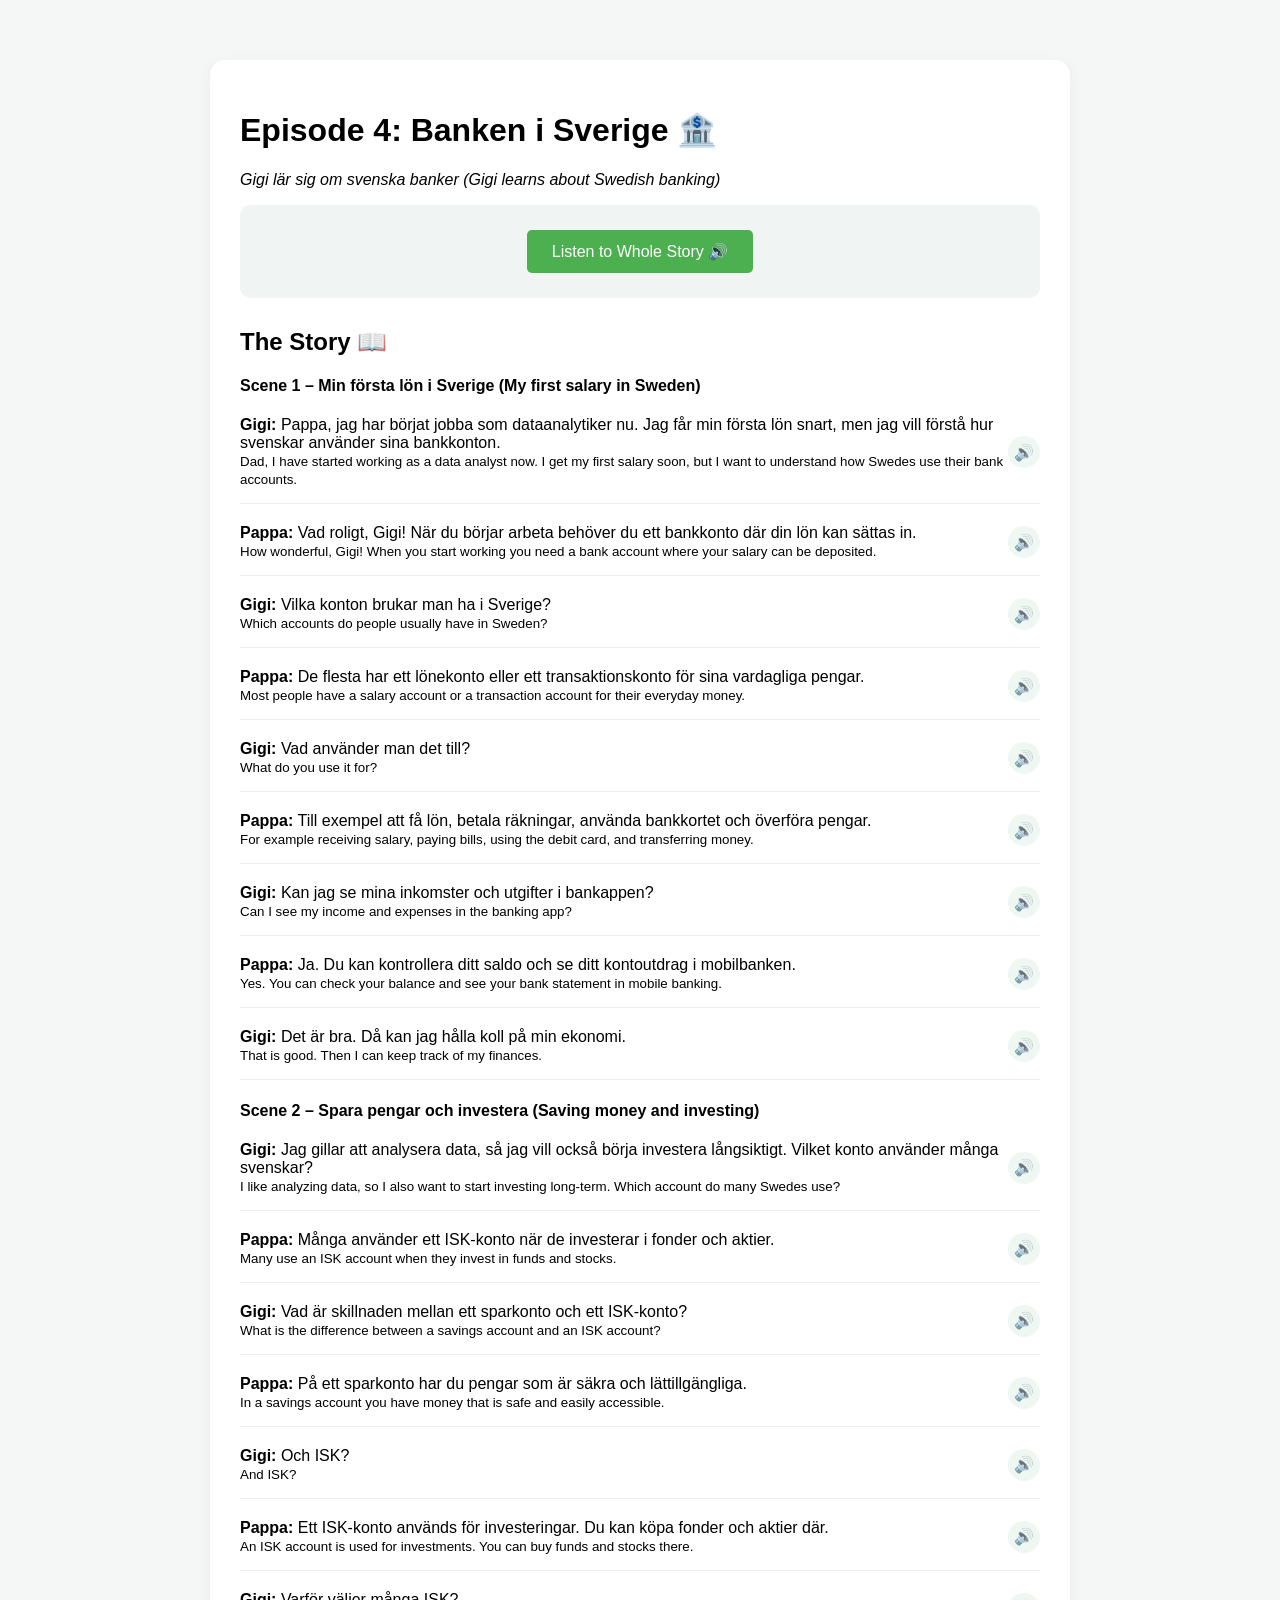
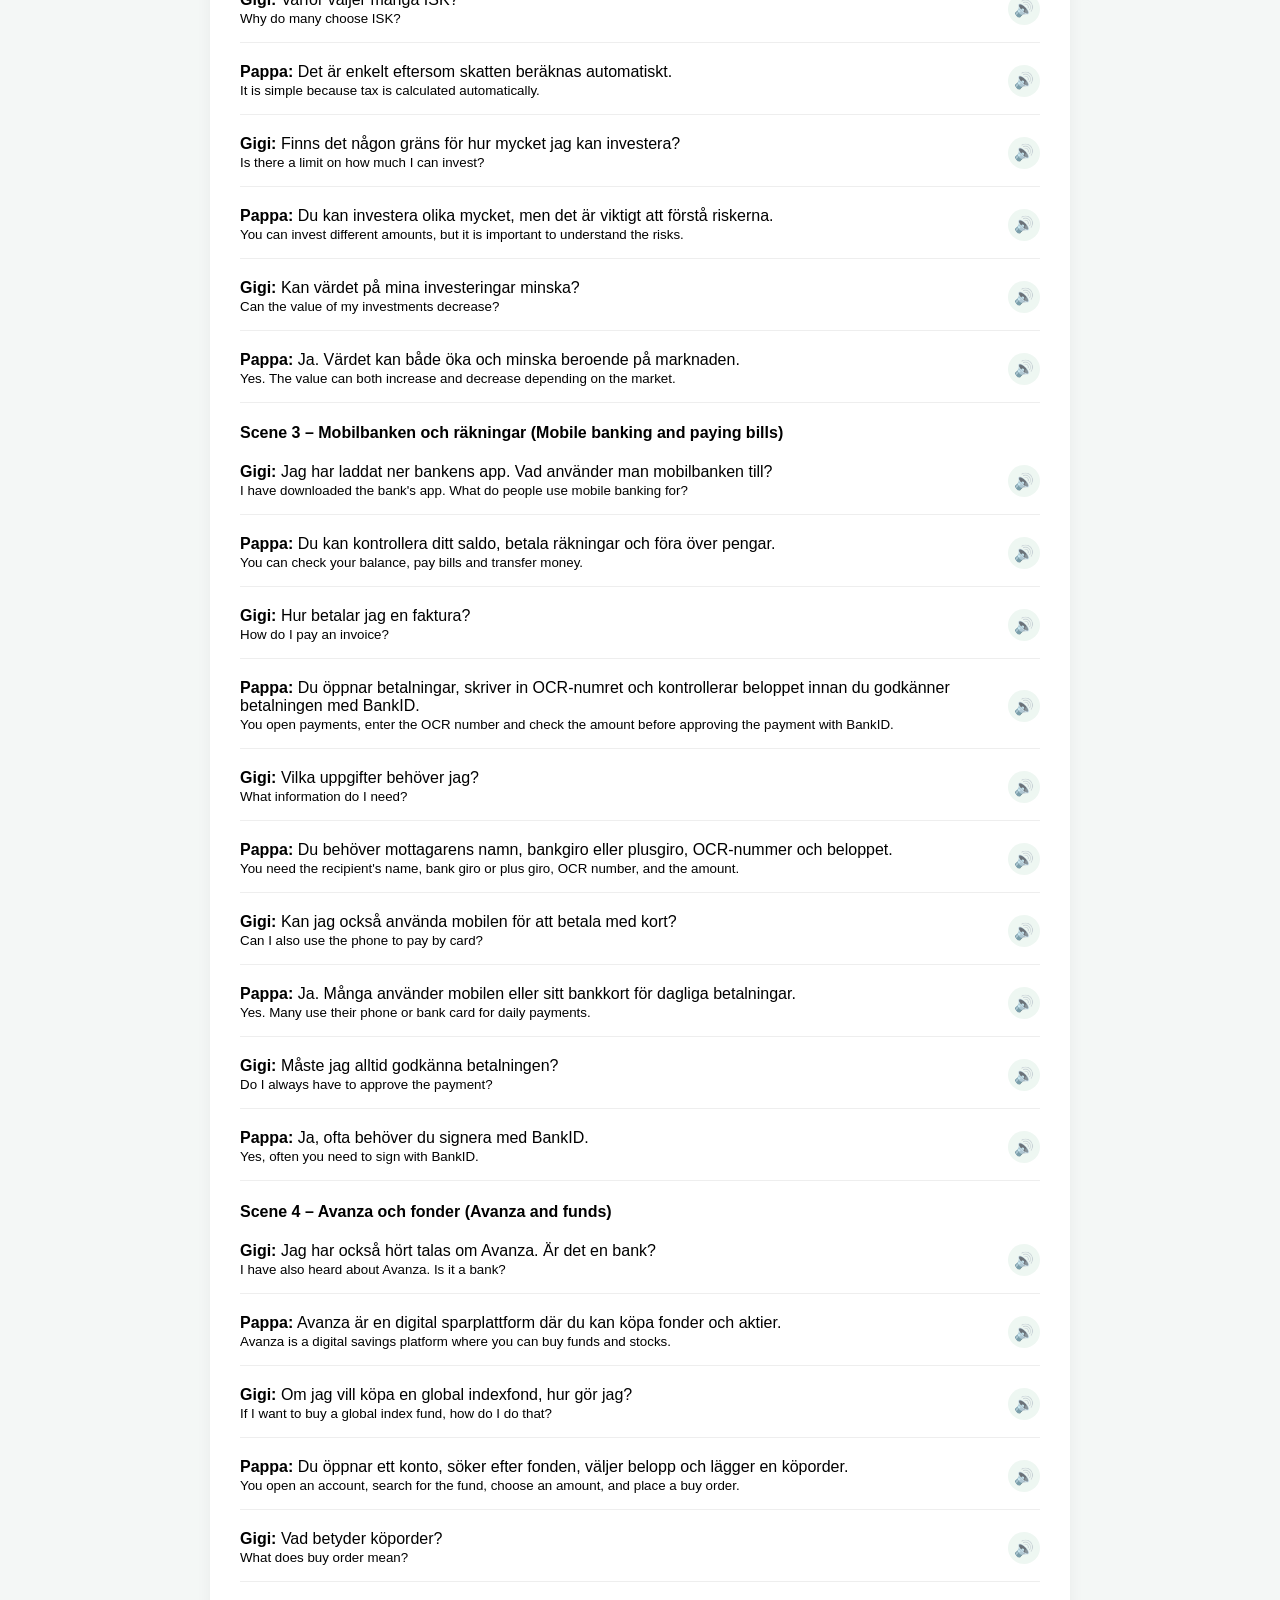
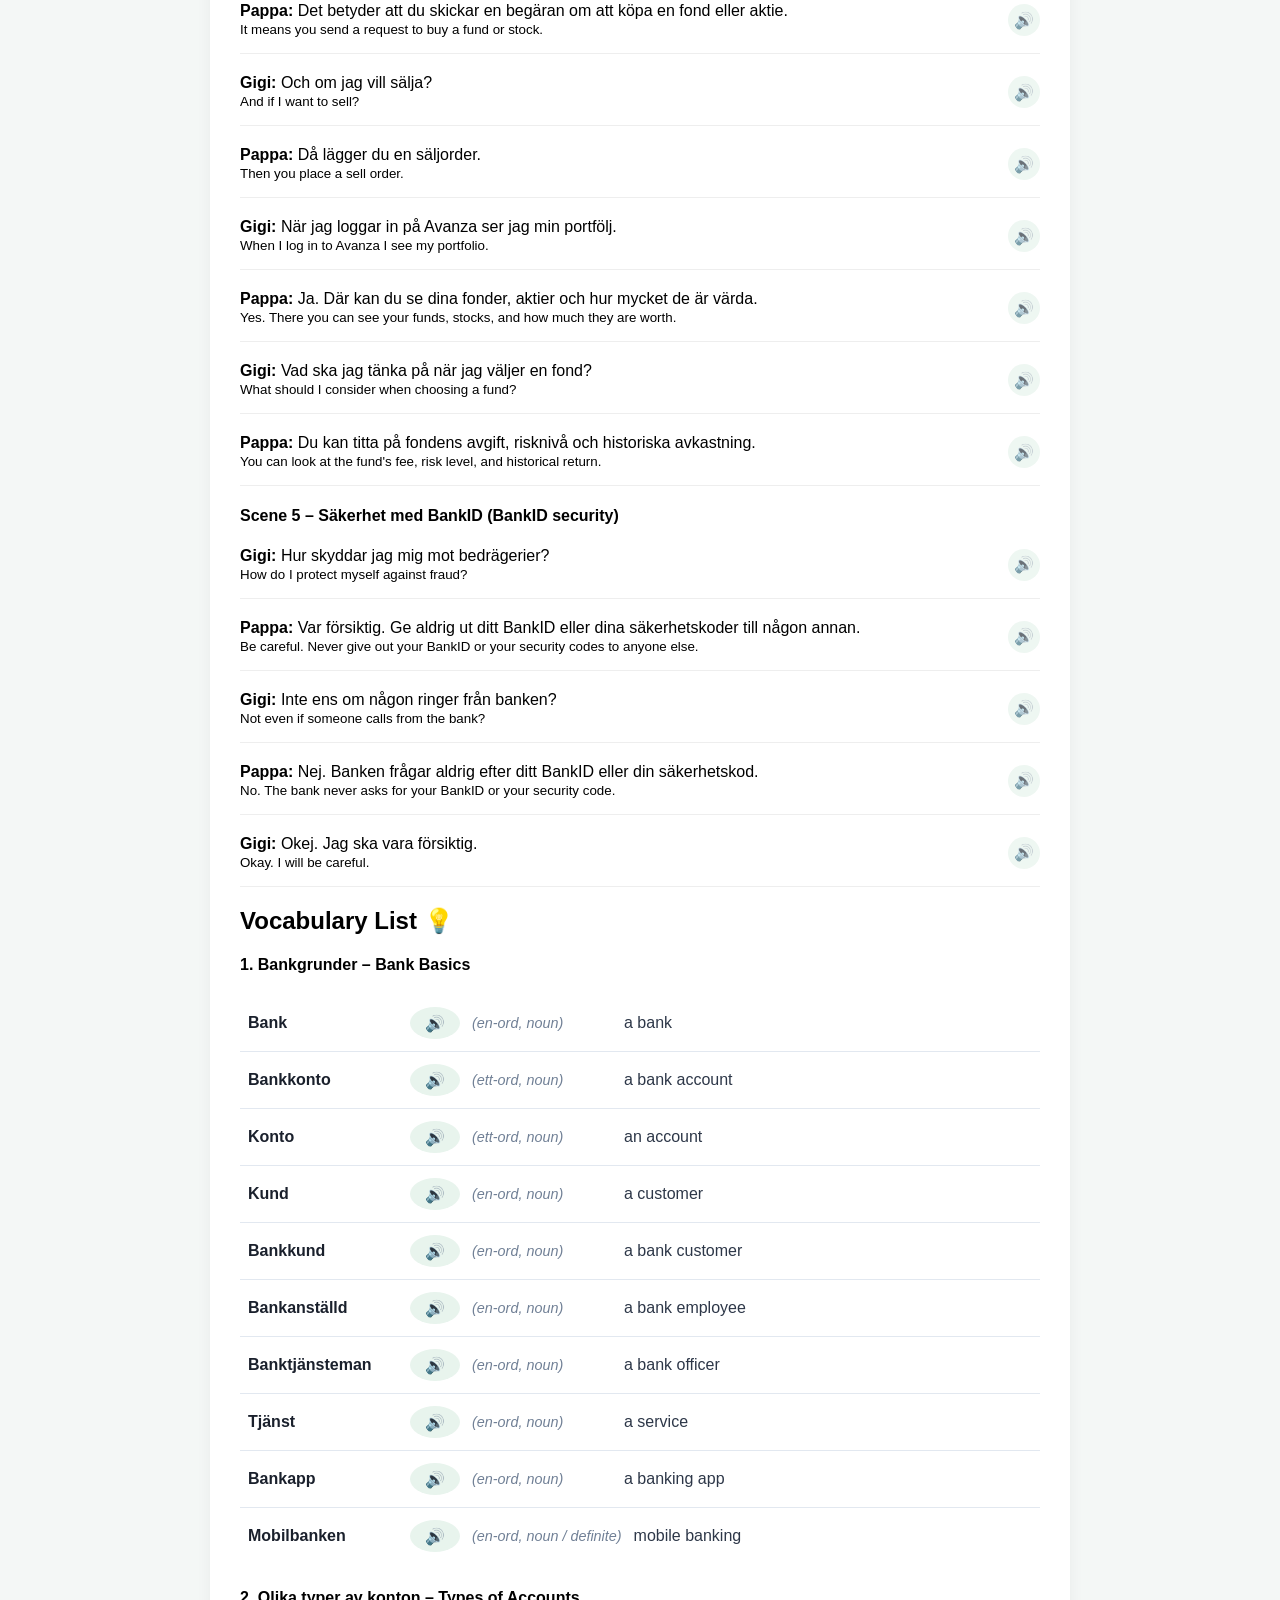
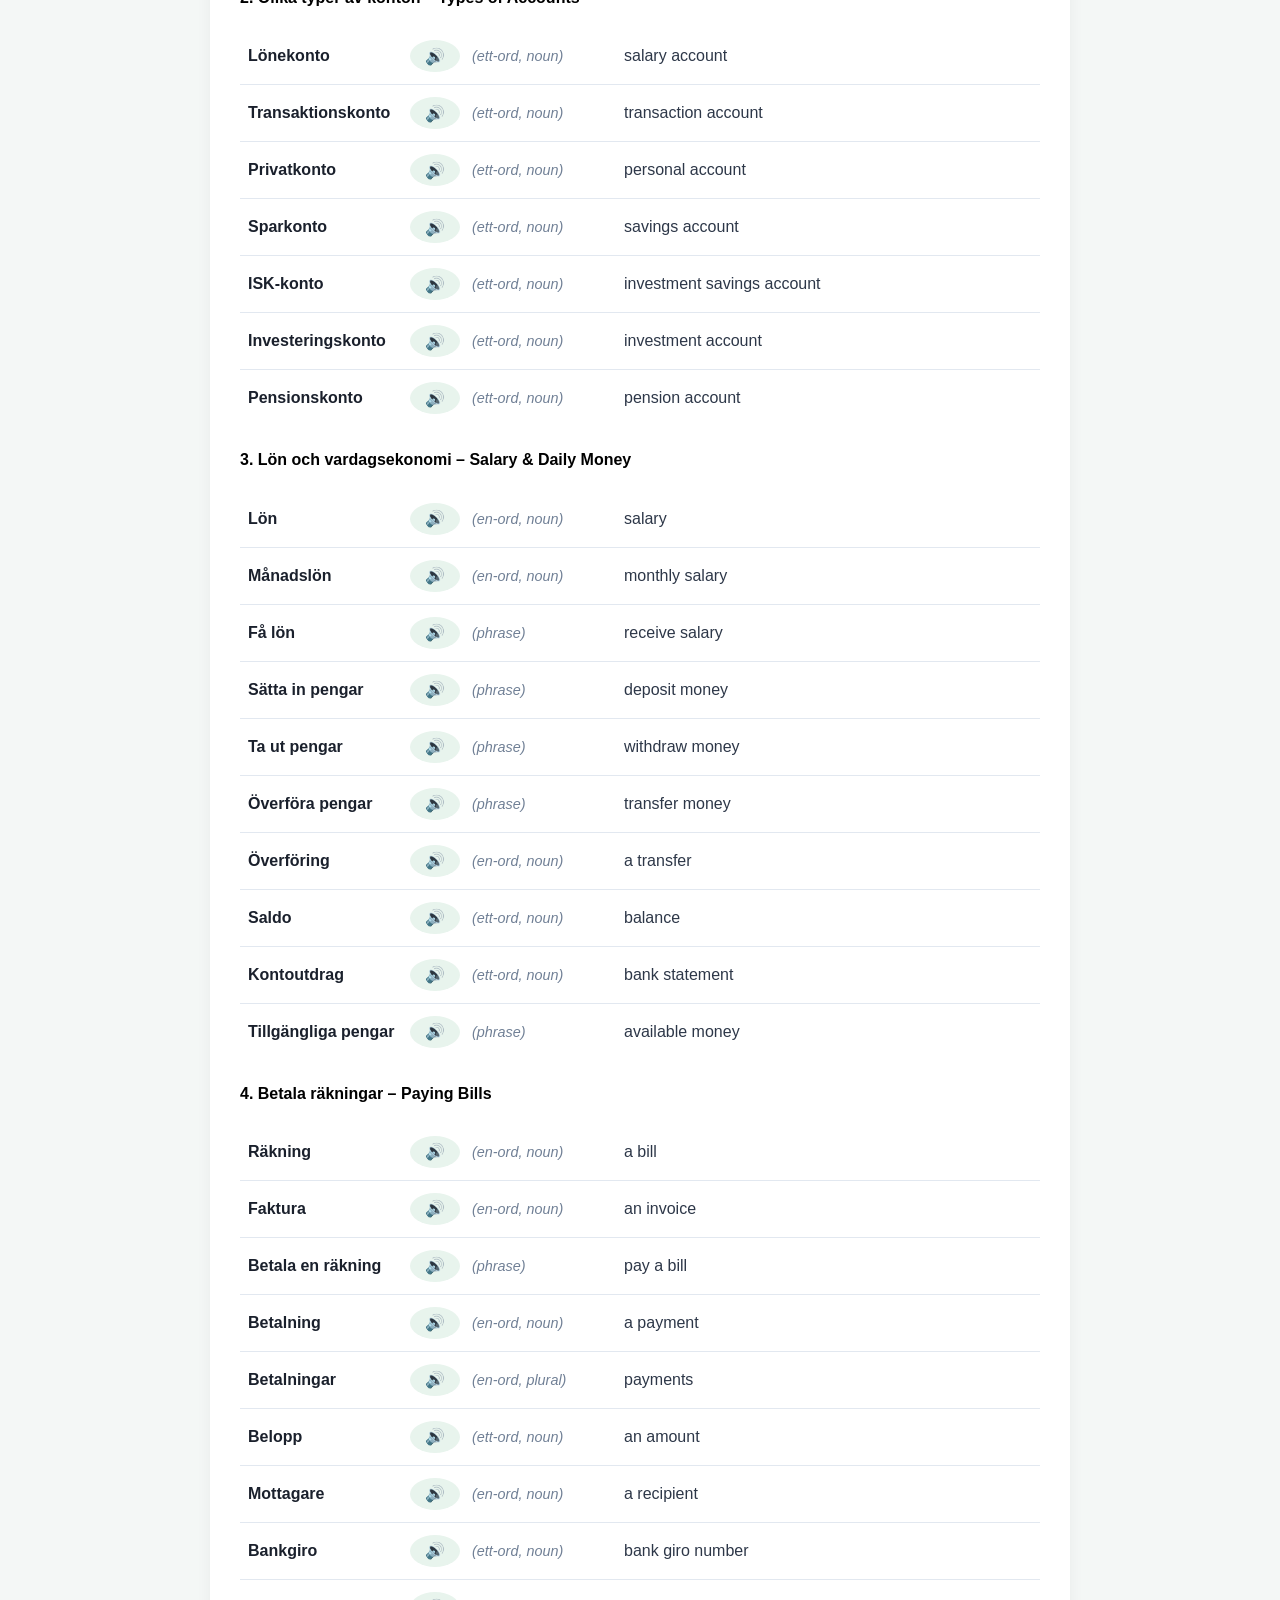
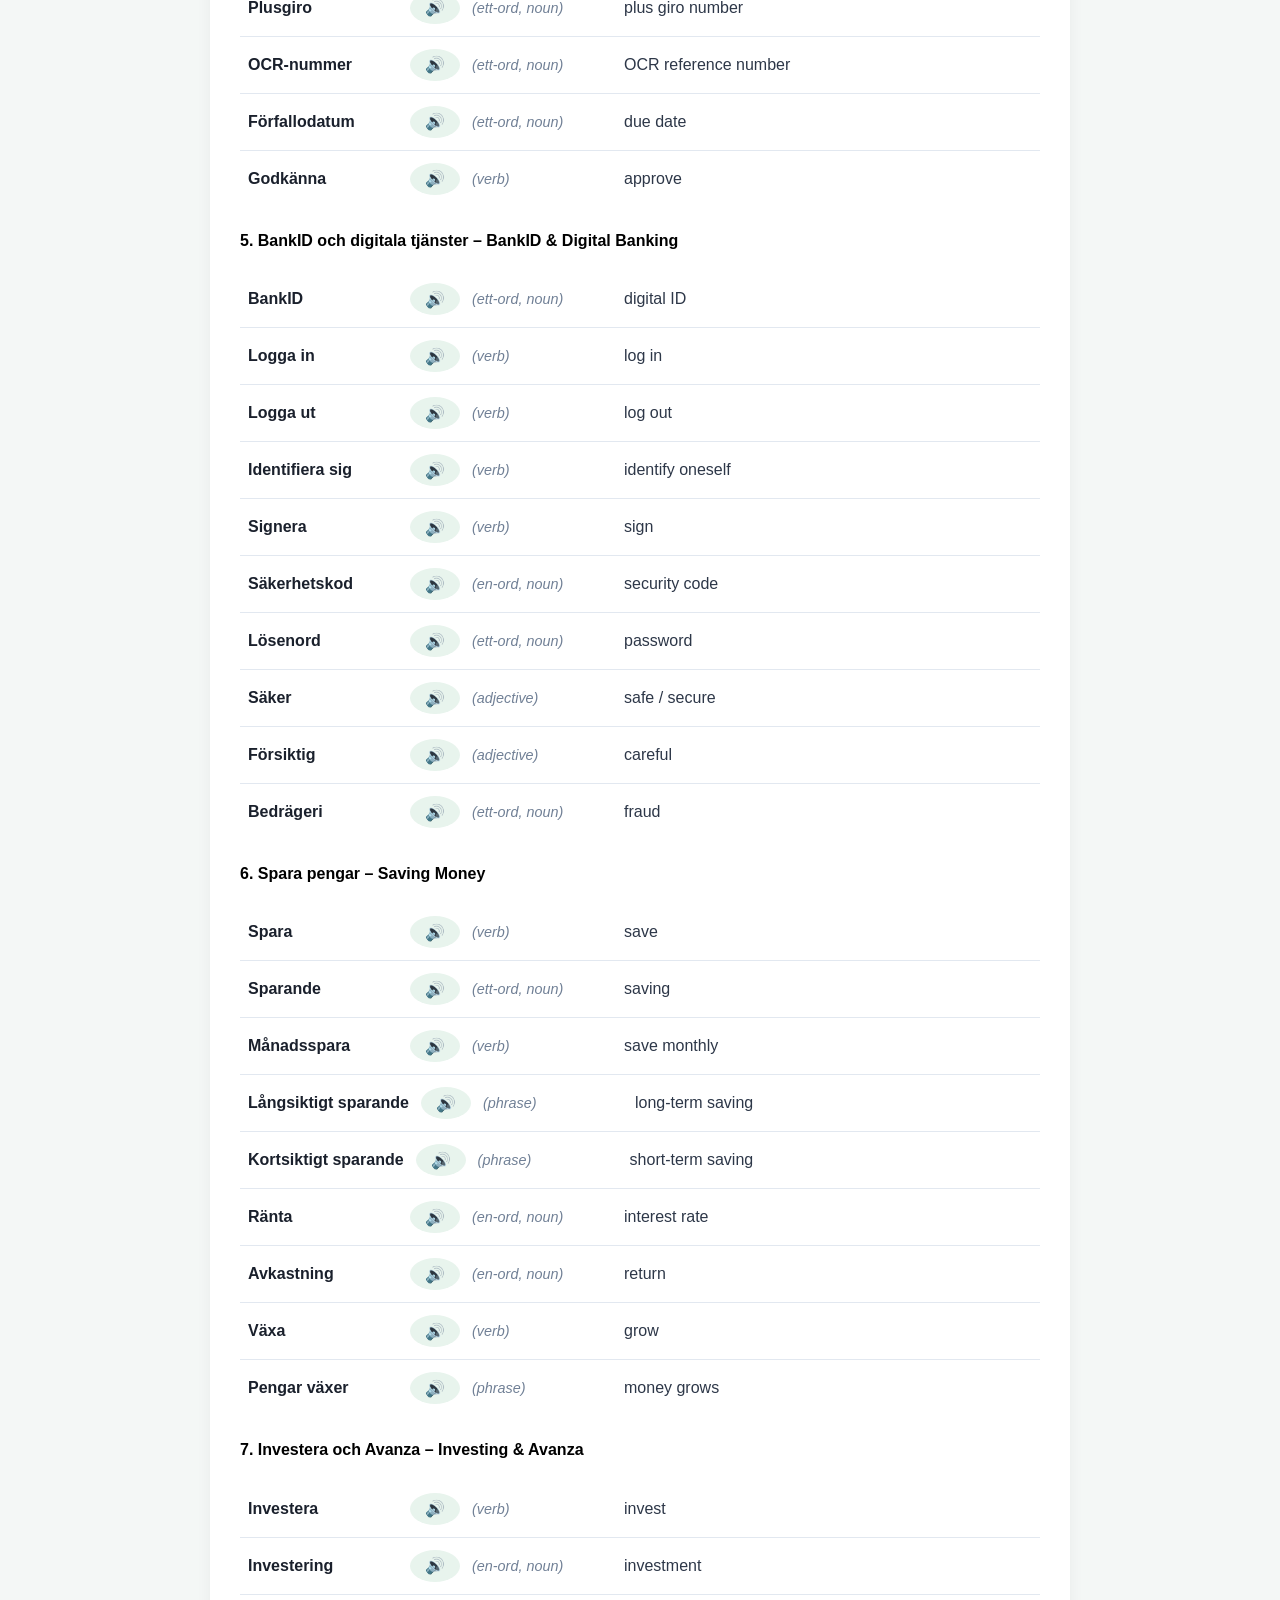
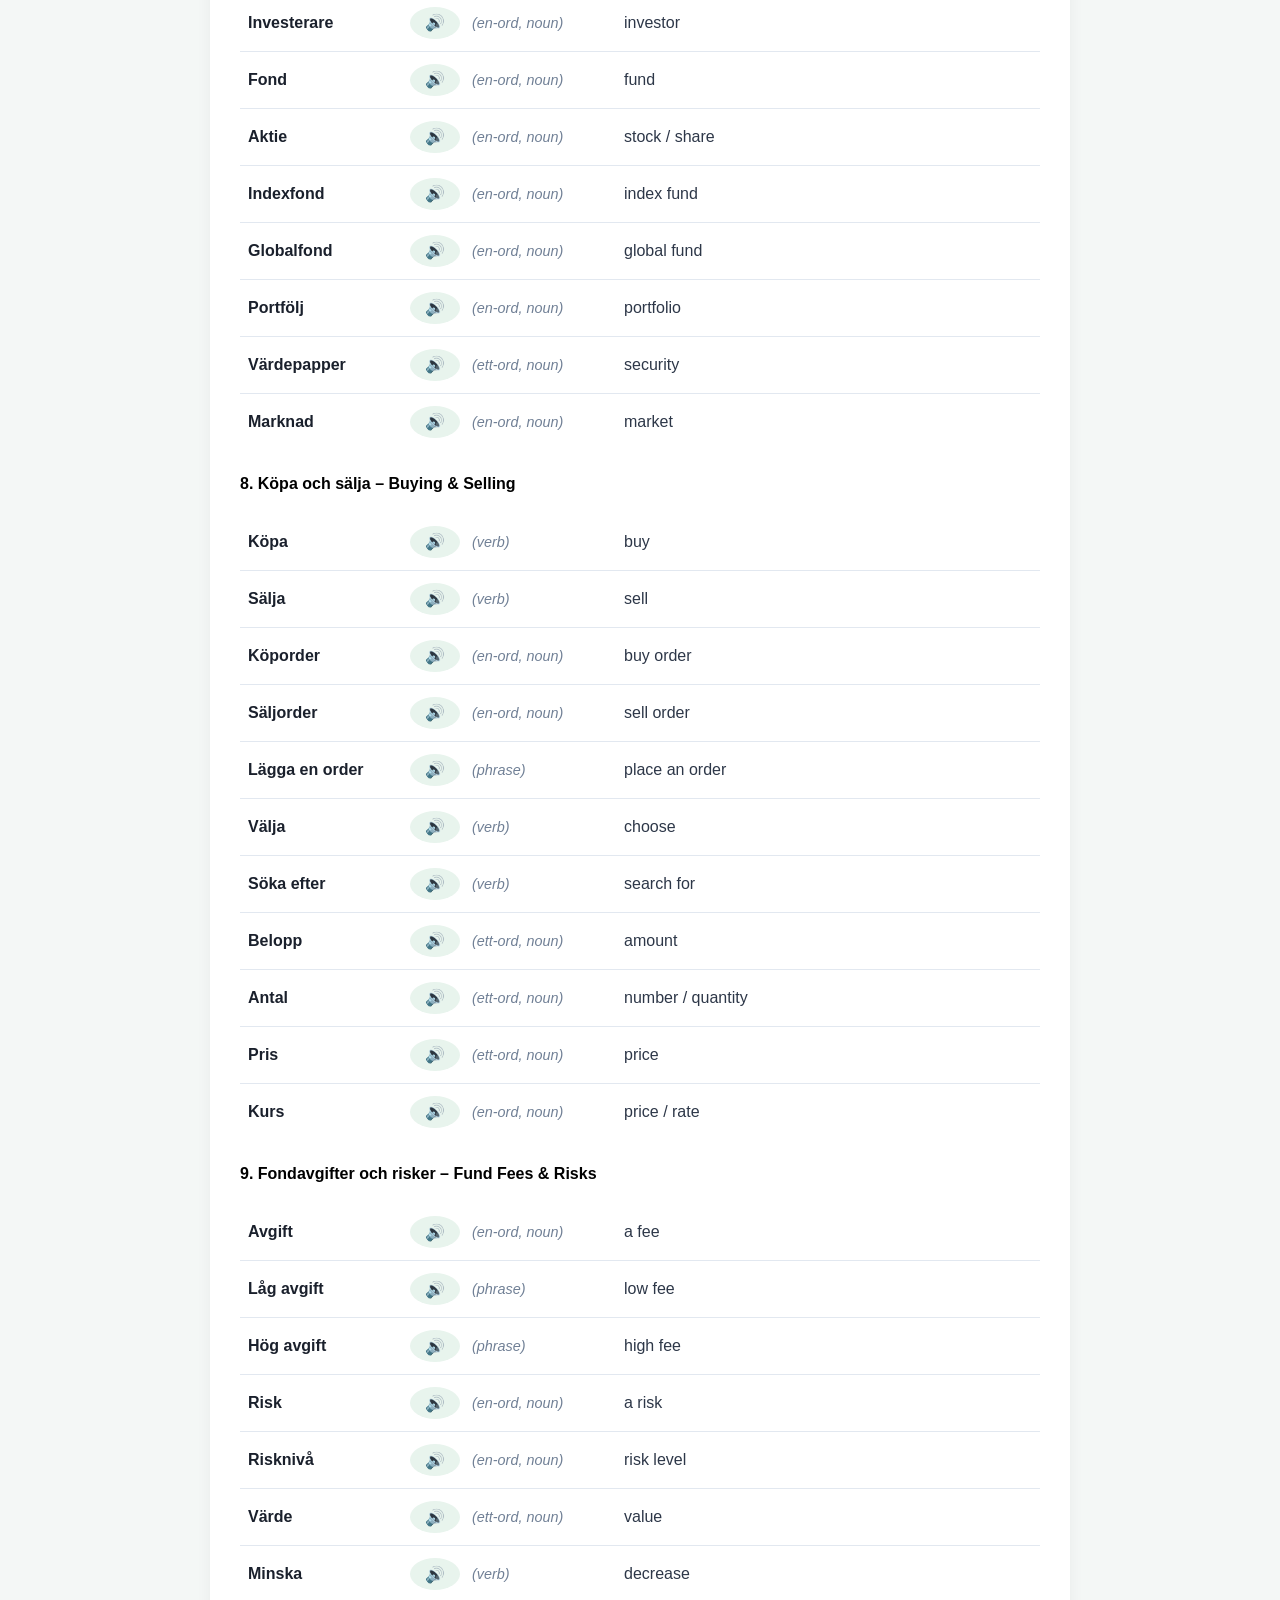
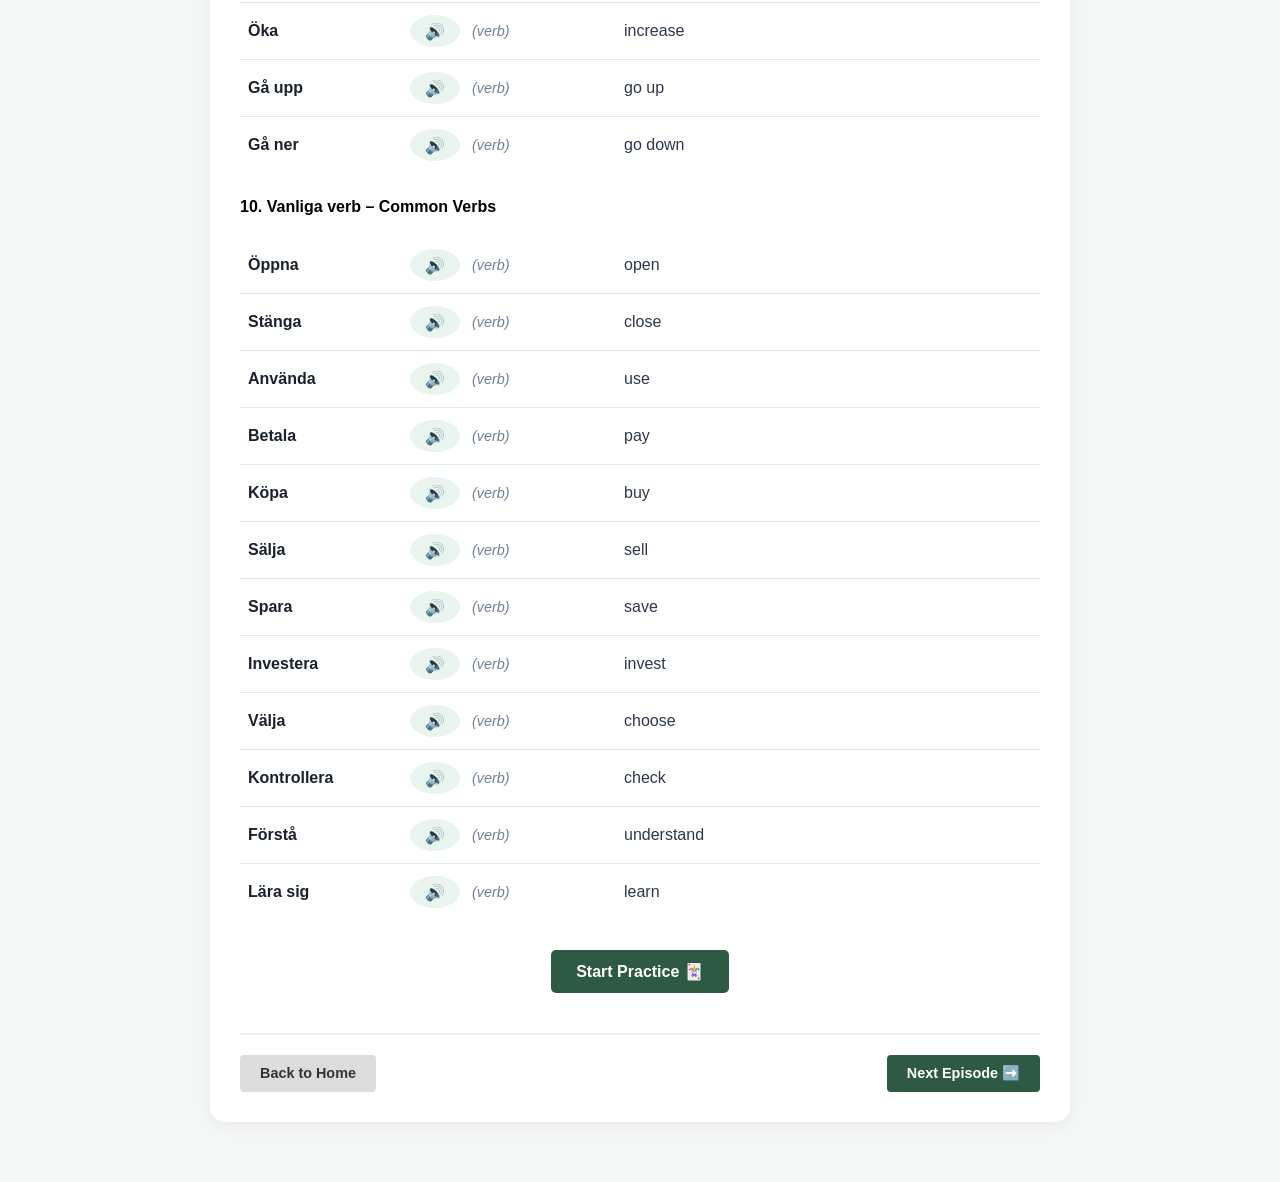
<file: episodes/episode4.html>
<!DOCTYPE html>
<html lang="sv">
<head>
    <meta charset="UTF-8">
    <title>Episode 4: Banken i Sverige | Learning Swedish</title>
    <link rel="stylesheet" href="../css/style.css">
   <style>
        .container { max-width: 800px; margin: 40px auto; padding: 30px; background: white; border-radius: 15px; box-shadow: 0 4px 15px rgba(0,0,0,0.05); }
        .audio-hero { background: #f0f4f2; padding: 25px; border-radius: 10px; text-align: center; margin-bottom: 30px; }
        .story-line { margin: 20px 0; padding-bottom: 15px; border-bottom: 1px solid #eee; display: flex; align-items: center; }
        .text-content { flex-grow: 1; }
        .speaker-icon { cursor: pointer; margin-left: 0; font-size: 1rem; vertical-align: middle; }
        
        /* === ✨ 替换后的干净单行 Vocabulary 样式（完全对齐 Lesson 1） === */
        .vocab-section ul,
        .vocab-list {
            list-style: none !important; /* 消除前面的小圆点 */
            padding-left: 0 !important;   /* 消除左侧默认缩进 */
            margin: 0 0 25px 0;
        }

        .vocab-item {
            display: flex;
            align-items: center;
            padding: 12px 8px;
            border-bottom: 1px solid #e2e8f0; /* 极简灰色下划线 */
            border-left: none !important;     /* 彻底去掉左边粗绿线 */
            background: transparent !important; /* 去掉大灰色背景框 */
            margin-bottom: 0;
            font-size: 1rem;
            gap: 12px;
        }

        .vocab-item:last-child {
            border-bottom: none;
        }

        .vocab-word {
            font-weight: 700;
            color: #1a202c;
            min-width: 150px; /* 固定的瑞典语单词列宽度 */
        }

        .vocab-tag {
            color: #718096;
            font-size: 0.9rem;
            font-style: italic;
            min-width: 140px; /* 固定的词性标签列宽度 */
        }

        .vocab-translation, .vocab-trans {
            color: #2d3748;
            flex-grow: 1;
            font-weight: normal; /* 取消原本粗体 */
            display: inline;    /* 确保在一行，不换行 */
            margin-top: 0;
        }

        .audio-btn, .speaker-icon {
            background: #e8f4ed;
            border: none;
            color: #2e5a44;
            border-radius: 50%;
            width: 32px;
            height: 32px;
            display: flex;
            align-items: center;
            justify-content: center;
            cursor: pointer;
            flex-shrink: 0;
        }
        /* ======================================================== */

        /* 练习及导航按钮样式 */
        .practice-btn { display: block; margin: 30px auto; padding: 12px 25px; background: #2e5a44; color: white; text-decoration: none; border-radius: 5px; width: fit-content; font-weight: bold; }
        .nav-footer { display: flex; justify-content: space-between; margin-top: 40px; padding-top: 20px; border-top: 2px solid #eee; }
        .nav-btn { padding: 10px 20px; text-decoration: none; border-radius: 4px; font-weight: bold; }
        .btn-home { background: #dcdcdc; color: #333; }
        .btn-next { background: #2e5a44; color: white; } 

        /* 高亮样式 */
        .highlight {
            background-color: #fff3cd;
            border-radius: 5px;
            transition: background-color 0.3s;
        }
    </style>
</head>
<body>
<div class="container">
    <h1>Episode 4: Banken i Sverige 🏦</h1>
    <p><i>Gigi lär sig om svenska banker (Gigi learns about Swedish banking)</i></p>
    
    <div class="audio-hero">
        <button onclick="togglePlayAll()">Listen to Whole Story 🔊</button>
    </div>
    
    <section>
        <h2>The Story 📖</h2>
        
        <h4>Scene 1 – Min första lön i Sverige (My first salary in Sweden)</h4>
        <div class="story-line"><div class="text-content"><b>Gigi:</b> Pappa, jag har börjat jobba som dataanalytiker nu. Jag får min första lön snart, men jag vill förstå hur svenskar använder sina bankkonton.<br><small>Dad, I have started working as a data analyst now. I get my first salary soon, but I want to understand how Swedes use their bank accounts.</small></div><span class="speaker-icon" onclick="play('ep4_1')">🔊</span></div>
        <div class="story-line"><div class="text-content"><b>Pappa:</b> Vad roligt, Gigi! När du börjar arbeta behöver du ett bankkonto där din lön kan sättas in.<br><small>How wonderful, Gigi! When you start working you need a bank account where your salary can be deposited.</small></div><span class="speaker-icon" onclick="play('ep4_2')">🔊</span></div>
        <div class="story-line"><div class="text-content"><b>Gigi:</b> Vilka konton brukar man ha i Sverige?<br><small>Which accounts do people usually have in Sweden?</small></div><span class="speaker-icon" onclick="play('ep4_3')">🔊</span></div>
        <div class="story-line"><div class="text-content"><b>Pappa:</b> De flesta har ett lönekonto eller ett transaktionskonto för sina vardagliga pengar.<br><small>Most people have a salary account or a transaction account for their everyday money.</small></div><span class="speaker-icon" onclick="play('ep4_4')">🔊</span></div>
        <div class="story-line"><div class="text-content"><b>Gigi:</b> Vad använder man det till?<br><small>What do you use it for?</small></div><span class="speaker-icon" onclick="play('ep4_5')">🔊</span></div>
        <div class="story-line"><div class="text-content"><b>Pappa:</b> Till exempel att få lön, betala räkningar, använda bankkortet och överföra pengar.<br><small>For example receiving salary, paying bills, using the debit card, and transferring money.</small></div><span class="speaker-icon" onclick="play('ep4_6')">🔊</span></div>
        <div class="story-line"><div class="text-content"><b>Gigi:</b> Kan jag se mina inkomster och utgifter i bankappen?<br><small>Can I see my income and expenses in the banking app?</small></div><span class="speaker-icon" onclick="play('ep4_7')">🔊</span></div>
        <div class="story-line"><div class="text-content"><b>Pappa:</b> Ja. Du kan kontrollera ditt saldo och se ditt kontoutdrag i mobilbanken.<br><small>Yes. You can check your balance and see your bank statement in mobile banking.</small></div><span class="speaker-icon" onclick="play('ep4_8')">🔊</span></div>
        <div class="story-line"><div class="text-content"><b>Gigi:</b> Det är bra. Då kan jag hålla koll på min ekonomi.<br><small>That is good. Then I can keep track of my finances.</small></div><span class="speaker-icon" onclick="play('ep4_9')">🔊</span></div>

        <h4>Scene 2 – Spara pengar och investera (Saving money and investing)</h4>
        <div class="story-line"><div class="text-content"><b>Gigi:</b> Jag gillar att analysera data, så jag vill också börja investera långsiktigt. Vilket konto använder många svenskar?<br><small>I like analyzing data, so I also want to start investing long-term. Which account do many Swedes use?</small></div><span class="speaker-icon" onclick="play('ep4_10')">🔊</span></div>
        <div class="story-line"><div class="text-content"><b>Pappa:</b> Många använder ett ISK-konto när de investerar i fonder och aktier.<br><small>Many use an ISK account when they invest in funds and stocks.</small></div><span class="speaker-icon" onclick="play('ep4_11')">🔊</span></div>
        <div class="story-line"><div class="text-content"><b>Gigi:</b> Vad är skillnaden mellan ett sparkonto och ett ISK-konto?<br><small>What is the difference between a savings account and an ISK account?</small></div><span class="speaker-icon" onclick="play('ep4_12')">🔊</span></div>
        <div class="story-line"><div class="text-content"><b>Pappa:</b> På ett sparkonto har du pengar som är säkra och lättillgängliga.<br><small>In a savings account you have money that is safe and easily accessible.</small></div><span class="speaker-icon" onclick="play('ep4_13')">🔊</span></div>
        <div class="story-line"><div class="text-content"><b>Gigi:</b> Och ISK?<br><small>And ISK?</small></div><span class="speaker-icon" onclick="play('ep4_14')">🔊</span></div>
        <div class="story-line"><div class="text-content"><b>Pappa:</b> Ett ISK-konto används för investeringar. Du kan köpa fonder och aktier där.<br><small>An ISK account is used for investments. You can buy funds and stocks there.</small></div><span class="speaker-icon" onclick="play('ep4_15')">🔊</span></div>
        <div class="story-line"><div class="text-content"><b>Gigi:</b> Varför väljer många ISK?<br><small>Why do many choose ISK?</small></div><span class="speaker-icon" onclick="play('ep4_16')">🔊</span></div>
        <div class="story-line"><div class="text-content"><b>Pappa:</b> Det är enkelt eftersom skatten beräknas automatiskt.<br><small>It is simple because tax is calculated automatically.</small></div><span class="speaker-icon" onclick="play('ep4_17')">🔊</span></div>
        <div class="story-line"><div class="text-content"><b>Gigi:</b> Finns det någon gräns för hur mycket jag kan investera?<br><small>Is there a limit on how much I can invest?</small></div><span class="speaker-icon" onclick="play('ep4_18')">🔊</span></div>
        <div class="story-line"><div class="text-content"><b>Pappa:</b> Du kan investera olika mycket, men det är viktigt att förstå riskerna.<br><small>You can invest different amounts, but it is important to understand the risks.</small></div><span class="speaker-icon" onclick="play('ep4_19')">🔊</span></div>
        <div class="story-line"><div class="text-content"><b>Gigi:</b> Kan värdet på mina investeringar minska?<br><small>Can the value of my investments decrease?</small></div><span class="speaker-icon" onclick="play('ep4_20')">🔊</span></div>
        <div class="story-line"><div class="text-content"><b>Pappa:</b> Ja. Värdet kan både öka och minska beroende på marknaden.<br><small>Yes. The value can both increase and decrease depending on the market.</small></div><span class="speaker-icon" onclick="play('ep4_21')">🔊</span></div>

        <h4>Scene 3 – Mobilbanken och räkningar (Mobile banking and paying bills)</h4>
        <div class="story-line"><div class="text-content"><b>Gigi:</b> Jag har laddat ner bankens app. Vad använder man mobilbanken till?<br><small>I have downloaded the bank's app. What do people use mobile banking for?</small></div><span class="speaker-icon" onclick="play('ep4_22')">🔊</span></div>
        <div class="story-line"><div class="text-content"><b>Pappa:</b> Du kan kontrollera ditt saldo, betala räkningar och föra över pengar.<br><small>You can check your balance, pay bills and transfer money.</small></div><span class="speaker-icon" onclick="play('ep4_23')">🔊</span></div>
        <div class="story-line"><div class="text-content"><b>Gigi:</b> Hur betalar jag en faktura?<br><small>How do I pay an invoice?</small></div><span class="speaker-icon" onclick="play('ep4_24')">🔊</span></div>
        <div class="story-line"><div class="text-content"><b>Pappa:</b> Du öppnar betalningar, skriver in OCR-numret och kontrollerar beloppet innan du godkänner betalningen med BankID.<br><small>You open payments, enter the OCR number and check the amount before approving the payment with BankID.</small></div><span class="speaker-icon" onclick="play('ep4_25')">🔊</span></div>
        <div class="story-line"><div class="text-content"><b>Gigi:</b> Vilka uppgifter behöver jag?<br><small>What information do I need?</small></div><span class="speaker-icon" onclick="play('ep4_26')">🔊</span></div>
        <div class="story-line"><div class="text-content"><b>Pappa:</b> Du behöver mottagarens namn, bankgiro eller plusgiro, OCR-nummer och beloppet.<br><small>You need the recipient's name, bank giro or plus giro, OCR number, and the amount.</small></div><span class="speaker-icon" onclick="play('ep4_27')">🔊</span></div>
        <div class="story-line"><div class="text-content"><b>Gigi:</b> Kan jag också använda mobilen för att betala med kort?<br><small>Can I also use the phone to pay by card?</small></div><span class="speaker-icon" onclick="play('ep4_28')">🔊</span></div>
        <div class="story-line"><div class="text-content"><b>Pappa:</b> Ja. Många använder mobilen eller sitt bankkort för dagliga betalningar.<br><small>Yes. Many use their phone or bank card for daily payments.</small></div><span class="speaker-icon" onclick="play('ep4_29')">🔊</span></div>
        <div class="story-line"><div class="text-content"><b>Gigi:</b> Måste jag alltid godkänna betalningen?<br><small>Do I always have to approve the payment?</small></div><span class="speaker-icon" onclick="play('ep4_30')">🔊</span></div>
        <div class="story-line"><div class="text-content"><b>Pappa:</b> Ja, ofta behöver du signera med BankID.<br><small>Yes, often you need to sign with BankID.</small></div><span class="speaker-icon" onclick="play('ep4_31')">🔊</span></div>

        <h4>Scene 4 – Avanza och fonder (Avanza and funds)</h4>
        <div class="story-line"><div class="text-content"><b>Gigi:</b> Jag har också hört talas om Avanza. Är det en bank?<br><small>I have also heard about Avanza. Is it a bank?</small></div><span class="speaker-icon" onclick="play('ep4_32')">🔊</span></div>
        <div class="story-line"><div class="text-content"><b>Pappa:</b> Avanza är en digital sparplattform där du kan köpa fonder och aktier.<br><small>Avanza is a digital savings platform where you can buy funds and stocks.</small></div><span class="speaker-icon" onclick="play('ep4_33')">🔊</span></div>
        <div class="story-line"><div class="text-content"><b>Gigi:</b> Om jag vill köpa en global indexfond, hur gör jag?<br><small>If I want to buy a global index fund, how do I do that?</small></div><span class="speaker-icon" onclick="play('ep4_34')">🔊</span></div>
        <div class="story-line"><div class="text-content"><b>Pappa:</b> Du öppnar ett konto, söker efter fonden, väljer belopp och lägger en köporder.<br><small>You open an account, search for the fund, choose an amount, and place a buy order.</small></div><span class="speaker-icon" onclick="play('ep4_35')">🔊</span></div>
        <div class="story-line"><div class="text-content"><b>Gigi:</b> Vad betyder köporder?<br><small>What does buy order mean?</small></div><span class="speaker-icon" onclick="play('ep4_36')">🔊</span></div>
        <div class="story-line"><div class="text-content"><b>Pappa:</b> Det betyder att du skickar en begäran om att köpa en fond eller aktie.<br><small>It means you send a request to buy a fund or stock.</small></div><span class="speaker-icon" onclick="play('ep4_37')">🔊</span></div>
        <div class="story-line"><div class="text-content"><b>Gigi:</b> Och om jag vill sälja?<br><small>And if I want to sell?</small></div><span class="speaker-icon" onclick="play('ep4_38')">🔊</span></div>
        <div class="story-line"><div class="text-content"><b>Pappa:</b> Då lägger du en säljorder.<br><small>Then you place a sell order.</small></div><span class="speaker-icon" onclick="play('ep4_39')">🔊</span></div>
        <div class="story-line"><div class="text-content"><b>Gigi:</b> När jag loggar in på Avanza ser jag min portfölj.<br><small>When I log in to Avanza I see my portfolio.</small></div><span class="speaker-icon" onclick="play('ep4_40')">🔊</span></div>
        <div class="story-line"><div class="text-content"><b>Pappa:</b> Ja. Där kan du se dina fonder, aktier och hur mycket de är värda.<br><small>Yes. There you can see your funds, stocks, and how much they are worth.</small></div><span class="speaker-icon" onclick="play('ep4_41')">🔊</span></div>
        <div class="story-line"><div class="text-content"><b>Gigi:</b> Vad ska jag tänka på när jag väljer en fond?<br><small>What should I consider when choosing a fund?</small></div><span class="speaker-icon" onclick="play('ep4_42')">🔊</span></div>
        <div class="story-line"><div class="text-content"><b>Pappa:</b> Du kan titta på fondens avgift, risknivå och historiska avkastning.<br><small>You can look at the fund's fee, risk level, and historical return.</small></div><span class="speaker-icon" onclick="play('ep4_43')">🔊</span></div>

        <h4>Scene 5 – Säkerhet med BankID (BankID security)</h4>
        <div class="story-line"><div class="text-content"><b>Gigi:</b> Hur skyddar jag mig mot bedrägerier?<br><small>How do I protect myself against fraud?</small></div><span class="speaker-icon" onclick="play('ep4_44')">🔊</span></div>
        <div class="story-line"><div class="text-content"><b>Pappa:</b> Var försiktig. Ge aldrig ut ditt BankID eller dina säkerhetskoder till någon annan.<br><small>Be careful. Never give out your BankID or your security codes to anyone else.</small></div><span class="speaker-icon" onclick="play('ep4_45')">🔊</span></div>
        <div class="story-line"><div class="text-content"><b>Gigi:</b> Inte ens om någon ringer från banken?<br><small>Not even if someone calls from the bank?</small></div><span class="speaker-icon" onclick="play('ep4_46')">🔊</span></div>
        <div class="story-line"><div class="text-content"><b>Pappa:</b> Nej. Banken frågar aldrig efter ditt BankID eller din säkerhetskod.<br><small>No. The bank never asks for your BankID or your security code.</small></div><span class="speaker-icon" onclick="play('ep4_47')">🔊</span></div>
        <div class="story-line"><div class="text-content"><b>Gigi:</b> Okej. Jag ska vara försiktig.<br><small>Okay. I will be careful.</small></div><span class="speaker-icon" onclick="play('ep4_48')">🔊</span></div>
    </section>

   <section class="vocab-section">
    <h2>Vocabulary List 💡</h2>

    <h4>1. Bankgrunder – Bank Basics</h4>
    <ul class="vocab-list">
        <li class="vocab-item">
            <span class="vocab-word">Bank</span>
            <button class="audio-btn" title="Listen" onclick="play('v_en_bank')">🔊</button>
            <span class="vocab-tag">(en-ord, noun)</span>
            <span class="vocab-trans">a bank</span>
        </li>
        <li class="vocab-item">
            <span class="vocab-word">Bankkonto</span>
            <button class="audio-btn" title="Listen" onclick="play('v_ett_bankkonto')">🔊</button>
            <span class="vocab-tag">(ett-ord, noun)</span>
            <span class="vocab-trans">a bank account</span>
        </li>
        <li class="vocab-item">
            <span class="vocab-word">Konto</span>
            <button class="audio-btn" title="Listen" onclick="play('v_ett_konto')">🔊</button>
            <span class="vocab-tag">(ett-ord, noun)</span>
            <span class="vocab-trans">an account</span>
        </li>
        <li class="vocab-item">
            <span class="vocab-word">Kund</span>
            <button class="audio-btn" title="Listen" onclick="play('v_en_kund')">🔊</button>
            <span class="vocab-tag">(en-ord, noun)</span>
            <span class="vocab-trans">a customer</span>
        </li>
        <li class="vocab-item">
            <span class="vocab-word">Bankkund</span>
            <button class="audio-btn" title="Listen" onclick="play('v_en_bankkund')">🔊</button>
            <span class="vocab-tag">(en-ord, noun)</span>
            <span class="vocab-trans">a bank customer</span>
        </li>
        <li class="vocab-item">
            <span class="vocab-word">Bankanställd</span>
            <button class="audio-btn" title="Listen" onclick="play('v_en_bankanstalld')">🔊</button>
            <span class="vocab-tag">(en-ord, noun)</span>
            <span class="vocab-trans">a bank employee</span>
        </li>
        <li class="vocab-item">
            <span class="vocab-word">Banktjänsteman</span>
            <button class="audio-btn" title="Listen" onclick="play('v_en_banktjansteman')">🔊</button>
            <span class="vocab-tag">(en-ord, noun)</span>
            <span class="vocab-trans">a bank officer</span>
        </li>
        <li class="vocab-item">
            <span class="vocab-word">Tjänst</span>
            <button class="audio-btn" title="Listen" onclick="play('v_en_tjanst')">🔊</button>
            <span class="vocab-tag">(en-ord, noun)</span>
            <span class="vocab-trans">a service</span>
        </li>
        <li class="vocab-item">
            <span class="vocab-word">Bankapp</span>
            <button class="audio-btn" title="Listen" onclick="play('v_en_bankapp')">🔊</button>
            <span class="vocab-tag">(en-ord, noun)</span>
            <span class="vocab-trans">a banking app</span>
        </li>
        <li class="vocab-item">
            <span class="vocab-word">Mobilbanken</span>
            <button class="audio-btn" title="Listen" onclick="play('v_mobilbanken')">🔊</button>
            <span class="vocab-tag">(en-ord, noun / definite)</span>
            <span class="vocab-trans">mobile banking</span>
        </li>
    </ul>

    <h4>2. Olika typer av konton – Types of Accounts</h4>
    <ul class="vocab-list">
        <li class="vocab-item">
            <span class="vocab-word">Lönekonto</span>
            <button class="audio-btn" title="Listen" onclick="play('v_ett_lonekonto')">🔊</button>
            <span class="vocab-tag">(ett-ord, noun)</span>
            <span class="vocab-trans">salary account</span>
        </li>
        <li class="vocab-item">
            <span class="vocab-word">Transaktionskonto</span>
            <button class="audio-btn" title="Listen" onclick="play('v_ett_transaktionskonto')">🔊</button>
            <span class="vocab-tag">(ett-ord, noun)</span>
            <span class="vocab-trans">transaction account</span>
        </li>
        <li class="vocab-item">
            <span class="vocab-word">Privatkonto</span>
            <button class="audio-btn" title="Listen" onclick="play('v_ett_privatkonto')">🔊</button>
            <span class="vocab-tag">(ett-ord, noun)</span>
            <span class="vocab-trans">personal account</span>
        </li>
        <li class="vocab-item">
            <span class="vocab-word">Sparkonto</span>
            <button class="audio-btn" title="Listen" onclick="play('v_ett_sparkonto')">🔊</button>
            <span class="vocab-tag">(ett-ord, noun)</span>
            <span class="vocab-trans">savings account</span>
        </li>
        <li class="vocab-item">
            <span class="vocab-word">ISK-konto</span>
            <button class="audio-btn" title="Listen" onclick="play('v_ett_isk_konto')">🔊</button>
            <span class="vocab-tag">(ett-ord, noun)</span>
            <span class="vocab-trans">investment savings account</span>
        </li>
        <li class="vocab-item">
            <span class="vocab-word">Investeringskonto</span>
            <button class="audio-btn" title="Listen" onclick="play('v_ett_investeringskonto')">🔊</button>
            <span class="vocab-tag">(ett-ord, noun)</span>
            <span class="vocab-trans">investment account</span>
        </li>
        <li class="vocab-item">
            <span class="vocab-word">Pensionskonto</span>
            <button class="audio-btn" title="Listen" onclick="play('v_ett_pensionskonto')">🔊</button>
            <span class="vocab-tag">(ett-ord, noun)</span>
            <span class="vocab-trans">pension account</span>
        </li>
    </ul>

    <h4>3. Lön och vardagsekonomi – Salary & Daily Money</h4>
    <ul class="vocab-list">
        <li class="vocab-item">
            <span class="vocab-word">Lön</span>
            <button class="audio-btn" title="Listen" onclick="play('v_en_lon')">🔊</button>
            <span class="vocab-tag">(en-ord, noun)</span>
            <span class="vocab-trans">salary</span>
        </li>
        <li class="vocab-item">
            <span class="vocab-word">Månadslön</span>
            <button class="audio-btn" title="Listen" onclick="play('v_en_manadslon')">🔊</button>
            <span class="vocab-tag">(en-ord, noun)</span>
            <span class="vocab-trans">monthly salary</span>
        </li>
        <li class="vocab-item">
            <span class="vocab-word">Få lön</span>
            <button class="audio-btn" title="Listen" onclick="play('v_fa_lon')">🔊</button>
            <span class="vocab-tag">(phrase)</span>
            <span class="vocab-trans">receive salary</span>
        </li>
        <li class="vocab-item">
            <span class="vocab-word">Sätta in pengar</span>
            <button class="audio-btn" title="Listen" onclick="play('v_satta_in_pengar')">🔊</button>
            <span class="vocab-tag">(phrase)</span>
            <span class="vocab-trans">deposit money</span>
        </li>
        <li class="vocab-item">
            <span class="vocab-word">Ta ut pengar</span>
            <button class="audio-btn" title="Listen" onclick="play('v_ta_ut_pengar')">🔊</button>
            <span class="vocab-tag">(phrase)</span>
            <span class="vocab-trans">withdraw money</span>
        </li>
        <li class="vocab-item">
            <span class="vocab-word">Överföra pengar</span>
            <button class="audio-btn" title="Listen" onclick="play('v_overfora_pengar')">🔊</button>
            <span class="vocab-tag">(phrase)</span>
            <span class="vocab-trans">transfer money</span>
        </li>
        <li class="vocab-item">
            <span class="vocab-word">Överföring</span>
            <button class="audio-btn" title="Listen" onclick="play('v_en_overforing')">🔊</button>
            <span class="vocab-tag">(en-ord, noun)</span>
            <span class="vocab-trans">a transfer</span>
        </li>
        <li class="vocab-item">
            <span class="vocab-word">Saldo</span>
            <button class="audio-btn" title="Listen" onclick="play('v_ett_saldo')">🔊</button>
            <span class="vocab-tag">(ett-ord, noun)</span>
            <span class="vocab-trans">balance</span>
        </li>
        <li class="vocab-item">
            <span class="vocab-word">Kontoutdrag</span>
            <button class="audio-btn" title="Listen" onclick="play('v_ett_kontoutdrag')">🔊</button>
            <span class="vocab-tag">(ett-ord, noun)</span>
            <span class="vocab-trans">bank statement</span>
        </li>
        <li class="vocab-item">
            <span class="vocab-word">Tillgängliga pengar</span>
            <button class="audio-btn" title="Listen" onclick="play('v_tillgangliga_pengar')">🔊</button>
            <span class="vocab-tag">(phrase)</span>
            <span class="vocab-trans">available money</span>
        </li>
    </ul>

    <h4>4. Betala räkningar – Paying Bills</h4>
    <ul class="vocab-list">
        <li class="vocab-item">
            <span class="vocab-word">Räkning</span>
            <button class="audio-btn" title="Listen" onclick="play('v_en_rakning')">🔊</button>
            <span class="vocab-tag">(en-ord, noun)</span>
            <span class="vocab-trans">a bill</span>
        </li>
        <li class="vocab-item">
            <span class="vocab-word">Faktura</span>
            <button class="audio-btn" title="Listen" onclick="play('v_en_faktura')">🔊</button>
            <span class="vocab-tag">(en-ord, noun)</span>
            <span class="vocab-trans">an invoice</span>
        </li>
        <li class="vocab-item">
            <span class="vocab-word">Betala en räkning</span>
            <button class="audio-btn" title="Listen" onclick="play('v_betala_en_rakning')">🔊</button>
            <span class="vocab-tag">(phrase)</span>
            <span class="vocab-trans">pay a bill</span>
        </li>
        <li class="vocab-item">
            <span class="vocab-word">Betalning</span>
            <button class="audio-btn" title="Listen" onclick="play('v_en_betalning')">🔊</button>
            <span class="vocab-tag">(en-ord, noun)</span>
            <span class="vocab-trans">a payment</span>
        </li>
        <li class="vocab-item">
            <span class="vocab-word">Betalningar</span>
            <button class="audio-btn" title="Listen" onclick="play('v_betalningar')">🔊</button>
            <span class="vocab-tag">(en-ord, plural)</span>
            <span class="vocab-trans">payments</span>
        </li>
        <li class="vocab-item">
            <span class="vocab-word">Belopp</span>
            <button class="audio-btn" title="Listen" onclick="play('v_ett_belopp')">🔊</button>
            <span class="vocab-tag">(ett-ord, noun)</span>
            <span class="vocab-trans">an amount</span>
        </li>
        <li class="vocab-item">
            <span class="vocab-word">Mottagare</span>
            <button class="audio-btn" title="Listen" onclick="play('v_en_mottagare')">🔊</button>
            <span class="vocab-tag">(en-ord, noun)</span>
            <span class="vocab-trans">a recipient</span>
        </li>
        <li class="vocab-item">
            <span class="vocab-word">Bankgiro</span>
            <button class="audio-btn" title="Listen" onclick="play('v_ett_bankgiro')">🔊</button>
            <span class="vocab-tag">(ett-ord, noun)</span>
            <span class="vocab-trans">bank giro number</span>
        </li>
        <li class="vocab-item">
            <span class="vocab-word">Plusgiro</span>
            <button class="audio-btn" title="Listen" onclick="play('v_ett_plusgiro')">🔊</button>
            <span class="vocab-tag">(ett-ord, noun)</span>
            <span class="vocab-trans">plus giro number</span>
        </li>
        <li class="vocab-item">
            <span class="vocab-word">OCR-nummer</span>
            <button class="audio-btn" title="Listen" onclick="play('v_ett_ocr_nummer')">🔊</button>
            <span class="vocab-tag">(ett-ord, noun)</span>
            <span class="vocab-trans">OCR reference number</span>
        </li>
        <li class="vocab-item">
            <span class="vocab-word">Förfallodatum</span>
            <button class="audio-btn" title="Listen" onclick="play('v_forfallodatum')">🔊</button>
            <span class="vocab-tag">(ett-ord, noun)</span>
            <span class="vocab-trans">due date</span>
        </li>
        <li class="vocab-item">
            <span class="vocab-word">Godkänna</span>
            <button class="audio-btn" title="Listen" onclick="play('v_godkanna')">🔊</button>
            <span class="vocab-tag">(verb)</span>
            <span class="vocab-trans">approve</span>
        </li>
    </ul>

    <h4>5. BankID och digitala tjänster – BankID & Digital Banking</h4>
    <ul class="vocab-list">
        <li class="vocab-item">
            <span class="vocab-word">BankID</span>
            <button class="audio-btn" title="Listen" onclick="play('v_bankid')">🔊</button>
            <span class="vocab-tag">(ett-ord, noun)</span>
            <span class="vocab-trans">digital ID</span>
        </li>
        <li class="vocab-item">
            <span class="vocab-word">Logga in</span>
            <button class="audio-btn" title="Listen" onclick="play('v_logga_in')">🔊</button>
            <span class="vocab-tag">(verb)</span>
            <span class="vocab-trans">log in</span>
        </li>
        <li class="vocab-item">
            <span class="vocab-word">Logga ut</span>
            <button class="audio-btn" title="Listen" onclick="play('v_logga_ut')">🔊</button>
            <span class="vocab-tag">(verb)</span>
            <span class="vocab-trans">log out</span>
        </li>
        <li class="vocab-item">
            <span class="vocab-word">Identifiera sig</span>
            <button class="audio-btn" title="Listen" onclick="play('v_identifiera_sig')">🔊</button>
            <span class="vocab-tag">(verb)</span>
            <span class="vocab-trans">identify oneself</span>
        </li>
        <li class="vocab-item">
            <span class="vocab-word">Signera</span>
            <button class="audio-btn" title="Listen" onclick="play('v_signera')">🔊</button>
            <span class="vocab-tag">(verb)</span>
            <span class="vocab-trans">sign</span>
        </li>
        <li class="vocab-item">
            <span class="vocab-word">Säkerhetskod</span>
            <button class="audio-btn" title="Listen" onclick="play('v_en_sakerhetskod')">🔊</button>
            <span class="vocab-tag">(en-ord, noun)</span>
            <span class="vocab-trans">security code</span>
        </li>
        <li class="vocab-item">
            <span class="vocab-word">Lösenord</span>
            <button class="audio-btn" title="Listen" onclick="play('v_ett_losenord')">🔊</button>
            <span class="vocab-tag">(ett-ord, noun)</span>
            <span class="vocab-trans">password</span>
        </li>
        <li class="vocab-item">
            <span class="vocab-word">Säker</span>
            <button class="audio-btn" title="Listen" onclick="play('v_saker')">🔊</button>
            <span class="vocab-tag">(adjective)</span>
            <span class="vocab-trans">safe / secure</span>
        </li>
        <li class="vocab-item">
            <span class="vocab-word">Försiktig</span>
            <button class="audio-btn" title="Listen" onclick="play('v_forsiktig')">🔊</button>
            <span class="vocab-tag">(adjective)</span>
            <span class="vocab-trans">careful</span>
        </li>
        <li class="vocab-item">
            <span class="vocab-word">Bedrägeri</span>
            <button class="audio-btn" title="Listen" onclick="play('v_ett_bedrageri')">🔊</button>
            <span class="vocab-tag">(ett-ord, noun)</span>
            <span class="vocab-trans">fraud</span>
        </li>
    </ul>

    <h4>6. Spara pengar – Saving Money</h4>
    <ul class="vocab-list">
        <li class="vocab-item">
            <span class="vocab-word">Spara</span>
            <button class="audio-btn" title="Listen" onclick="play('v_spara')">🔊</button>
            <span class="vocab-tag">(verb)</span>
            <span class="vocab-trans">save</span>
        </li>
        <li class="vocab-item">
            <span class="vocab-word">Sparande</span>
            <button class="audio-btn" title="Listen" onclick="play('v_ett_sparande')">🔊</button>
            <span class="vocab-tag">(ett-ord, noun)</span>
            <span class="vocab-trans">saving</span>
        </li>
        <li class="vocab-item">
            <span class="vocab-word">Månadsspara</span>
            <button class="audio-btn" title="Listen" onclick="play('v_manadsspara')">🔊</button>
            <span class="vocab-tag">(verb)</span>
            <span class="vocab-trans">save monthly</span>
        </li>
        <li class="vocab-item">
            <span class="vocab-word">Långsiktigt sparande</span>
            <button class="audio-btn" title="Listen" onclick="play('v_langsiktigt_sparande')">🔊</button>
            <span class="vocab-tag">(phrase)</span>
            <span class="vocab-trans">long-term saving</span>
        </li>
        <li class="vocab-item">
            <span class="vocab-word">Kortsiktigt sparande</span>
            <button class="audio-btn" title="Listen" onclick="play('v_kortsiktigt_sparande')">🔊</button>
            <span class="vocab-tag">(phrase)</span>
            <span class="vocab-trans">short-term saving</span>
        </li>
        <li class="vocab-item">
            <span class="vocab-word">Ränta</span>
            <button class="audio-btn" title="Listen" onclick="play('v_en_ranta')">🔊</button>
            <span class="vocab-tag">(en-ord, noun)</span>
            <span class="vocab-trans">interest rate</span>
        </li>
        <li class="vocab-item">
            <span class="vocab-word">Avkastning</span>
            <button class="audio-btn" title="Listen" onclick="play('v_en_avkastning')">🔊</button>
            <span class="vocab-tag">(en-ord, noun)</span>
            <span class="vocab-trans">return</span>
        </li>
        <li class="vocab-item">
            <span class="vocab-word">Växa</span>
            <button class="audio-btn" title="Listen" onclick="play('v_vaxa')">🔊</button>
            <span class="vocab-tag">(verb)</span>
            <span class="vocab-trans">grow</span>
        </li>
        <li class="vocab-item">
            <span class="vocab-word">Pengar växer</span>
            <button class="audio-btn" title="Listen" onclick="play('v_pengar_vaxer')">🔊</button>
            <span class="vocab-tag">(phrase)</span>
            <span class="vocab-trans">money grows</span>
        </li>
    </ul>

    <h4>7. Investera och Avanza – Investing & Avanza</h4>
    <ul class="vocab-list">
        <li class="vocab-item">
            <span class="vocab-word">Investera</span>
            <button class="audio-btn" title="Listen" onclick="play('v_investera')">🔊</button>
            <span class="vocab-tag">(verb)</span>
            <span class="vocab-trans">invest</span>
        </li>
        <li class="vocab-item">
            <span class="vocab-word">Investering</span>
            <button class="audio-btn" title="Listen" onclick="play('v_en_investering')">🔊</button>
            <span class="vocab-tag">(en-ord, noun)</span>
            <span class="vocab-trans">investment</span>
        </li>
        <li class="vocab-item">
            <span class="vocab-word">Investerare</span>
            <button class="audio-btn" title="Listen" onclick="play('v_en_investerare')">🔊</button>
            <span class="vocab-tag">(en-ord, noun)</span>
            <span class="vocab-trans">investor</span>
        </li>
        <li class="vocab-item">
            <span class="vocab-word">Fond</span>
            <button class="audio-btn" title="Listen" onclick="play('v_en_fond')">🔊</button>
            <span class="vocab-tag">(en-ord, noun)</span>
            <span class="vocab-trans">fund</span>
        </li>
        <li class="vocab-item">
            <span class="vocab-word">Aktie</span>
            <button class="audio-btn" title="Listen" onclick="play('v_en_aktie')">🔊</button>
            <span class="vocab-tag">(en-ord, noun)</span>
            <span class="vocab-trans">stock / share</span>
        </li>
        <li class="vocab-item">
            <span class="vocab-word">Indexfond</span>
            <button class="audio-btn" title="Listen" onclick="play('v_en_indexfond')">🔊</button>
            <span class="vocab-tag">(en-ord, noun)</span>
            <span class="vocab-trans">index fund</span>
        </li>
        <li class="vocab-item">
            <span class="vocab-word">Globalfond</span>
            <button class="audio-btn" title="Listen" onclick="play('v_en_globalfond')">🔊</button>
            <span class="vocab-tag">(en-ord, noun)</span>
            <span class="vocab-trans">global fund</span>
        </li>
        <li class="vocab-item">
            <span class="vocab-word">Portfölj</span>
            <button class="audio-btn" title="Listen" onclick="play('v_en_portfolj')">🔊</button>
            <span class="vocab-tag">(en-ord, noun)</span>
            <span class="vocab-trans">portfolio</span>
        </li>
        <li class="vocab-item">
            <span class="vocab-word">Värdepapper</span>
            <button class="audio-btn" title="Listen" onclick="play('v_ett_vardepapper')">🔊</button>
            <span class="vocab-tag">(ett-ord, noun)</span>
            <span class="vocab-trans">security</span>
        </li>
        <li class="vocab-item">
            <span class="vocab-word">Marknad</span>
            <button class="audio-btn" title="Listen" onclick="play('v_en_marknad')">🔊</button>
            <span class="vocab-tag">(en-ord, noun)</span>
            <span class="vocab-trans">market</span>
        </li>
    </ul>

    <h4>8. Köpa och sälja – Buying & Selling</h4>
    <ul class="vocab-list">
        <li class="vocab-item">
            <span class="vocab-word">Köpa</span>
            <button class="audio-btn" title="Listen" onclick="play('v_kopa')">🔊</button>
            <span class="vocab-tag">(verb)</span>
            <span class="vocab-trans">buy</span>
        </li>
        <li class="vocab-item">
            <span class="vocab-word">Sälja</span>
            <button class="audio-btn" title="Listen" onclick="play('v_salja')">🔊</button>
            <span class="vocab-tag">(verb)</span>
            <span class="vocab-trans">sell</span>
        </li>
        <li class="vocab-item">
            <span class="vocab-word">Köporder</span>
            <button class="audio-btn" title="Listen" onclick="play('v_en_koporder')">🔊</button>
            <span class="vocab-tag">(en-ord, noun)</span>
            <span class="vocab-trans">buy order</span>
        </li>
        <li class="vocab-item">
            <span class="vocab-word">Säljorder</span>
            <button class="audio-btn" title="Listen" onclick="play('v_en_saljorder')">🔊</button>
            <span class="vocab-tag">(en-ord, noun)</span>
            <span class="vocab-trans">sell order</span>
        </li>
        <li class="vocab-item">
            <span class="vocab-word">Lägga en order</span>
            <button class="audio-btn" title="Listen" onclick="play('v_lagga_en_order')">🔊</button>
            <span class="vocab-tag">(phrase)</span>
            <span class="vocab-trans">place an order</span>
        </li>
        <li class="vocab-item">
            <span class="vocab-word">Välja</span>
            <button class="audio-btn" title="Listen" onclick="play('v_valja')">🔊</button>
            <span class="vocab-tag">(verb)</span>
            <span class="vocab-trans">choose</span>
        </li>
        <li class="vocab-item">
            <span class="vocab-word">Söka efter</span>
            <button class="audio-btn" title="Listen" onclick="play('v_soka_efter')">🔊</button>
            <span class="vocab-tag">(verb)</span>
            <span class="vocab-trans">search for</span>
        </li>
        <li class="vocab-item">
            <span class="vocab-word">Belopp</span>
            <button class="audio-btn" title="Listen" onclick="play('v_belopp')">🔊</button>
            <span class="vocab-tag">(ett-ord, noun)</span>
            <span class="vocab-trans">amount</span>
        </li>
        <li class="vocab-item">
            <span class="vocab-word">Antal</span>
            <button class="audio-btn" title="Listen" onclick="play('v_antal')">🔊</button>
            <span class="vocab-tag">(ett-ord, noun)</span>
            <span class="vocab-trans">number / quantity</span>
        </li>
        <li class="vocab-item">
            <span class="vocab-word">Pris</span>
            <button class="audio-btn" title="Listen" onclick="play('v_pris')">🔊</button>
            <span class="vocab-tag">(ett-ord, noun)</span>
            <span class="vocab-trans">price</span>
        </li>
        <li class="vocab-item">
            <span class="vocab-word">Kurs</span>
            <button class="audio-btn" title="Listen" onclick="play('v_kurs')">🔊</button>
            <span class="vocab-tag">(en-ord, noun)</span>
            <span class="vocab-trans">price / rate</span>
        </li>
    </ul>

    <h4>9. Fondavgifter och risker – Fund Fees & Risks</h4>
    <ul class="vocab-list">
        <li class="vocab-item">
            <span class="vocab-word">Avgift</span>
            <button class="audio-btn" title="Listen" onclick="play('v_en_avgift')">🔊</button>
            <span class="vocab-tag">(en-ord, noun)</span>
            <span class="vocab-trans">a fee</span>
        </li>
        <li class="vocab-item">
            <span class="vocab-word">Låg avgift</span>
            <button class="audio-btn" title="Listen" onclick="play('v_lag_avgift')">🔊</button>
            <span class="vocab-tag">(phrase)</span>
            <span class="vocab-trans">low fee</span>
        </li>
        <li class="vocab-item">
            <span class="vocab-word">Hög avgift</span>
            <button class="audio-btn" title="Listen" onclick="play('v_hog_avgift')">🔊</button>
            <span class="vocab-tag">(phrase)</span>
            <span class="vocab-trans">high fee</span>
        </li>
        <li class="vocab-item">
            <span class="vocab-word">Risk</span>
            <button class="audio-btn" title="Listen" onclick="play('v_en_risk')">🔊</button>
            <span class="vocab-tag">(en-ord, noun)</span>
            <span class="vocab-trans">a risk</span>
        </li>
        <li class="vocab-item">
            <span class="vocab-word">Risknivå</span>
            <button class="audio-btn" title="Listen" onclick="play('v_riskniva')">🔊</button>
            <span class="vocab-tag">(en-ord, noun)</span>
            <span class="vocab-trans">risk level</span>
        </li>
        <li class="vocab-item">
            <span class="vocab-word">Värde</span>
            <button class="audio-btn" title="Listen" onclick="play('v_varde')">🔊</button>
            <span class="vocab-tag">(ett-ord, noun)</span>
            <span class="vocab-trans">value</span>
        </li>
        <li class="vocab-item">
            <span class="vocab-word">Minska</span>
            <button class="audio-btn" title="Listen" onclick="play('v_minska')">🔊</button>
            <span class="vocab-tag">(verb)</span>
            <span class="vocab-trans">decrease</span>
        </li>
        <li class="vocab-item">
            <span class="vocab-word">Öka</span>
            <button class="audio-btn" title="Listen" onclick="play('v_oka')">🔊</button>
            <span class="vocab-tag">(verb)</span>
            <span class="vocab-trans">increase</span>
        </li>
        <li class="vocab-item">
            <span class="vocab-word">Gå upp</span>
            <button class="audio-btn" title="Listen" onclick="play('v_ga_upp')">🔊</button>
            <span class="vocab-tag">(verb)</span>
            <span class="vocab-trans">go up</span>
        </li>
        <li class="vocab-item">
            <span class="vocab-word">Gå ner</span>
            <button class="audio-btn" title="Listen" onclick="play('v_ga_ner')">🔊</button>
            <span class="vocab-tag">(verb)</span>
            <span class="vocab-trans">go down</span>
        </li>
    </ul>

    <h4>10. Vanliga verb – Common Verbs</h4>
    <ul class="vocab-list">
        <li class="vocab-item">
            <span class="vocab-word">Öppna</span>
            <button class="audio-btn" title="Listen" onclick="play('v_oppna')">🔊</button>
            <span class="vocab-tag">(verb)</span>
            <span class="vocab-trans">open</span>
        </li>
        <li class="vocab-item">
            <span class="vocab-word">Stänga</span>
            <button class="audio-btn" title="Listen" onclick="play('v_stanga')">🔊</button>
            <span class="vocab-tag">(verb)</span>
            <span class="vocab-trans">close</span>
        </li>
        <li class="vocab-item">
            <span class="vocab-word">Använda</span>
            <button class="audio-btn" title="Listen" onclick="play('v_anvanda')">🔊</button>
            <span class="vocab-tag">(verb)</span>
            <span class="vocab-trans">use</span>
        </li>
        <li class="vocab-item">
            <span class="vocab-word">Betala</span>
            <button class="audio-btn" title="Listen" onclick="play('v_betala')">🔊</button>
            <span class="vocab-tag">(verb)</span>
            <span class="vocab-trans">pay</span>
        </li>
        <li class="vocab-item">
            <span class="vocab-word">Köpa</span>
            <button class="audio-btn" title="Listen" onclick="play('v_kopa_verb')">🔊</button>
            <span class="vocab-tag">(verb)</span>
            <span class="vocab-trans">buy</span>
        </li>
        <li class="vocab-item">
            <span class="vocab-word">Sälja</span>
            <button class="audio-btn" title="Listen" onclick="play('v_salja_verb')">🔊</button>
            <span class="vocab-tag">(verb)</span>
            <span class="vocab-trans">sell</span>
        </li>
        <li class="vocab-item">
            <span class="vocab-word">Spara</span>
            <button class="audio-btn" title="Listen" onclick="play('v_spara_verb')">🔊</button>
            <span class="vocab-tag">(verb)</span>
            <span class="vocab-trans">save</span>
        </li>
        <li class="vocab-item">
            <span class="vocab-word">Investera</span>
            <button class="audio-btn" title="Listen" onclick="play('v_investera_verb')">🔊</button>
            <span class="vocab-tag">(verb)</span>
            <span class="vocab-trans">invest</span>
        </li>
        <li class="vocab-item">
            <span class="vocab-word">Välja</span>
            <button class="audio-btn" title="Listen" onclick="play('v_valja_verb')">🔊</button>
            <span class="vocab-tag">(verb)</span>
            <span class="vocab-trans">choose</span>
        </li>
        <li class="vocab-item">
            <span class="vocab-word">Kontrollera</span>
            <button class="audio-btn" title="Listen" onclick="play('v_kontrollera')">🔊</button>
            <span class="vocab-tag">(verb)</span>
            <span class="vocab-trans">check</span>
        </li>
        <li class="vocab-item">
            <span class="vocab-word">Förstå</span>
            <button class="audio-btn" title="Listen" onclick="play('v_forsta')">🔊</button>
            <span class="vocab-tag">(verb)</span>
            <span class="vocab-trans">understand</span>
        </li>
        <li class="vocab-item">
            <span class="vocab-word">Lära sig</span>
            <button class="audio-btn" title="Listen" onclick="play('v_lara_sig')">🔊</button>
            <span class="vocab-tag">(verb)</span>
            <span class="vocab-trans">learn</span>
        </li>
    </ul>
</section>
        <a href="vocabulary.html" class="practice-btn">Start Practice 🃏</a>

        <div class="nav-footer">
            <a href="../index.html" class="nav-btn btn-home">Back to Home</a>
            <a href="episode5.html" class="nav-btn btn-next">Next Episode ➡️</a>
        </div>
    </section>
</div>
<script src="../js/script.js"></script>
</body>
</html>
</file>
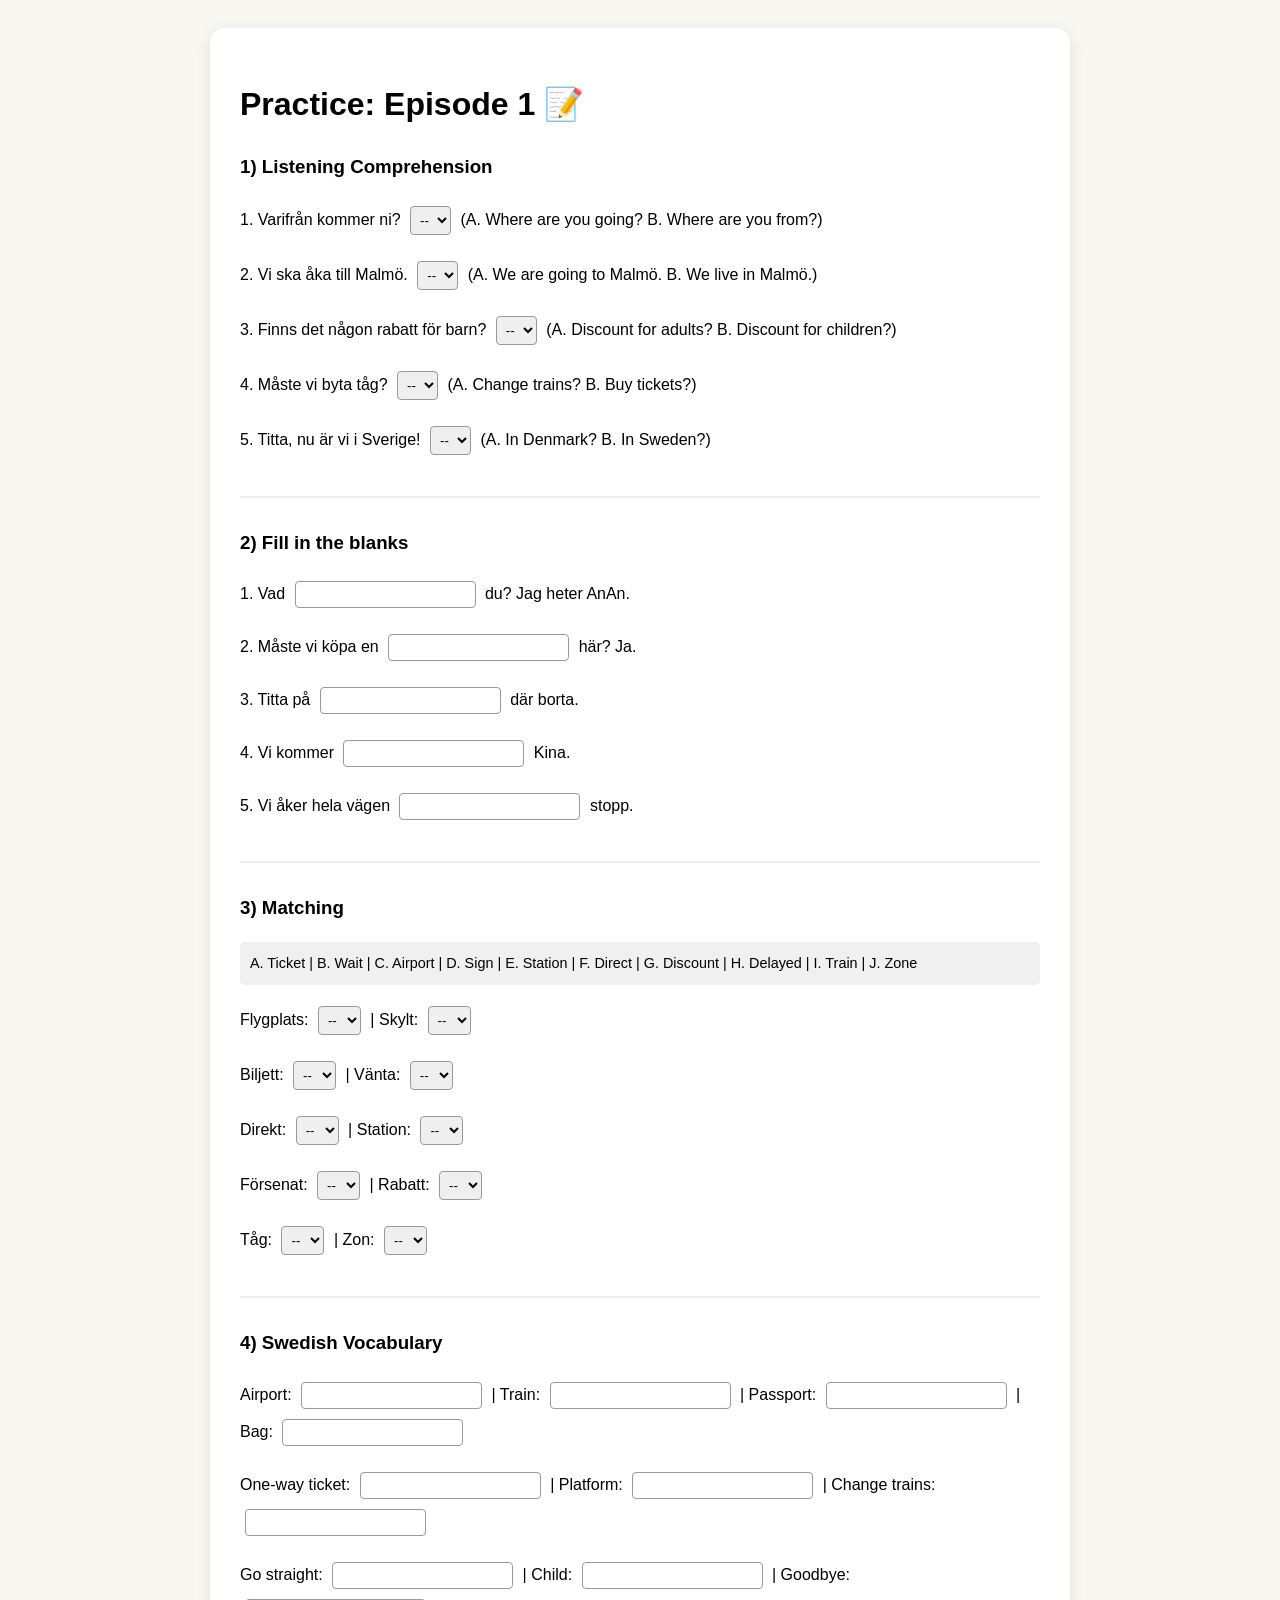
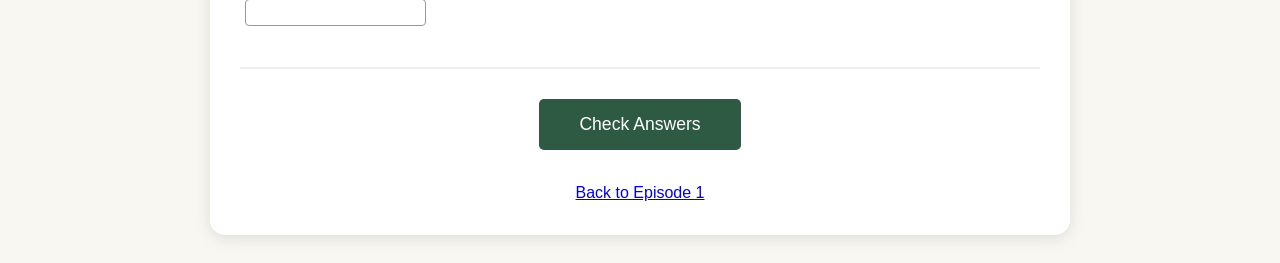
<file: episodes/practice1.html>
<!DOCTYPE html>
<html lang="sv">
<head>
    <meta charset="UTF-8">
    <title>Practice: Episode 1 | Learning Swedish</title>
    <style>
        body { font-family: sans-serif; background: #f9f7f2; padding: 20px; line-height: 1.6; }
        .container { max-width: 800px; margin: auto; padding: 30px; background: white; border-radius: 15px; box-shadow: 0 4px 15px rgba(0,0,0,0.1); }
        .quiz-section { margin-bottom: 30px; border-bottom: 2px solid #eee; padding-bottom: 20px; }
        select, input { padding: 5px; margin: 5px; border: 1px solid #999; border-radius: 4px; }
        .correct { background: #d4edda; color: #155724; font-weight: bold; }
        .wrong { background: #f8d7da; color: #721c24; font-weight: bold; }
        #check-btn { display: block; margin: 30px auto; padding: 15px 40px; background: #2e5a44; color: white; border: none; border-radius: 5px; cursor: pointer; font-size: 1.1rem; }
        .options-list { background: #f0f0f0; padding: 10px; border-radius: 5px; font-size: 0.9rem; }
    </style>
</head>
<body>

<div class="container">
    <h1>Practice: Episode 1 📝</h1>

    <!-- 1) Listening -->
    <section class="quiz-section">
        <h3>1) Listening Comprehension</h3>
        <p>1. Varifrån kommer ni? <select class="check" data-ans="B"><option>--</option><option>A</option><option>B</option></select> (A. Where are you going? B. Where are you from?)</p>
        <p>2. Vi ska åka till Malmö. <select class="check" data-ans="A"><option>--</option><option>A</option><option>B</option></select> (A. We are going to Malmö. B. We live in Malmö.)</p>
        <p>3. Finns det någon rabatt för barn? <select class="check" data-ans="B"><option>--</option><option>A</option><option>B</option></select> (A. Discount for adults? B. Discount for children?)</p>
        <p>4. Måste vi byta tåg? <select class="check" data-ans="A"><option>--</option><option>A</option><option>B</option></select> (A. Change trains? B. Buy tickets?)</p>
        <p>5. Titta, nu är vi i Sverige! <select class="check" data-ans="B"><option>--</option><option>A</option><option>B</option></select> (A. In Denmark? B. In Sweden?)</p>
    </section>

    <!-- 2) Fill in blanks -->
    <section class="quiz-section">
        <h3>2) Fill in the blanks</h3>
        <p>1. Vad <input type="text" class="check" data-ans="heter"> du? Jag heter AnAn.</p>
        <p>2. Måste vi köpa en <input type="text" class="check" data-ans="enkelbiljett"> här? Ja.</p>
        <p>3. Titta på <input type="text" class="check" data-ans="skylten"> där borta.</p>
        <p>4. Vi kommer <input type="text" class="check" data-ans="från"> Kina.</p>
        <p>5. Vi åker hela vägen <input type="text" class="check" data-ans="utan"> stopp.</p>
    </section>

    <!-- 3) Matching -->
    <section class="quiz-section">
        <h3>3) Matching</h3>
        <div class="options-list">
            A. Ticket | B. Wait | C. Airport | D. Sign | E. Station | F. Direct | G. Discount | H. Delayed | I. Train | J. Zone
        </div>
        <p>Flygplats: <select class="check" data-ans="C"><option>--</option><option>A</option><option>B</option><option>C</option><option>D</option><option>E</option><option>F</option><option>G</option><option>H</option><option>I</option><option>J</option></select> | Skylt: <select class="check" data-ans="D"><option>--</option><option>A</option><option>B</option><option>C</option><option>D</option><option>E</option><option>F</option><option>G</option><option>H</option><option>I</option><option>J</option></select></p>
        <p>Biljett: <select class="check" data-ans="A"><option>--</option><option>A</option><option>B</option><option>C</option><option>D</option><option>E</option><option>F</option><option>G</option><option>H</option><option>I</option><option>J</option></select> | Vänta: <select class="check" data-ans="B"><option>--</option><option>A</option><option>B</option><option>C</option><option>D</option><option>E</option><option>F</option><option>G</option><option>H</option><option>I</option><option>J</option></select></p>
        <p>Direkt: <select class="check" data-ans="F"><option>--</option><option>A</option><option>B</option><option>C</option><option>D</option><option>E</option><option>F</option><option>G</option><option>H</option><option>I</option><option>J</option></select> | Station: <select class="check" data-ans="E"><option>--</option><option>A</option><option>B</option><option>C</option><option>D</option><option>E</option><option>F</option><option>G</option><option>H</option><option>I</option><option>J</option></select></p>
        <p>Försenat: <select class="check" data-ans="H"><option>--</option><option>A</option><option>B</option><option>C</option><option>D</option><option>E</option><option>F</option><option>G</option><option>H</option><option>I</option><option>J</option></select> | Rabatt: <select class="check" data-ans="G"><option>--</option><option>A</option><option>B</option><option>C</option><option>D</option><option>E</option><option>F</option><option>G</option><option>H</option><option>I</option><option>J</option></select></p>
        <p>Tåg: <select class="check" data-ans="I"><option>--</option><option>A</option><option>B</option><option>C</option><option>D</option><option>E</option><option>F</option><option>G</option><option>H</option><option>I</option><option>J</option></select> | Zon: <select class="check" data-ans="J"><option>--</option><option>A</option><option>B</option><option>C</option><option>D</option><option>E</option><option>F</option><option>G</option><option>H</option><option>I</option><option>J</option></select></p>
    </section>

    <!-- 4) Vocabulary -->
    <section class="quiz-section">
        <h3>4) Swedish Vocabulary</h3>
        <p>Airport: <input type="text" class="check" data-ans="flygplats"> | Train: <input type="text" class="check" data-ans="tåg"> | Passport: <input type="text" class="check" data-ans="pass"> | Bag: <input type="text" class="check" data-ans="väska"></p>
        <p>One-way ticket: <input type="text" class="check" data-ans="enkelbiljett"> | Platform: <input type="text" class="check" data-ans="spår"> | Change trains: <input type="text" class="check" data-ans="byta"></p>
        <p>Go straight: <input type="text" class="check" data-ans="rakt fram"> | Child: <input type="text" class="check" data-ans="barn"> | Goodbye: <input type="text" class="check" data-ans="hej då"></p>
    </section>

    <button id="check-btn" onclick="checkAnswers()">Check Answers</button>
    <a href="episode1.html" style="display:block; text-align:center;">Back to Episode 1</a>
</div>

<script>
    function checkAnswers() {
        document.querySelectorAll('.check').forEach(el => {
            if(el.value.trim().toLowerCase() === el.getAttribute('data-ans').toLowerCase()) {
                el.className = 'check correct';
            } else {
                el.className = 'check wrong';
            }
        });
    }
</script>
</body>
</html>
</file>
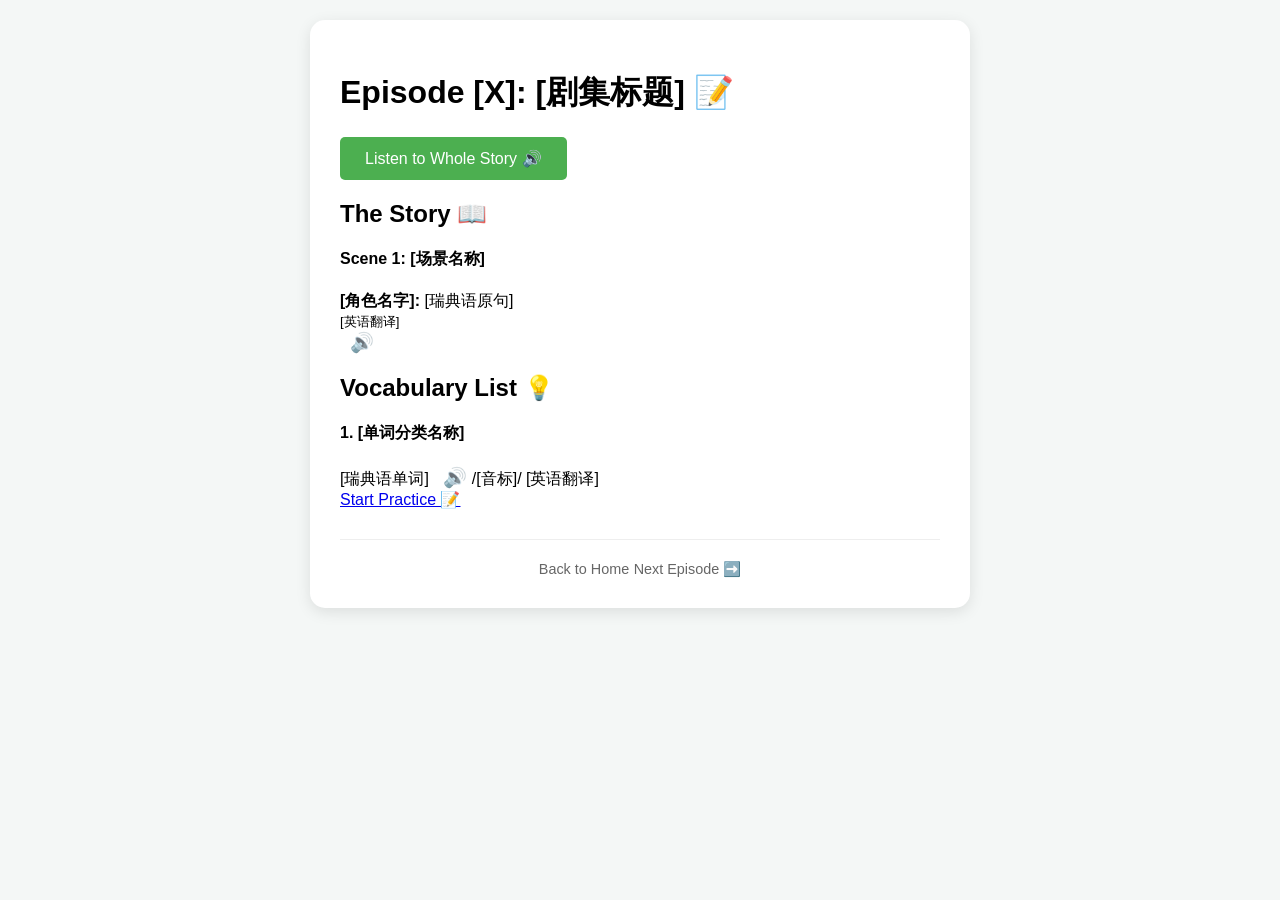
<file: episodes/template.html>
<!DOCTYPE html>
<html lang="sv">
<head>
    <meta charset="UTF-8">
    <title>Episode [X]: [剧集标题] | Learning Swedish</title>
    <!-- 确保这里包含了所有必要的 CSS 样式 -->
    <link rel="stylesheet" href="../css/style.css"> 
</head> 
<body>

<div class="container">
    <h1>Episode [X]: [剧集标题] 📝</h1>

    <div class="audio-hero">
        <button onclick="togglePlayAll()">Listen to Whole Story 🔊</button>
    </div>

    <section>
        <h2>The Story 📖</h2>
        <h4>Scene 1: [场景名称]</h4>
        
        <!-- 保持这个结构，关键在于 story-line 类名 -->
        <div class="story-line">
            <div class="text-content">
                <b>[角色名字]:</b> [瑞典语原句]<br>
                <small>[英语翻译]</small>
            </div>
            <span class="speaker-icon" onclick="play('epX_id1')">🔊</span>
        </div>
    </section>

    <section class="vocab-section">
        <h2>Vocabulary List 💡</h2>
        <h4>1. [单词分类名称]</h4>
        
        <!-- 保持这个结构，关键在于 vocab-item 类名 -->
        <div class="vocab-item">
            <span class="vocab-word">[瑞典语单词]</span>
            <span class="speaker-icon" onclick="play('v_epX_word1')">🔊</span>
            <span class="vocab-ipa">/[音标]/</span>
            <span class="vocab-trans">[英语翻译]</span>
        </div>

        <a href="practice[X].html" class="practice-btn">Start Practice 📝</a>
        
        <div class="nav-footer">
            <a href="../index.html" class="nav-btn btn-home">Back to Home</a>
            <a href="episode[X+1].html" class="nav-btn btn-next">Next Episode ➡️</a>
        </div>
    </section>
</div>

<!-- 只要 script.js 包含你刚才在 Ep1 里写的逻辑，模板就无需再写代码了 -->
<script src="../js/script.js"></script>
</body>
</html>
</file>
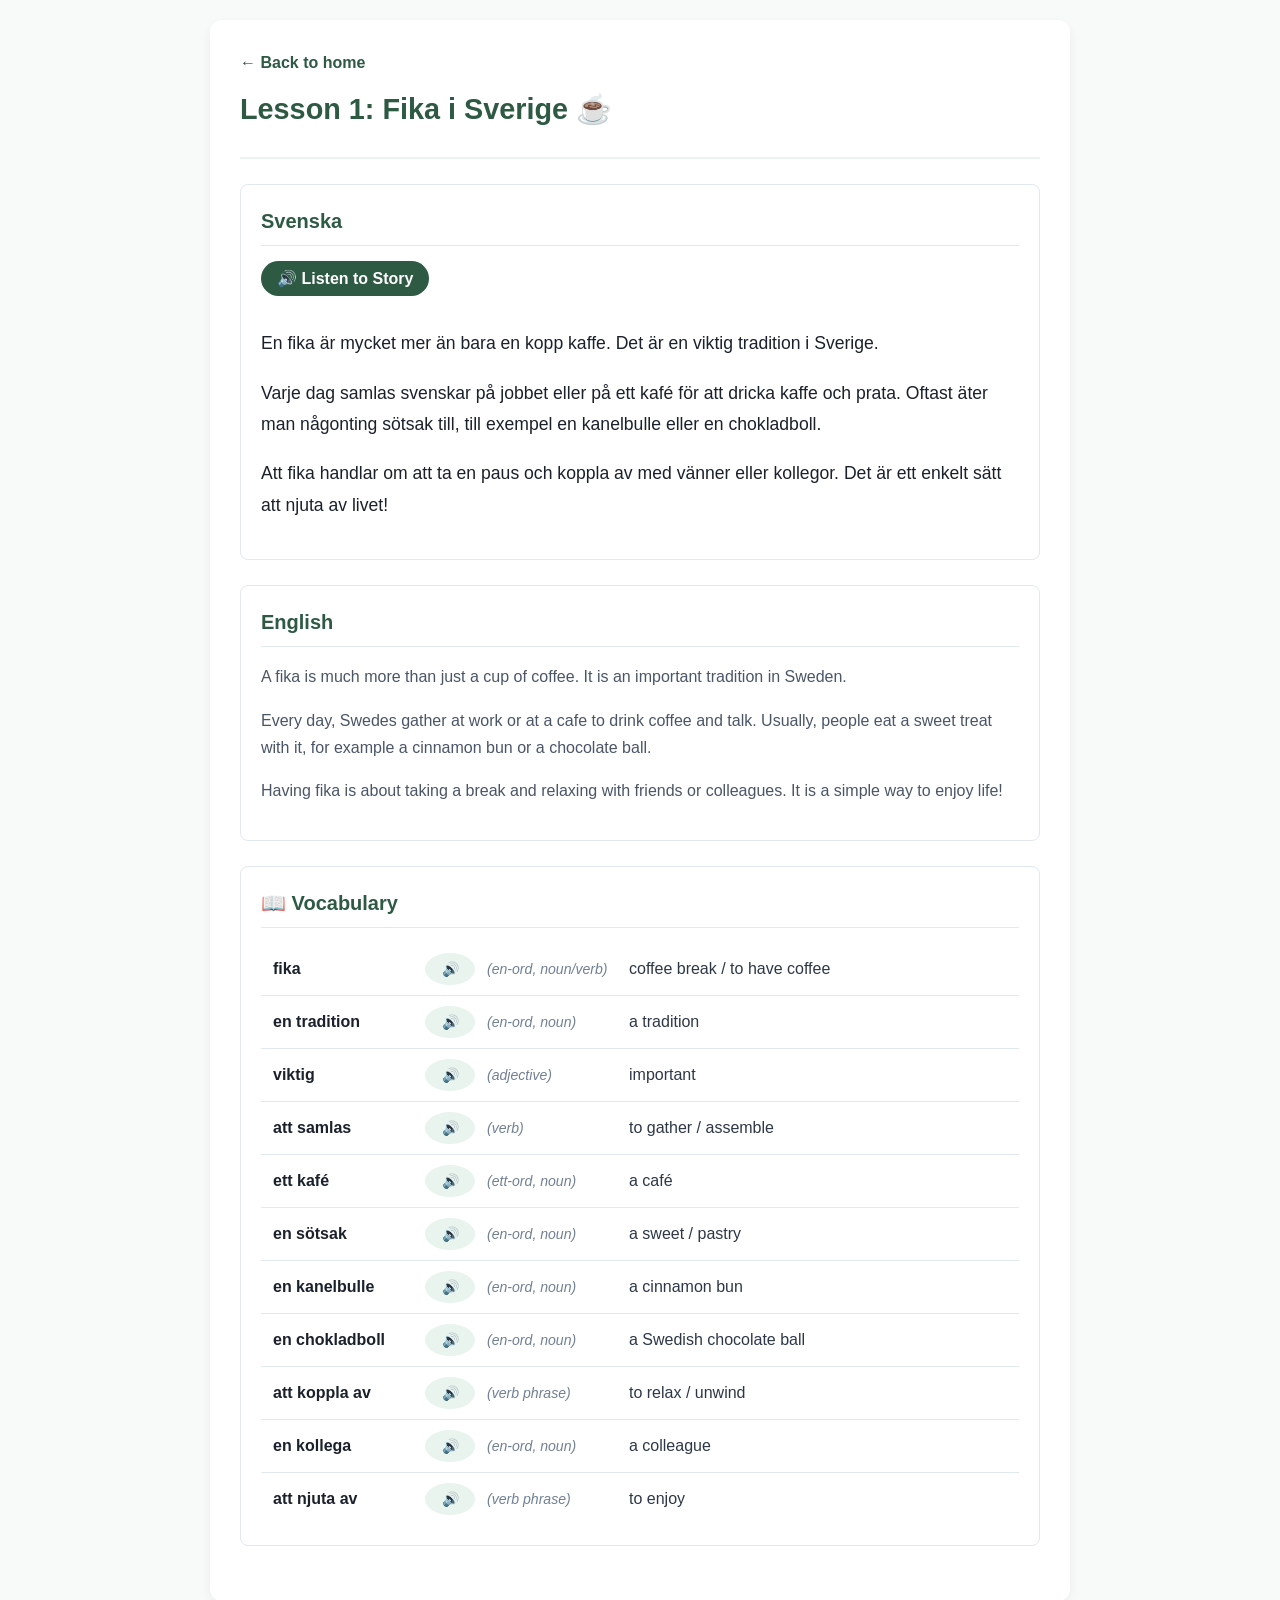
<file: stories/lesson1.html>
<!DOCTYPE html>
<html lang="sv">
<head>
    <meta charset="UTF-8">
    <meta name="viewport" content="width=device-width, initial-scale=1.0">
    <title>Lesson 1: Fika i Sverige ☕ | Swedish Stories</title>
    <!-- 如果你想引入项目全局样式 style.css，可以使用下面的路径 -->
    <link rel="stylesheet" href="../css/style.css">
    
    <style>
        :root {
            --primary-color: #2e5a44;
            --accent-color: #e8f4ed;
            --text-color: #2d3748;
            --border-color: #e2e8f0;
            --bg-color: #f8faf9;
        }

        body {
            font-family: -apple-system, BlinkMacSystemFont, "Segoe UI", Roboto, Helvetica, Arial, sans-serif;
            line-height: 1.6;
            color: var(--text-color);
            background-color: var(--bg-color);
            margin: 0;
            padding: 20px;
        }

        .container {
            max-width: 800px;
            margin: 0 auto;
            background: #ffffff;
            border-radius: 12px;
            box-shadow: 0 4px 12px rgba(0,0,0,0.05);
            padding: 30px;
        }

        /* Header & Navigation */
        .header {
            border-bottom: 2px solid var(--accent-color);
            padding-bottom: 15px;
            margin-bottom: 25px;
        }

        .back-link {
            display: inline-block;
            color: var(--primary-color);
            text-decoration: none;
            font-weight: 600;
            margin-bottom: 10px;
            transition: color 0.2s ease;
        }

        .back-link:hover {
            text-decoration: underline;
            color: #1e3d2e;
        }

        h1 {
            color: var(--primary-color);
            margin: 0 0 10px 0;
            font-size: 1.8rem;
        }

        /* Lesson Content Sections */
        .section-box {
            background: #ffffff;
            border: 1px solid var(--border-color);
            border-radius: 8px;
            padding: 20px;
            margin-bottom: 25px;
        }

        .section-title {
            color: var(--primary-color);
            font-size: 1.25rem;
            margin-top: 0;
            margin-bottom: 15px;
            display: flex;
            align-items: center;
            gap: 8px;
            border-bottom: 1px solid var(--border-color);
            padding-bottom: 8px;
        }

        .text-swedish {
            font-size: 1.1rem;
            line-height: 1.8;
            color: #1a202c;
        }

        .text-english {
            font-size: 1rem;
            line-height: 1.7;
            color: #4a5568;
        }

        /* Vocabulary Styling - Single Line Layout */
        .vocab-list {
            list-style: none;
            padding: 0;
            margin: 0;
        }

        .vocab-item {
            display: flex;
            align-items: center;
            padding: 10px 12px;
            border-bottom: 1px solid var(--border-color);
            font-size: 1rem;
            gap: 12px;
            flex-wrap: wrap;
        }

        .vocab-item:last-child {
            border-bottom: none;
        }

        .vocab-word {
            font-weight: 700;
            color: #1a202c;
            min-width: 140px;
        }

        .audio-btn {
            background: var(--accent-color);
            border: none;
            color: var(--primary-color);
            border-radius: 50%;
            width: 32px;
            height: 32px;
            display: flex;
            align-items: center;
            justify-content: center;
            cursor: pointer;
            font-size: 14px;
            transition: transform 0.1s ease, background 0.2s ease;
        }

        .audio-btn:hover {
            background: #d1ebd9;
            transform: scale(1.05);
        }

        .vocab-tag {
            color: #718096;
            font-size: 0.88rem;
            font-style: italic;
            min-width: 130px;
        }

        .vocab-translation {
            color: #2d3748;
            flex-grow: 1;
        }

        /* Play Button for Swedish Text */
        .play-all-btn {
            background-color: var(--primary-color);
            color: #ffffff;
            border: none;
            padding: 8px 16px;
            border-radius: 20px;
            font-weight: 600;
            cursor: pointer;
            display: inline-flex;
            align-items: center;
            gap: 6px;
            margin-bottom: 15px;
            transition: opacity 0.2s ease;
        }

        .play-all-btn:hover {
            opacity: 0.9;
        }
    </style>
</head>
<body>

    <div class="container">
        <!-- Header with correct relative path back to root -->
        <header class="header">
            <a href="../index.html" class="back-link">← Back to home</a>
            <h1>Lesson 1: Fika i Sverige ☕</h1>
        </header>

        <!-- 1. Swedish Text Section -->
        <section class="section-box">
            <h2 class="section-title">Svenska</h2>
            <button class="play-all-btn" onclick="speakText(document.getElementById('swedish-story').innerText)">
                🔊 Listen to Story
            </button>
            <div id="swedish-story" class="text-swedish">
                <p>En fika är mycket mer än bara en kopp kaffe. Det är en viktig tradition i Sverige.</p>
                <p>Varje dag samlas svenskar på jobbet eller på ett kafé för att dricka kaffe och prata. Oftast äter man någonting sötsak till, till exempel en kanelbulle eller en chokladboll.</p>
                <p>Att fika handlar om att ta en paus och koppla av med vänner eller kollegor. Det är ett enkelt sätt att njuta av livet!</p>
            </div>
        </section>

        <!-- 2. English Translation Section -->
        <section class="section-box">
            <h2 class="section-title">English</h2>
            <div class="text-english">
                <p>A fika is much more than just a cup of coffee. It is an important tradition in Sweden.</p>
                <p>Every day, Swedes gather at work or at a cafe to drink coffee and talk. Usually, people eat a sweet treat with it, for example a cinnamon bun or a chocolate ball.</p>
                <p>Having fika is about taking a break and relaxing with friends or colleagues. It is a simple way to enjoy life!</p>
            </div>
        </section>

        <!-- 3. Vocabulary Section (Word | Audio | POS | Translation) -->
        <section class="section-box">
            <h2 class="section-title">📖 Vocabulary</h2>
            <ul class="vocab-list">
                <li class="vocab-item">
                    <span class="vocab-word">fika</span>
                    <button class="audio-btn" title="Listen" onclick="speakText('fika')">🔊</button>
                    <span class="vocab-tag">(en-ord, noun/verb)</span>
                    <span class="vocab-translation">coffee break / to have coffee</span>
                </li>
                <li class="vocab-item">
                    <span class="vocab-word">en tradition</span>
                    <button class="audio-btn" title="Listen" onclick="speakText('en tradition')">🔊</button>
                    <span class="vocab-tag">(en-ord, noun)</span>
                    <span class="vocab-translation">a tradition</span>
                </li>
                <li class="vocab-item">
                    <span class="vocab-word">viktig</span>
                    <button class="audio-btn" title="Listen" onclick="speakText('viktig')">🔊</button>
                    <span class="vocab-tag">(adjective)</span>
                    <span class="vocab-translation">important</span>
                </li>
                <li class="vocab-item">
                    <span class="vocab-word">att samlas</span>
                    <button class="audio-btn" title="Listen" onclick="speakText('att samlas')">🔊</button>
                    <span class="vocab-tag">(verb)</span>
                    <span class="vocab-translation">to gather / assemble</span>
                </li>
                <li class="vocab-item">
                    <span class="vocab-word">ett kafé</span>
                    <button class="audio-btn" title="Listen" onclick="speakText('ett kafé')">🔊</button>
                    <span class="vocab-tag">(ett-ord, noun)</span>
                    <span class="vocab-translation">a café</span>
                </li>
                <li class="vocab-item">
                    <span class="vocab-word">en sötsak</span>
                    <button class="audio-btn" title="Listen" onclick="speakText('en sötsak')">🔊</button>
                    <span class="vocab-tag">(en-ord, noun)</span>
                    <span class="vocab-translation">a sweet / pastry</span>
                </li>
                <li class="vocab-item">
                    <span class="vocab-word">en kanelbulle</span>
                    <button class="audio-btn" title="Listen" onclick="speakText('en kanelbulle')">🔊</button>
                    <span class="vocab-tag">(en-ord, noun)</span>
                    <span class="vocab-translation">a cinnamon bun</span>
                </li>
                <li class="vocab-item">
                    <span class="vocab-word">en chokladboll</span>
                    <button class="audio-btn" title="Listen" onclick="speakText('en chokladboll')">🔊</button>
                    <span class="vocab-tag">(en-ord, noun)</span>
                    <span class="vocab-translation">a Swedish chocolate ball</span>
                </li>
                <li class="vocab-item">
                    <span class="vocab-word">att koppla av</span>
                    <button class="audio-btn" title="Listen" onclick="speakText('att koppla av')">🔊</button>
                    <span class="vocab-tag">(verb phrase)</span>
                    <span class="vocab-translation">to relax / unwind</span>
                </li>
                <li class="vocab-item">
                    <span class="vocab-word">en kollega</span>
                    <button class="audio-btn" title="Listen" onclick="speakText('en kollega')">🔊</button>
                    <span class="vocab-tag">(en-ord, noun)</span>
                    <span class="vocab-translation">a colleague</span>
                </li>
                <li class="vocab-item">
                    <span class="vocab-word">att njuta av</span>
                    <button class="audio-btn" title="Listen" onclick="speakText('att njuta av')">🔊</button>
                    <span class="vocab-tag">(verb phrase)</span>
                    <span class="vocab-translation">to enjoy</span>
                </li>
            </ul>
        </section>
    </div>

    <!-- Speech Synthesis JS (Swedish Voice) -->
    <script>
        function speakText(text) {
            if ('speechSynthesis' in window) {
                window.speechSynthesis.cancel(); 
                const utterance = new SpeechSynthesisUtterance(text);
                utterance.lang = 'sv-SE'; 
                utterance.rate = 0.85; // 稍微调慢了一点点，更适合听说练习   
                window.speechSynthesis.speak(utterance);
            } else {
                alert('Audio playback is not supported on your browser.');
            }
        }
    </script>
</body>
</html>
</file>
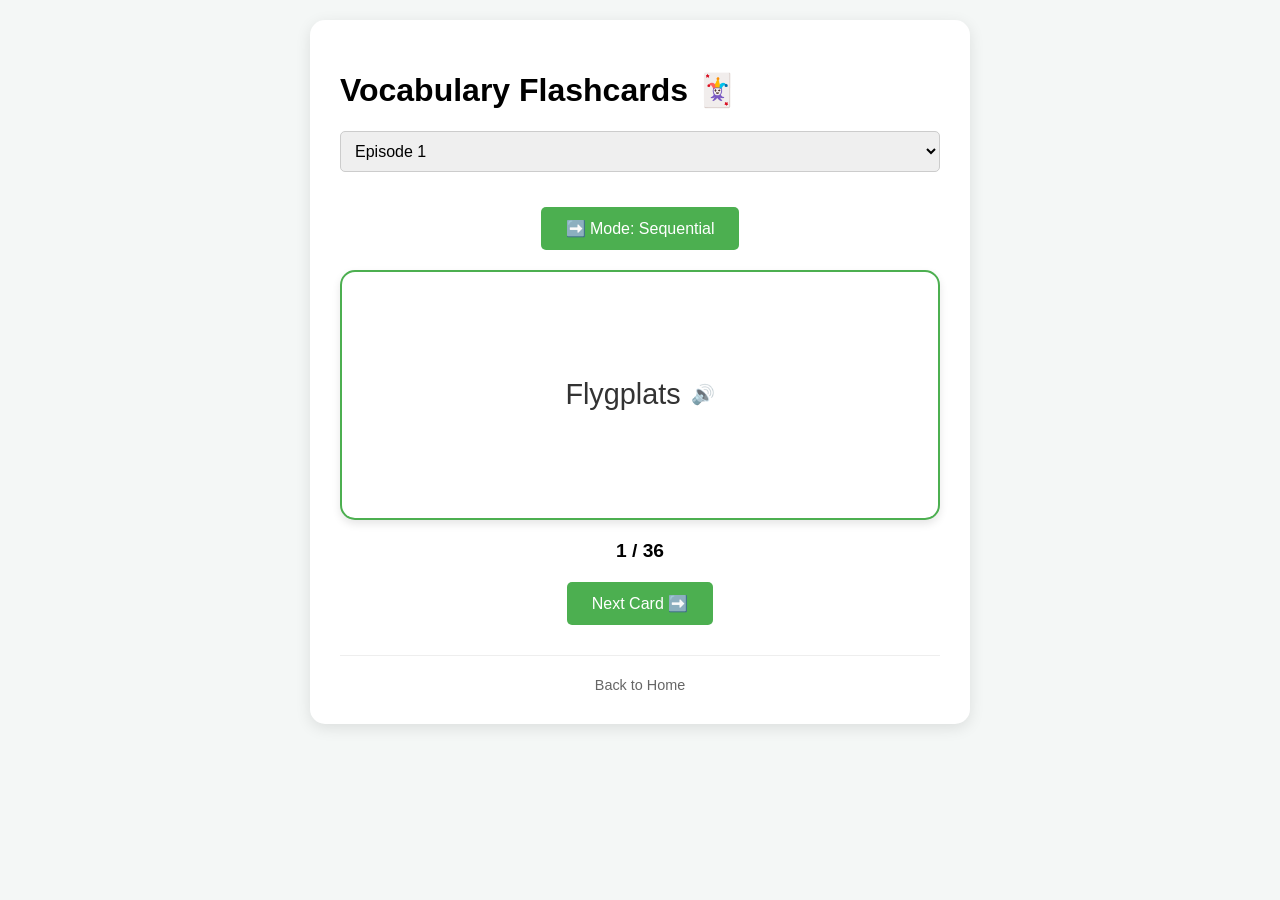
<file: vocabulary/vocabulary.html>
<!DOCTYPE html>
<html lang="sv">
<head>
    <meta charset="UTF-8">
    <title>Vocabulary Flashcards | Learning Swedish</title>
    <link rel="stylesheet" href="../css/style.css">
    <style>
        #counter {
            color: #000000 !important;
            font-weight: bold;
            font-size: 1.2rem !important;
            margin-top: 15px !important;
            text-align: center;
        }
    </style>
</head>
<body>
<div class="container">
    <h1>Vocabulary Flashcards 🃏</h1>
    
    <select id="epSelector" onchange="safeLoadDeck()">
        <option value="" disabled selected>-- Choose an Episode --</option>
        <option value="ep1">Episode 1</option>
        <option value="ep2">Episode 2</option>
        <option value="ep3">Episode 3</option> 
        <option value="ep4">Episode 4</option>
    </select>  

    <!-- 2. 新增的【顺序/随机】模式切换按钮 -->
<div class="mode-controls" style="margin: 15px 0; text-align: center;">
    <button id="modeBtn" onclick="toggleMode()" class="btn-mode">
        ➡️ Mode: Sequential
    </button>
</div>

    

    <div class="card-container" onclick="flipCard()">
        <div class="card" id="card">
            <div class="front" id="cardFront">Select a deck...</div>
            <div class="back" id="cardBack">Waiting...</div>
        </div>
    </div>

    <div id="counter"></div>
    
    <div class="card-controls">
        <button onclick="nextCard()">Next Card ➡️</button>
    </div>

    <div class="nav-footer">
        <a href="../index.html" class="nav-btn btn-home">Back to Home</a>
    </div>
</div>

<!-- 基础数据与主逻辑 -->
<script src="../js/data.js"></script>
<script src="../js/flashcard.js"></script>
<!-- 冲突源头排查：如果 script.js 报错，以下代码可以确保它不破坏 flashcard.js 的功能 -->
<script src="../js/script.js"></script>

<script>
    // 建立一层安全保护帽函数，防止原生 loadDeck 被外部脚本意外篡改或延迟覆盖
    function safeLoadDeck() {
        if (typeof loadDeck === "function") {
            loadDeck();
        } else if (typeof window.loadDeck === "function") {
            window.loadDeck();
        } else {
            console.log("Waiting for loadDeck function to be ready...");
        }
    }

    // 使用更安全的 window.onload，确保前面所有 js 文件（哪怕有小错）都安全下载完后，强行执行初始化
    window.onload = function() {
        setTimeout(function() {
            const selector = document.getElementById("epSelector");
            if (selector) {
                selector.value = "ep1"; 
                safeLoadDeck();
            }
        }, 100); // 延迟 100 毫秒强行拉起，跨越任何因缓存导致的死锁
    };
</script>
</body>
</html>
</file>
<file: css/style.css>
/* --- 全局重置 --- */
body { font-family: 'Segoe UI', Tahoma, Geneva, Verdana, sans-serif; background-color: #f4f7f6; display: flex; justify-content: center; padding: 20px; margin: 0; }
.container { width: 100%; max-width: 600px; background: white; padding: 30px; border-radius: 15px; box-shadow: 0 4px 15px rgba(0,0,0,0.1); }

/* --- 下拉菜单 --- */
#epSelector { width: 100%; padding: 10px; font-size: 1rem; border-radius: 5px; border: 1px solid #ccc; margin-bottom: 20px; }


/* --- 📊 Progress Bar (修正版) --- */
.progress-container { 
    width: 100%; 
    background: #e0e0e0; 
    border-radius: 10px; 
    margin: 20px 0; 
    height: 15px;         /* 这里要把 height 独立出来 */
    overflow: hidden;    /* 这里单独写 overflow */
}
#progress { height: 100%; background: #4CAF50; width: 0%; transition: width 0.4s ease-in-out; }

/* --- 🃏 Card Container (关键修复) --- */
.card-container { perspective: 1000px; /* 必须要有透视效果 */ width: 100%; height: 250px; margin: 20px 0; cursor: pointer; }

.card { position: relative; width: 100%; height: 100%; transition: transform 0.6s; transform-style: preserve-3d; }

/* 当 JS 添加 class 时触发翻转 */
.card.flipped { transform: rotateY(180deg); }

.front, .back { position: absolute; width: 100%; height: 100%; backface-visibility: hidden; /* 翻转时隐藏背面 */ display: flex; align-items: center; justify-content: center; border-radius: 15px; font-size: 1.8rem; color: #333; box-shadow: 0 4px 8px rgba(0,0,0,0.1); padding: 20px; box-sizing: border-box; }

.front { background-color: #fff; border: 2px solid #4CAF50; }
.back { background-color: #e8f5e9; color: #2e7d32; transform: rotateY(180deg); /* 背面预先旋转180度 */ }

.speaker-icon { margin-left: 10px; font-size: 1.2rem; cursor: pointer; opacity: 0.7; transition: opacity 0.2s; }
.speaker-icon:hover { opacity: 1; }

/* --- 按钮 --- */
.card-controls { text-align: center; margin-top: 20px; }
button { padding: 12px 25px; font-size: 1rem; background-color: #4CAF50; color: white; border: none; border-radius: 5px; cursor: pointer; transition: background 0.2s; }
button:hover { background-color: #45a049; }

.nav-footer { text-align: center; margin-top: 30px; padding-top: 20px; border-top: 1px solid #eee; }
.nav-btn { text-decoration: none; color: #666; font-size: 0.9rem; }
</file>
